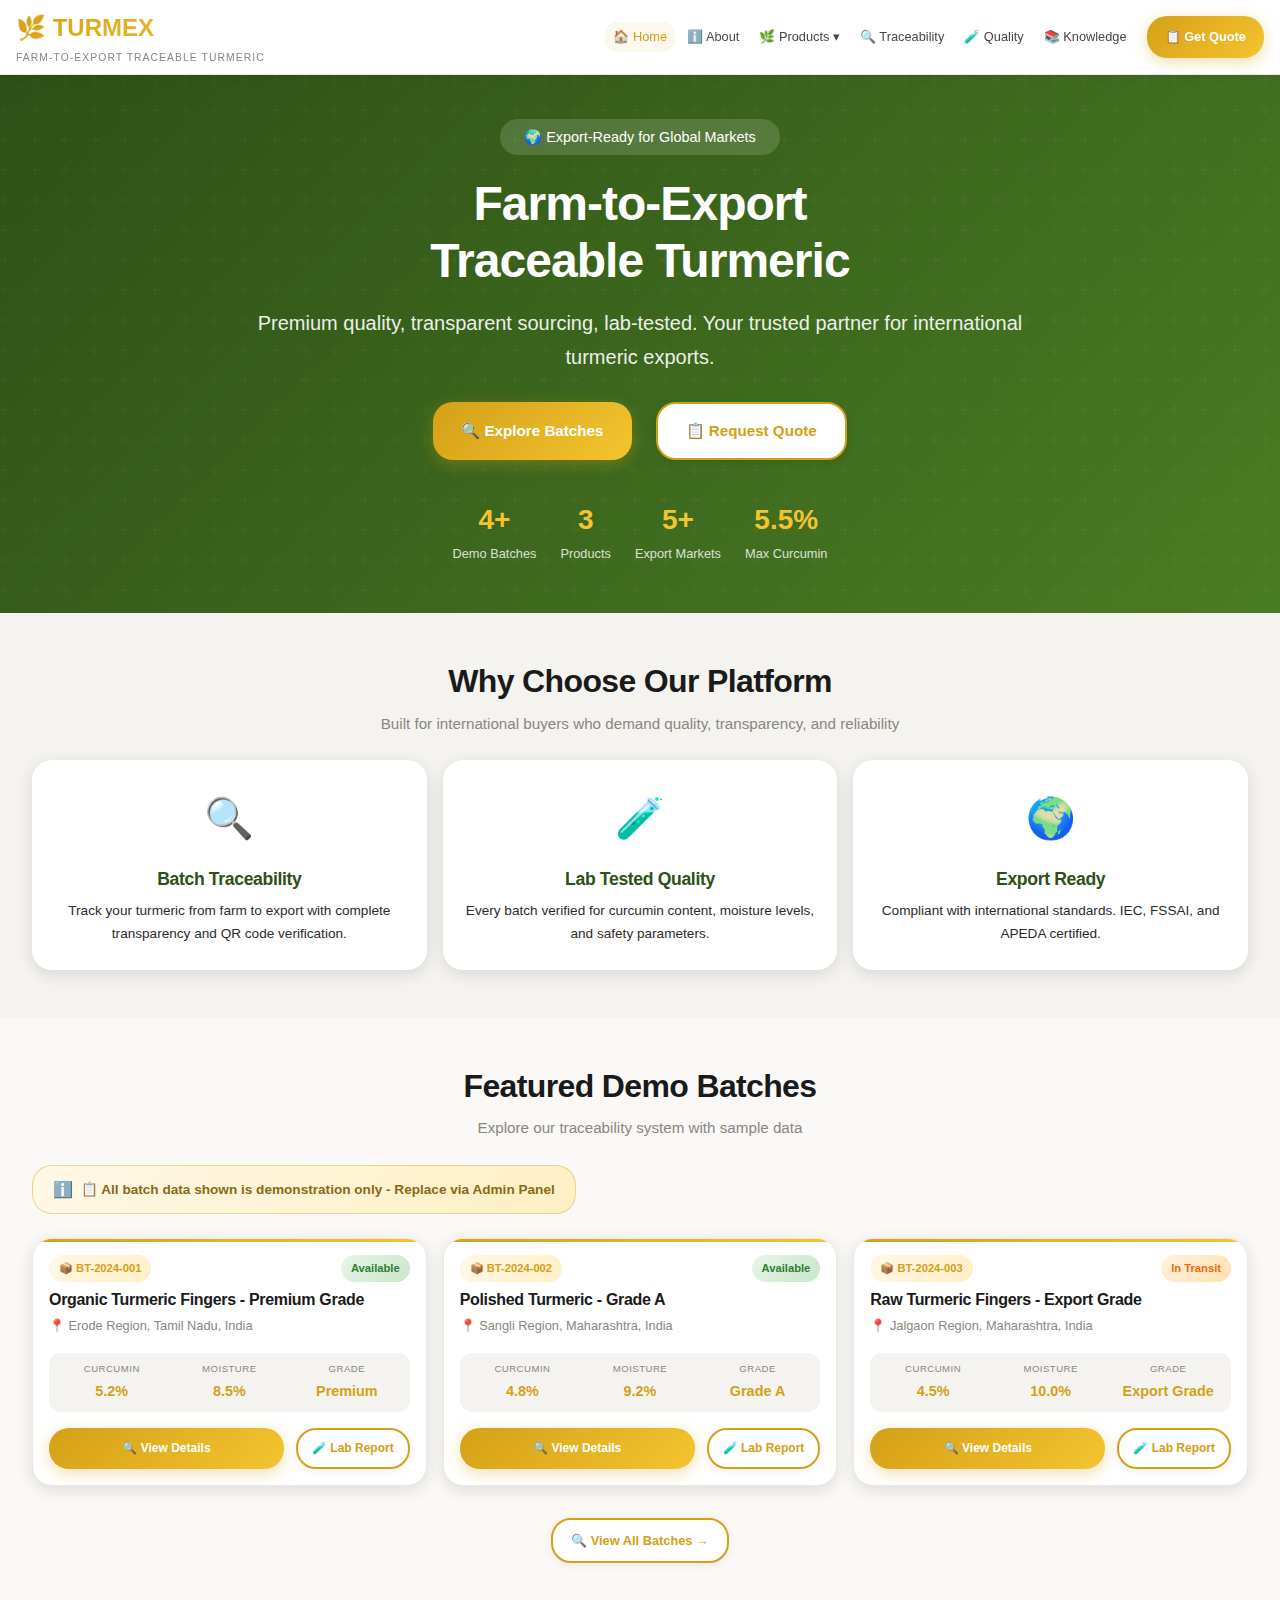
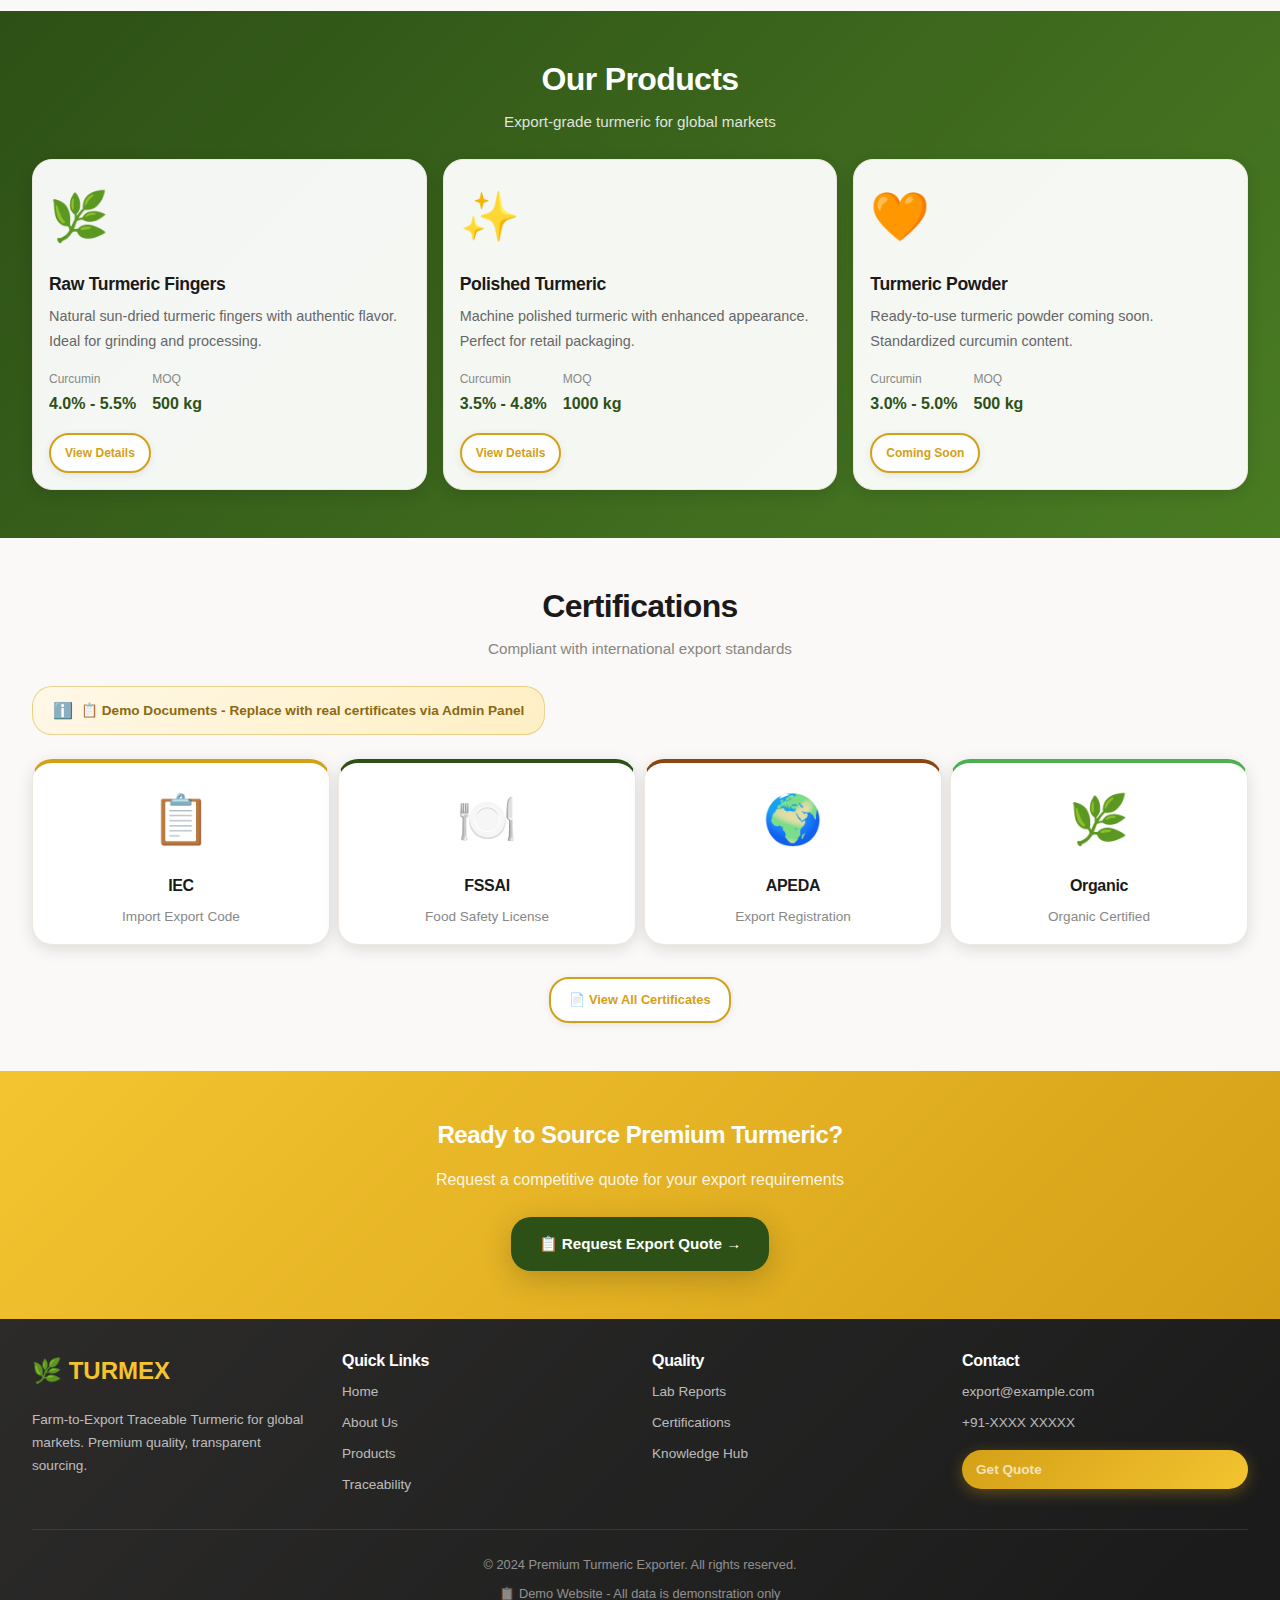
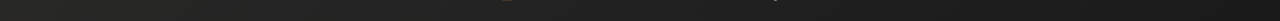
<file: index.html>
<!DOCTYPE html>
<html lang="en">
<head>
    <meta charset="UTF-8">
    <meta name="viewport" content="width=device-width, initial-scale=1.0">
    <title>Farm-to-Export Traceable Turmeric | Premium Exporter</title>
    <meta name="description" content="Premium B2B turmeric export platform offering farm-to-export traceability, lab-tested quality, and export-ready products for international buyers.">
    <link rel="stylesheet" href="css/styles.css">
</head>
<body>
    <!-- Header -->
    <header class="header">
        <div class="header-inner">
            <a href="index.html" class="logo">
                <span class="logo-text" id="company-logo-text">🌿 TURMEX</span>
                <span class="tagline" id="company-tagline">Farm-to-Export Traceable Turmeric</span>
            </a>
            
            <!-- Desktop Navigation -->
            <nav>
                <ul class="nav-menu">
                    <li class="nav-item"><a href="index.html" class="nav-link active">🏠 Home</a></li>
                    <li class="nav-item"><a href="about.html" class="nav-link">ℹ️ About</a></li>
                    <li class="nav-item">
                        <a href="products.html" class="nav-link">🌿 Products ▾</a>
                        <ul class="dropdown-menu">
                            <li><a href="products.html" class="dropdown-link">Raw Turmeric Fingers</a></li>
                            <li><a href="products.html" class="dropdown-link">Polished Turmeric</a></li>
                            <li><a href="products.html" class="dropdown-link">Turmeric Powder</a></li>
                        </ul>
                    </li>
                    <li class="nav-item"><a href="batch-traceability.html" class="nav-link">🔍 Traceability</a></li>
                    <li class="nav-item"><a href="quality-reports.html" class="nav-link">🧪 Quality</a></li>
                    <li class="nav-item"><a href="knowledge-hub.html" class="nav-link">📚 Knowledge</a></li>
                    <li class="nav-item nav-cta">
                        <a href="request-quote.html" class="btn btn-primary">📋 Get Quote</a>
                    </li>
                </ul>
            </nav>
            
            <!-- Hamburger Menu -->
            <button class="hamburger" onclick="toggleMobileNav()" aria-label="Toggle navigation">
                <span></span>
                <span></span>
                <span></span>
            </button>
        </div>
    </header>

    <!-- Mobile Navigation -->
    <div class="mobile-nav" id="mobileNav">
        <ul class="mobile-nav-list">
            <li class="mobile-nav-item">
                <a href="index.html" class="mobile-nav-link active">🏠 Home</a>
            </li>
            <li class="mobile-nav-item">
                <a href="about.html" class="mobile-nav-link">ℹ️ About Us</a>
            </li>
            <li class="mobile-nav-item">
                <a href="products.html" class="mobile-nav-link">🌿 Products</a>
            </li>
            <li class="mobile-nav-item">
                <a href="batch-traceability.html" class="mobile-nav-link">🔍 Batch Traceability</a>
            </li>
            <li class="mobile-nav-item">
                <a href="quality-reports.html" class="mobile-nav-link">🧪 Quality & Lab Reports</a>
            </li>
            <li class="mobile-nav-item">
                <a href="knowledge-hub.html" class="mobile-nav-link">📚 Knowledge Hub</a>
            </li>
            <li class="mobile-nav-item">
                <a href="request-quote.html" class="btn btn-primary mobile-nav-cta" style="width: 100%; justify-content: center;">📋 Request Quote</a>
            </li>
        </ul>
    </div>

    <!-- Hero Section -->
    <section class="hero">
        <div class="container">
            <div class="hero-content text-center">
                <div style="margin-bottom: 24px;">
                    <span style="background: rgba(255,255,255,0.15); padding: 10px 24px; border-radius: 50px; font-size: 0.9rem; font-weight: 500;">
                        🌍 Export-Ready for Global Markets
                    </span>
                </div>
                <h1>Farm-to-Export<br>Traceable Turmeric</h1>
                <p>Premium quality, transparent sourcing, lab-tested. Your trusted partner for international turmeric exports.</p>
                <div style="display: flex; gap: 16px; justify-content: center; flex-wrap: wrap;">
                    <a href="batch-traceability.html" class="btn btn-primary btn-large">🔍 Explore Batches</a>
                    <a href="request-quote.html" class="btn btn-secondary btn-large">📋 Request Quote</a>
                </div>
                
                <!-- Stats -->
                <div style="display: flex; justify-content: center; gap: 24px; margin-top: 32px; flex-wrap: wrap;">
                    <div>
                        <div style="font-size: 1.75rem; font-weight: 800; color: #F4C430;">4+</div>
                        <div style="font-size: 0.8rem; opacity: 0.8;">Demo Batches</div>
                    </div>
                    <div>
                        <div style="font-size: 1.75rem; font-weight: 800; color: #F4C430;">3</div>
                        <div style="font-size: 0.8rem; opacity: 0.8;">Products</div>
                    </div>
                    <div>
                        <div style="font-size: 1.75rem; font-weight: 800; color: #F4C430;">5+</div>
                        <div style="font-size: 0.8rem; opacity: 0.8;">Export Markets</div>
                    </div>
                    <div>
                        <div style="font-size: 1.75rem; font-weight: 800; color: #F4C430;">5.5%</div>
                        <div style="font-size: 0.8rem; opacity: 0.8;">Max Curcumin</div>
                    </div>
                </div>
            </div>
        </div>
    </section>

    <!-- Features Section -->
    <section class="section bg-light">
        <div class="container">
            <div class="section-title">
                <h2>Why Choose Our Platform</h2>
                <p>Built for international buyers who demand quality, transparency, and reliability</p>
            </div>
            <div class="grid-3" id="features-container">
                <!-- Features rendered by JavaScript -->
            </div>
        </div>
    </section>

    <!-- Featured Batches Section -->
    <section class="section">
        <div class="container">
            <div class="section-title">
                <h2>Featured Demo Batches</h2>
                <p>Explore our traceability system with sample data</p>
            </div>
            <div class="demo-badge">
                📋 All batch data shown is demonstration only - Replace via Admin Panel
            </div>
            <div class="grid-3" id="featured-batches">
                <!-- Batches rendered by JavaScript -->
            </div>
            <div class="text-center mt-xl">
                <a href="batch-traceability.html" class="btn btn-secondary">🔍 View All Batches →</a>
            </div>
        </div>
    </section>

    <!-- Products Preview -->
    <section class="section bg-secondary-color" style="background: linear-gradient(135deg, #2D5016 0%, #4A7C23 100%);">
        <div class="container">
            <div class="section-title">
                <h2 style="color: white;">Our Products</h2>
                <p style="color: rgba(255,255,255,0.85);">Export-grade turmeric for global markets</p>
            </div>
            <div class="grid-3">
                <div class="card" style="background: rgba(255,255,255,0.95);">
                    <div style="font-size: 3rem; margin-bottom: 16px;">🌿</div>
                    <h3>Raw Turmeric Fingers</h3>
                    <p style="color: #666; margin-bottom: 16px;">Natural sun-dried turmeric fingers with authentic flavor. Ideal for grinding and processing.</p>
                    <div style="display: flex; gap: 16px; flex-wrap: wrap; margin-bottom: 16px;">
                        <div>
                            <div style="font-size: 0.75rem; color: #888;">Curcumin</div>
                            <div style="font-weight: 700; color: #2D5016;">4.0% - 5.5%</div>
                        </div>
                        <div>
                            <div style="font-size: 0.75rem; color: #888;">MOQ</div>
                            <div style="font-weight: 700; color: #2D5016;">500 kg</div>
                        </div>
                    </div>
                    <a href="products.html" class="btn btn-secondary btn-small">View Details</a>
                </div>
                <div class="card" style="background: rgba(255,255,255,0.95);">
                    <div style="font-size: 3rem; margin-bottom: 16px;">✨</div>
                    <h3>Polished Turmeric</h3>
                    <p style="color: #666; margin-bottom: 16px;">Machine polished turmeric with enhanced appearance. Perfect for retail packaging.</p>
                    <div style="display: flex; gap: 16px; flex-wrap: wrap; margin-bottom: 16px;">
                        <div>
                            <div style="font-size: 0.75rem; color: #888;">Curcumin</div>
                            <div style="font-weight: 700; color: #2D5016;">3.5% - 4.8%</div>
                        </div>
                        <div>
                            <div style="font-size: 0.75rem; color: #888;">MOQ</div>
                            <div style="font-weight: 700; color: #2D5016;">1000 kg</div>
                        </div>
                    </div>
                    <a href="products.html" class="btn btn-secondary btn-small">View Details</a>
                </div>
                <div class="card" style="background: rgba(255,255,255,0.95);">
                    <div style="font-size: 3rem; margin-bottom: 16px;">🧡</div>
                    <h3>Turmeric Powder</h3>
                    <p style="color: #666; margin-bottom: 16px;">Ready-to-use turmeric powder coming soon. Standardized curcumin content.</p>
                    <div style="display: flex; gap: 16px; flex-wrap: wrap; margin-bottom: 16px;">
                        <div>
                            <div style="font-size: 0.75rem; color: #888;">Curcumin</div>
                            <div style="font-weight: 700; color: #2D5016;">3.0% - 5.0%</div>
                        </div>
                        <div>
                            <div style="font-size: 0.75rem; color: #888;">MOQ</div>
                            <div style="font-weight: 700; color: #2D5016;">500 kg</div>
                        </div>
                    </div>
                    <a href="products.html" class="btn btn-secondary btn-small">Coming Soon</a>
                </div>
            </div>
        </div>
    </section>

    <!-- Certifications Preview -->
    <section class="section">
        <div class="container">
            <div class="section-title">
                <h2>Certifications</h2>
                <p>Compliant with international export standards</p>
            </div>
            <div class="demo-badge">
                📋 Demo Documents - Replace with real certificates via Admin Panel
            </div>
            <div class="grid-4">
                <div class="card text-center" style="border-top: 4px solid #D4A017;">
                    <div style="font-size: 3rem; margin-bottom: 16px;">📋</div>
                    <h4 style="margin-bottom: 8px;">IEC</h4>
                    <p style="font-size: 0.85rem; color: #888;">Import Export Code</p>
                </div>
                <div class="card text-center" style="border-top: 4px solid #2D5016;">
                    <div style="font-size: 3rem; margin-bottom: 16px;">🍽️</div>
                    <h4 style="margin-bottom: 8px;">FSSAI</h4>
                    <p style="font-size: 0.85rem; color: #888;">Food Safety License</p>
                </div>
                <div class="card text-center" style="border-top: 4px solid #8B4513;">
                    <div style="font-size: 3rem; margin-bottom: 16px;">🌍</div>
                    <h4 style="margin-bottom: 8px;">APEDA</h4>
                    <p style="font-size: 0.85rem; color: #888;">Export Registration</p>
                </div>
                <div class="card text-center" style="border-top: 4px solid #4CAF50;">
                    <div style="font-size: 3rem; margin-bottom: 16px;">🌿</div>
                    <h4 style="margin-bottom: 8px;">Organic</h4>
                    <p style="font-size: 0.85rem; color: #888;">Organic Certified</p>
                </div>
            </div>
            <div class="text-center mt-xl">
                <a href="documents.html" class="btn btn-secondary">📄 View All Certificates</a>
            </div>
        </div>
    </section>

    <!-- CTA Section -->
    <section class="section" style="background: linear-gradient(135deg, #F4C430 0%, #D4A017 100%);">
        <div class="container text-center">
            <h2 style="color: white; font-size: 1.5rem; margin-bottom: 16px;">Ready to Source Premium Turmeric?</h2>
            <p style="color: rgba(255,255,255,0.9); font-size: 1rem; margin-bottom: 24px;">Request a competitive quote for your export requirements</p>
            <a href="request-quote.html" class="btn btn-large" style="background: #2D5016; color: white; box-shadow: 0 8px 30px rgba(0,0,0,0.2);">📋 Request Export Quote →</a>
        </div>
    </section>

    <!-- Footer -->
    <footer class="footer">
        <div class="container">
            <div class="footer-grid">
                <div class="footer-col">
                    <div style="font-size: 1.5rem; font-weight: 800; color: #F4C430; margin-bottom: 16px;">🌿 TURMEX</div>
                    <p style="color: rgba(255,255,255,0.7);">Farm-to-Export Traceable Turmeric for global markets. Premium quality, transparent sourcing.</p>
                </div>
                <div class="footer-col">
                    <h4>Quick Links</h4>
                    <a href="index.html">Home</a>
                    <a href="about.html">About Us</a>
                    <a href="products.html">Products</a>
                    <a href="batch-traceability.html">Traceability</a>
                </div>
                <div class="footer-col">
                    <h4>Quality</h4>
                    <a href="quality-reports.html">Lab Reports</a>
                    <a href="documents.html">Certifications</a>
                    <a href="knowledge-hub.html">Knowledge Hub</a>
                </div>
                <div class="footer-col">
                    <h4>Contact</h4>
                    <p style="color: rgba(255,255,255,0.7);" id="footer-email">export@example.com</p>
                    <p style="color: rgba(255,255,255,0.7);" id="footer-phone">+91-XXXX XXXXX</p>
                    <a href="request-quote.html" class="btn btn-primary btn-small" style="margin-top: 16px;">Get Quote</a>
                </div>
            </div>
            <div class="footer-bottom" style="border-top: 1px solid rgba(255,255,255,0.1); padding-top: 24px;">
                <p>&copy; 2024 <span id="footer-copyright-name">Premium Turmeric Exporter</span>. All rights reserved.</p>
                <p style="margin-top: 8px; font-size: 0.8rem; color: rgba(255,255,255,0.5);">📋 Demo Website - All data is demonstration only</p>
            </div>
        </div>
    </footer>

    <script src="js/data.js"></script>
    <script src="js/app.js"></script>
    <script>
        // Mobile Navigation Toggle
        function toggleMobileNav() {
            const hamburger = document.querySelector('.hamburger');
            const mobileNav = document.getElementById('mobileNav');
            const body = document.body;
            
            hamburger.classList.toggle('active');
            mobileNav.classList.toggle('active');
            
            // Prevent body scroll when mobile nav is open
            if (mobileNav.classList.contains('active')) {
                body.style.overflow = 'hidden';
            } else {
                body.style.overflow = '';
            }
        }

        // Close mobile nav when clicking on a link
        document.querySelectorAll('.mobile-nav-link').forEach(link => {
            link.addEventListener('click', function() {
                const hamburger = document.querySelector('.hamburger');
                const mobileNav = document.getElementById('mobileNav');
                const body = document.body;
                
                hamburger.classList.remove('active');
                mobileNav.classList.remove('active');
                body.style.overflow = '';
            });
        });

        // Close mobile nav when clicking outside
        document.addEventListener('click', function(event) {
            const mobileNav = document.getElementById('mobileNav');
            const hamburger = document.querySelector('.hamburger');
            const header = document.querySelector('.header');
            
            if (mobileNav.classList.contains('active') && 
                !mobileNav.contains(event.target) && 
                !hamburger.contains(event.target)) {
                const body = document.body;
                hamburger.classList.remove('active');
                mobileNav.classList.remove('active');
                body.style.overflow = '';
            }
        });

        // Close mobile nav on escape key
        document.addEventListener('keydown', function(event) {
            if (event.key === 'Escape') {
                const hamburger = document.querySelector('.hamburger');
                const mobileNav = document.getElementById('mobileNav');
                const body = document.body;
                
                hamburger.classList.remove('active');
                mobileNav.classList.remove('active');
                body.style.overflow = '';
            }
        });
    </script>
</body>
</html>
</file>
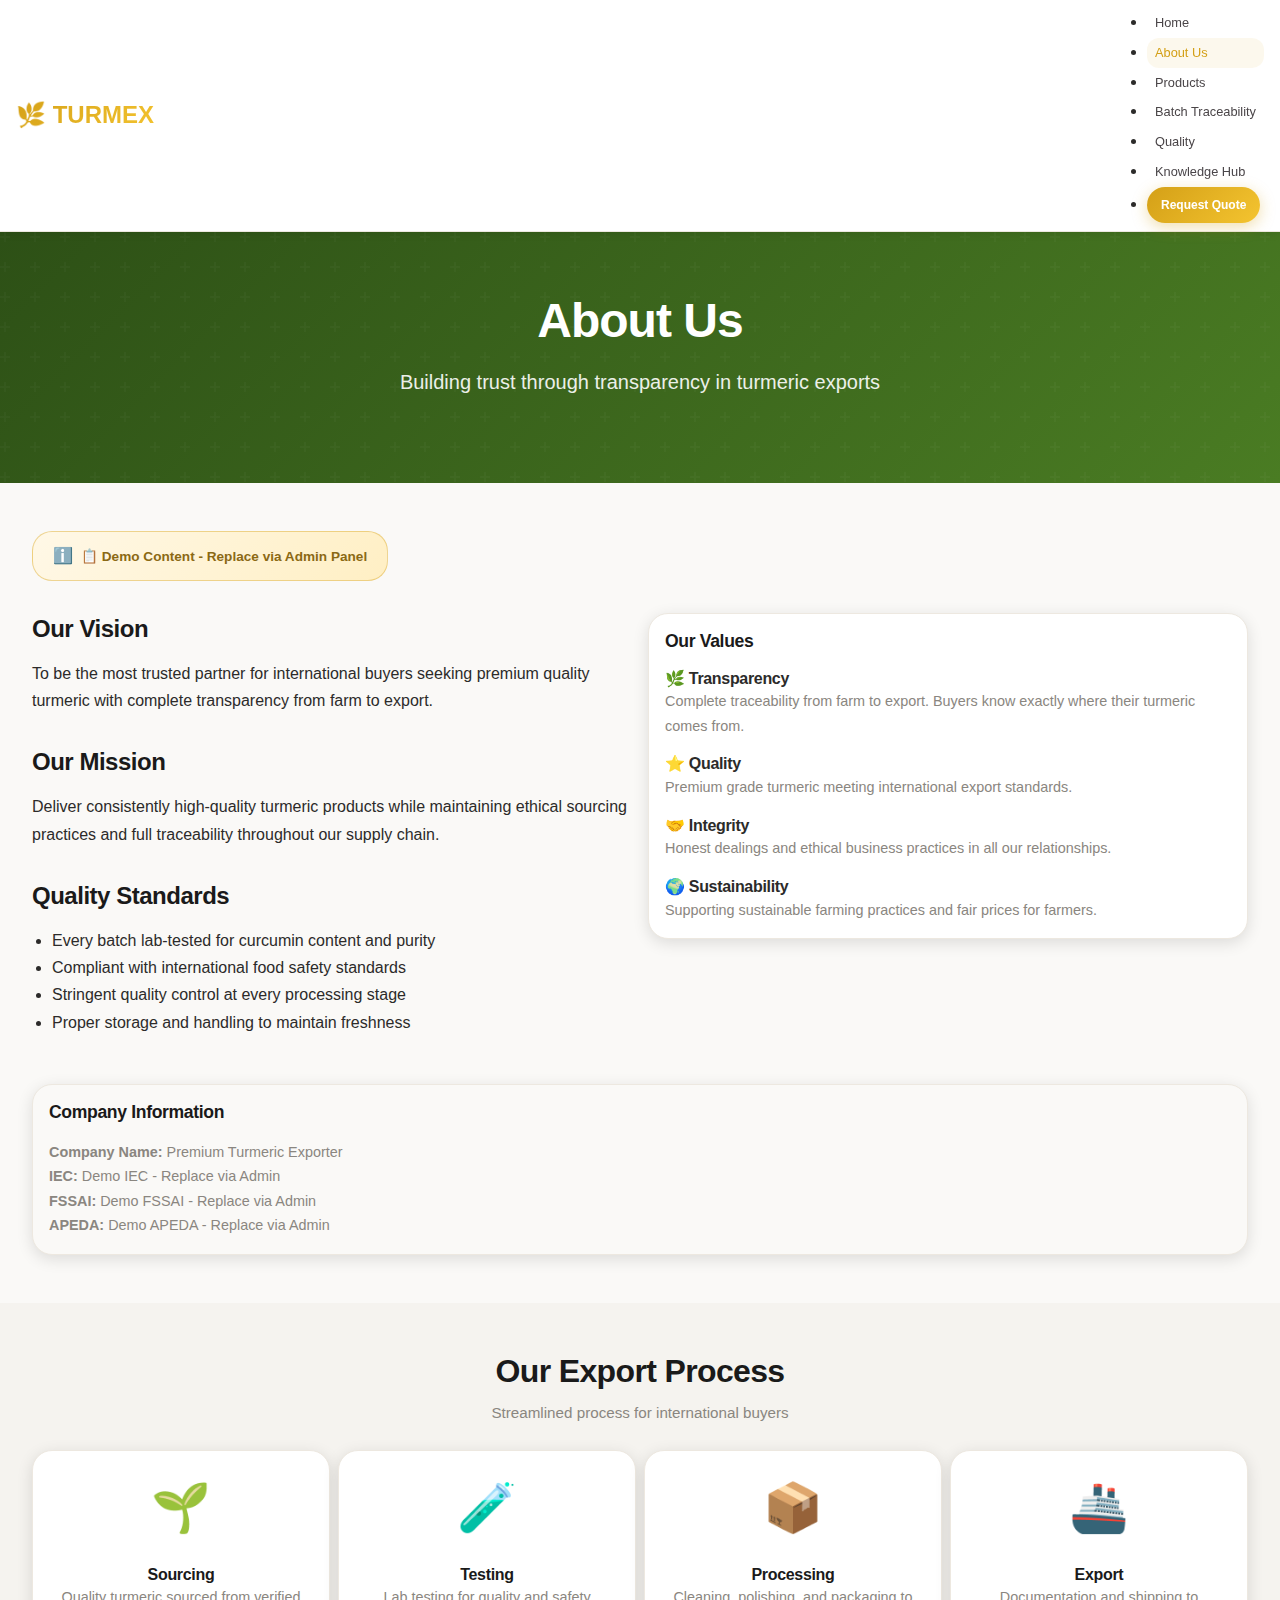
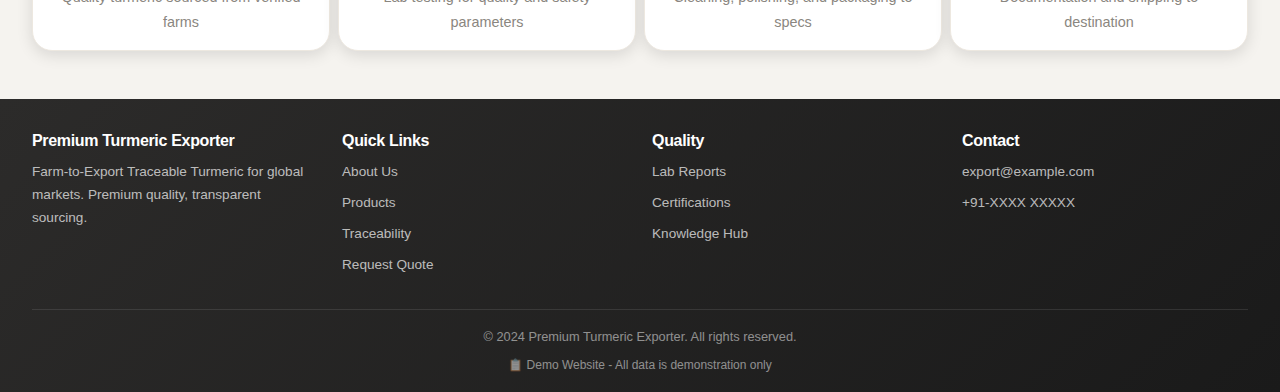
<file: about.html>
<!DOCTYPE html>
<html lang="en">
<head>
    <meta charset="UTF-8">
    <meta name="viewport" content="width=device-width, initial-scale=1.0">
    <title>About Us | Premium Turmeric Export Platform</title>
    <meta name="description" content="Learn about our commitment to premium quality, ethical sourcing, and transparent turmeric exports.">
    <link rel="stylesheet" href="css/styles.css">
</head>
<body>
    <!-- Header -->
    <header class="header">
        <div class="header-inner">
            <a href="index.html" class="logo">
                <span class="logo-text" id="company-logo-text">TURMEX</span>
            </a>
            <nav>
                <ul class="nav">
                    <li class="nav-item"><a href="index.html" class="nav-link">Home</a></li>
                    <li class="nav-item"><a href="about.html" class="nav-link active">About Us</a></li>
                    <li class="nav-item"><a href="products.html" class="nav-link">Products</a></li>
                    <li class="nav-item"><a href="batch-traceability.html" class="nav-link">Batch Traceability</a></li>
                    <li class="nav-item"><a href="quality-reports.html" class="nav-link">Quality</a></li>
                    <li class="nav-item"><a href="knowledge-hub.html" class="nav-link">Knowledge Hub</a></li>
                    <li class="nav-item"><a href="request-quote.html" class="btn btn-primary btn-small">Request Quote</a></li>
                </ul>
            </nav>
        </div>
    </header>

    <!-- Page Header -->
    <section class="hero" style="padding: 60px 0;">
        <div class="container">
            <div class="text-center">
                <h1>About Us</h1>
                <p>Building trust through transparency in turmeric exports</p>
            </div>
        </div>
    </section>

    <!-- Main Content -->
    <section class="section">
        <div class="container">
            <div class="demo-badge" style="margin-bottom: 32px;">
                📋 Demo Content - Replace via Admin Panel
            </div>
            
            <div class="grid-2">
                <div>
                    <h2 style="margin-bottom: 16px;">Our Vision</h2>
                    <p style="margin-bottom: 16px;">To be the most trusted partner for international buyers seeking premium quality turmeric with complete transparency from farm to export.</p>
                    
                    <h2 style="margin-bottom: 16px; margin-top: 32px;">Our Mission</h2>
                    <p style="margin-bottom: 16px;">Deliver consistently high-quality turmeric products while maintaining ethical sourcing practices and full traceability throughout our supply chain.</p>
                    
                    <h2 style="margin-bottom: 16px; margin-top: 32px;">Quality Standards</h2>
                    <ul style="margin-left: 20px; margin-bottom: 16px;">
                        <li>Every batch lab-tested for curcumin content and purity</li>
                        <li>Compliant with international food safety standards</li>
                        <li>Stringent quality control at every processing stage</li>
                        <li>Proper storage and handling to maintain freshness</li>
                    </ul>
                </div>
                <div>
                    <div class="card">
                        <h3 style="margin-bottom: 16px;">Our Values</h3>
                        <div style="margin-bottom: 16px;">
                            <h4 style="color: var(--primary-color);">🌿 Transparency</h4>
                            <p>Complete traceability from farm to export. Buyers know exactly where their turmeric comes from.</p>
                        </div>
                        <div style="margin-bottom: 16px;">
                            <h4 style="color: var(--primary-color);">⭐ Quality</h4>
                            <p>Premium grade turmeric meeting international export standards.</p>
                        </div>
                        <div style="margin-bottom: 16px;">
                            <h4 style="color: var(--primary-color);">🤝 Integrity</h4>
                            <p>Honest dealings and ethical business practices in all our relationships.</p>
                        </div>
                        <div>
                            <h4 style="color: var(--primary-color);">🌍 Sustainability</h4>
                            <p>Supporting sustainable farming practices and fair prices for farmers.</p>
                        </div>
                    </div>
                </div>
            </div>

            <!-- Company Info -->
            <div class="card mt-xl" style="background: var(--off-white);">
                <h3 style="margin-bottom: 16px;">Company Information</h3>
                <p><strong>Company Name:</strong> <span id="about-company-name">Premium Turmeric Exporter</span></p>
                <p><strong>IEC:</strong> Demo IEC - Replace via Admin</p>
                <p><strong>FSSAI:</strong> Demo FSSAI - Replace via Admin</p>
                <p><strong>APEDA:</strong> Demo APEDA - Replace via Admin</p>
            </div>
        </div>
    </section>

    <!-- Process Section -->
    <section class="section bg-light">
        <div class="container">
            <div class="section-title">
                <h2>Our Export Process</h2>
                <p>Streamlined process for international buyers</p>
            </div>
            <div class="grid-4">
                <div class="card text-center">
                    <div style="font-size: 48px; margin-bottom: 16px;">🌱</div>
                    <h4>Sourcing</h4>
                    <p>Quality turmeric sourced from verified farms</p>
                </div>
                <div class="card text-center">
                    <div style="font-size: 48px; margin-bottom: 16px;">🧪</div>
                    <h4>Testing</h4>
                    <p>Lab testing for quality and safety parameters</p>
                </div>
                <div class="card text-center">
                    <div style="font-size: 48px; margin-bottom: 16px;">📦</div>
                    <h4>Processing</h4>
                    <p>Cleaning, polishing, and packaging to specs</p>
                </div>
                <div class="card text-center">
                    <div style="font-size: 48px; margin-bottom: 16px;">🚢</div>
                    <h4>Export</h4>
                    <p>Documentation and shipping to destination</p>
                </div>
            </div>
        </div>
    </section>

    <!-- Footer -->
    <footer class="footer">
        <div class="container">
            <div class="footer-grid">
                <div class="footer-col">
                    <h4 id="footer-company">Premium Turmeric Exporter</h4>
                    <p>Farm-to-Export Traceable Turmeric for global markets. Premium quality, transparent sourcing.</p>
                </div>
                <div class="footer-col">
                    <h4>Quick Links</h4>
                    <a href="about.html">About Us</a>
                    <a href="products.html">Products</a>
                    <a href="batch-traceability.html">Traceability</a>
                    <a href="request-quote.html">Request Quote</a>
                </div>
                <div class="footer-col">
                    <h4>Quality</h4>
                    <a href="quality-reports.html">Lab Reports</a>
                    <a href="documents.html">Certifications</a>
                    <a href="knowledge-hub.html">Knowledge Hub</a>
                </div>
                <div class="footer-col">
                    <h4>Contact</h4>
                    <p id="footer-email">export@example.com</p>
                    <p id="footer-phone">+91-XXXX XXXXX</p>
                </div>
            </div>
            <div class="footer-bottom">
                <p>&copy; 2024 <span id="footer-copyright-name">Premium Turmeric Exporter</span>. All rights reserved.</p>
                <p style="margin-top: 8px; font-size: 12px;">📋 Demo Website - All data is demonstration only</p>
            </div>
        </div>
    </footer>

    <script src="js/data.js"></script>
    <script src="js/app.js"></script>
</body>
</html>
</file>
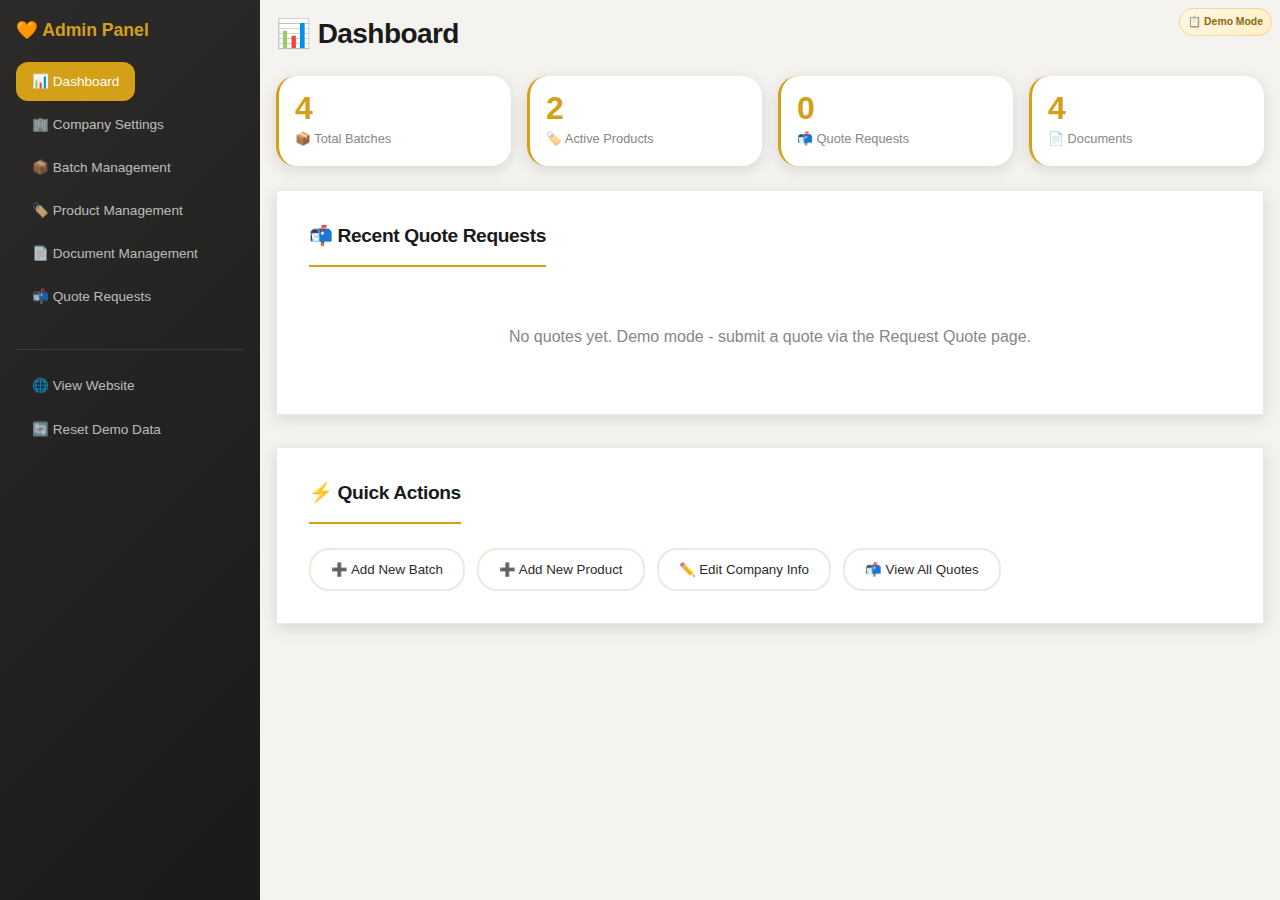
<file: admin.html>
<!DOCTYPE html>
<html lang="en">
<head>
    <meta charset="UTF-8">
    <meta name="viewport" content="width=device-width, initial-scale=1.0">
    <title>Admin Panel | Turmeric Export Platform</title>
    <meta name="description" content="Admin panel for managing turmeric export platform content, batches, products, and quotes.">
    <link rel="stylesheet" href="css/styles.css">
    <style>
        /* Admin-specific styles */
        .admin-container {
            max-width: 1400px;
            margin: 0 auto;
        }
        
        .admin-header-actions {
            display: flex;
            gap: 12px;
            align-items: center;
        }
        
        .batch-manage-item,
        .product-manage-item,
        .document-manage-item,
        .quote-manage-item {
            display: flex;
            justify-content: space-between;
            align-items: center;
            padding: 16px;
            border: 1px solid var(--light-beige);
            border-radius: var(--radius-lg);
            margin-bottom: 12px;
            background: var(--white);
            box-shadow: var(--shadow-soft);
            transition: all var(--transition-fast);
        }
        
        .batch-manage-item:hover,
        .product-manage-item:hover,
        .document-manage-item:hover,
        .quote-manage-item:hover {
            box-shadow: var(--shadow-md);
            transform: translateX(4px);
        }
        
        .batch-manage-info h4,
        .product-manage-info h4,
        .document-manage-info h4,
        .quote-manage-info h4 {
            margin-bottom: 4px;
            color: var(--primary);
            font-size: 1rem;
        }
        
        .batch-manage-info p,
        .product-manage-info p,
        .document-manage-info p,
        .quote-manage-info p {
            font-size: 0.85rem;
            color: var(--medium-gray);
            margin-bottom: 4px;
        }
        
        .batch-manage-actions,
        .product-manage-actions,
        .document-manage-actions,
        .quote-manage-actions {
            display: flex;
            gap: 8px;
        }
        
        .quote-manage-item {
            flex-wrap: wrap;
        }
        
        .quote-manage-status {
            display: flex;
            align-items: center;
            gap: 16px;
        }
        
        .valid-until {
            font-size: 0.8rem;
            color: var(--medium-gray);
        }
        
        .quote-date {
            font-size: 0.8rem;
            color: var(--medium-gray);
        }
        
        .empty-message {
            text-align: center;
            padding: 32px;
            color: var(--medium-gray);
        }
        
        .form-modal {
            display: none;
            position: fixed;
            top: 0;
            left: 0;
            width: 100%;
            height: 100%;
            background: rgba(0, 0, 0, 0.6);
            backdrop-filter: blur(8px);
            z-index: 2000;
            align-items: center;
            justify-content: center;
            padding: var(--space-xl);
        }
        
        .form-modal.active {
            display: flex;
        }
        
        .form-modal-content {
            background: var(--white);
            border-radius: var(--radius-xl);
            padding: var(--space-xxl);
            max-width: 650px;
            width: 100%;
            max-height: 85vh;
            overflow-y: auto;
            box-shadow: var(--shadow-xl);
        }
        
        .form-modal-header {
            display: flex;
            justify-content: space-between;
            align-items: center;
            margin-bottom: var(--space-xl);
        }
        
        .form-modal-close {
            font-size: 2rem;
            cursor: pointer;
            color: var(--medium-gray);
            transition: color var(--transition-fast);
        }
        
        .form-modal-close:hover {
            color: var(--charcoal);
        }
        
        .dashboard-section {
            background: var(--white);
            border-radius: var(--radius-xl);
            padding: var(--space-xl);
            box-shadow: var(--shadow-md);
            margin-bottom: var(--space-xl);
            border: 1px solid var(--light-beige);
        }
        
        .dashboard-section h3 {
            margin-bottom: var(--space-lg);
            padding-bottom: var(--space-md);
            border-bottom: 2px solid var(--primary);
            display: inline-block;
            font-size: 1.2rem;
        }
        
        .recent-activity {
            max-height: 350px;
            overflow-y: auto;
        }
        
        .quick-action-btn {
            display: inline-flex;
            align-items: center;
            gap: 8px;
            padding: 12px 20px;
            background: var(--white);
            border: 2px solid var(--light-beige);
            border-radius: var(--radius-lg);
            color: var(--charcoal);
            font-weight: 500;
            cursor: pointer;
            transition: all var(--transition-fast);
        }
        
        .quick-action-btn:hover {
            border-color: var(--primary);
            color: var(--primary);
            transform: translateY(-2px);
        }
        
        .stats-card {
            background: linear-gradient(135deg, var(--white) 0%, var(--cream) 100%);
        }
    </style>
</head>
<body>
    <div class="admin-layout">
        <!-- Admin Sidebar -->
        <aside class="admin-sidebar">
            <div class="admin-logo">🧡 Admin Panel</div>
            <nav>
                <ul class="admin-nav">
                    <li class="admin-nav-item">
                        <a href="#" class="admin-nav-link active" data-section="dashboard">
                            📊 Dashboard
                        </a>
                    </li>
                    <li class="admin-nav-item">
                        <a href="#" class="admin-nav-link" data-section="company">
                            🏢 Company Settings
                        </a>
                    </li>
                    <li class="admin-nav-item">
                        <a href="#" class="admin-nav-link" data-section="batches">
                            📦 Batch Management
                        </a>
                    </li>
                    <li class="admin-nav-item">
                        <a href="#" class="admin-nav-link" data-section="products">
                            🏷️ Product Management
                        </a>
                    </li>
                    <li class="admin-nav-item">
                        <a href="#" class="admin-nav-link" data-section="documents">
                            📄 Document Management
                        </a>
                    </li>
                    <li class="admin-nav-item">
                        <a href="#" class="admin-nav-link" data-section="quotes">
                            📬 Quote Requests
                        </a>
                    </li>
                </ul>
            </nav>
            <div style="margin-top: 32px; padding-top: 16px; border-top: 1px solid rgba(255,255,255,0.1);">
                <a href="index.html" class="admin-nav-link" style="margin-bottom: 8px;">
                    🌐 View Website
                </a>
                <button class="admin-nav-link" style="width: 100%; cursor: pointer; background: none; border: none;" onclick="resetDemoData()">
                    🔄 Reset Demo Data
                </button>
            </div>
        </aside>

        <!-- Admin Content -->
        <main class="admin-content">
            <div class="admin-container">
                <!-- Dashboard Section -->
                <section id="section-dashboard" class="admin-section active">
                    <div class="admin-header">
                        <h1>📊 Dashboard</h1>
                        <div class="admin-header-actions">
                            <span class="demo-badge-small">📋 Demo Mode</span>
                        </div>
                    </div>
                    
                    <div class="stats-grid">
                        <div class="stat-card">
                            <div class="stat-value" id="stat-batches">0</div>
                            <div class="stat-label">📦 Total Batches</div>
                        </div>
                        <div class="stat-card">
                            <div class="stat-value" id="stat-products">0</div>
                            <div class="stat-label">🏷️ Active Products</div>
                        </div>
                        <div class="stat-card">
                            <div class="stat-value" id="stat-quotes">0</div>
                            <div class="stat-label">📬 Quote Requests</div>
                        </div>
                        <div class="stat-card">
                            <div class="stat-value" id="stat-documents">0</div>
                            <div class="stat-label">📄 Documents</div>
                        </div>
                    </div>
                    
                    <div class="dashboard-section">
                        <h3>📬 Recent Quote Requests</h3>
                        <div id="recent-quotes" class="recent-activity">
                            <p class="empty-message">
                                <span style="font-size: 2rem; display: block; margin-bottom: 8px;">📭</span>
                                No quotes yet.<br>
                                <small>Demo mode - submit a quote via the Request Quote page.</small>
                            </p>
                        </div>
                    </div>
                    
                    <div class="dashboard-section">
                        <h3>⚡ Quick Actions</h3>
                        <div style="display: flex; gap: 12px; flex-wrap: wrap;">
                            <button class="quick-action-btn" onclick="showSection('batches')">
                                ➕ Add New Batch
                            </button>
                            <button class="quick-action-btn" onclick="showSection('products')">
                                ➕ Add New Product
                            </button>
                            <button class="quick-action-btn" onclick="showSection('company')">
                                ✏️ Edit Company Info
                            </button>
                            <button class="quick-action-btn" onclick="showSection('quotes')">
                                📬 View All Quotes
                            </button>
                        </div>
                    </div>
                </section>

                <!-- Company Settings Section -->
                <section id="section-company" class="admin-section">
                    <div class="admin-header">
                        <h1>🏢 Company Settings</h1>
                        <span class="demo-badge-small">📋 Demo Mode</span>
                    </div>
                    
                    <div class="dashboard-section">
                        <h3>🏷️ Brand Information</h3>
                        <p style="margin-bottom: 24px; color: var(--medium-gray);">Update your company details - these will appear across the website.</p>
                        <form id="company-settings-form">
                            <!-- Form rendered by JavaScript -->
                        </form>
                    </div>
                </section>

                <!-- Batch Management Section -->
                <section id="section-batches" class="admin-section">
                    <div class="admin-header">
                        <h1>📦 Batch Management</h1>
                        <div class="admin-header-actions">
                            <button class="btn btn-primary" onclick="showAddBatchForm()">➕ Add New Batch</button>
                        </div>
                    </div>
                    
                    <div class="dashboard-section">
                        <h3>📋 All Batches</h3>
                        <p style="margin-bottom: 16px; color: var(--medium-gray);">Manage your traceability batches here.</p>
                        <div id="batches-list-admin">
                            <!-- Batches list rendered by JavaScript -->
                        </div>
                    </div>
                </section>

                <!-- Product Management Section -->
                <section id="section-products" class="admin-section">
                    <div class="admin-header">
                        <h1>🏷️ Product Management</h1>
                        <div class="admin-header-actions">
                            <button class="btn btn-primary" onclick="showAddProductForm()">➕ Add New Product</button>
                        </div>
                    </div>
                    
                    <div class="dashboard-section">
                        <h3>📦 All Products</h3>
                        <p style="margin-bottom: 16px; color: var(--medium-gray);">Manage your product catalog here.</p>
                        <div id="products-list-admin">
                            <!-- Products list rendered by JavaScript -->
                        </div>
                    </div>
                </section>

                <!-- Document Management Section -->
                <section id="section-documents" class="admin-section">
                    <div class="admin-header">
                        <h1>📄 Document Management</h1>
                        <span class="demo-badge-small">📋 Demo Mode</span>
                    </div>
                    
                    <div class="dashboard-section">
                        <h3>🏆 Certificates & Documents</h3>
                        <p style="margin-bottom: 16px; color: var(--medium-gray);">Upload and manage export certificates and documents.</p>
                        <div id="documents-list-admin">
                            <!-- Documents list rendered by JavaScript -->
                        </div>
                    </div>
                </section>

                <!-- Quotes Management Section -->
                <section id="section-quotes" class="admin-section">
                    <div class="admin-header">
                        <h1>📬 Quote Requests</h1>
                        <span class="demo-badge-small">📋 Demo Mode</span>
                    </div>
                    
                    <div class="dashboard-section">
                        <h3>📧 All Quote Inquiries</h3>
                        <p style="margin-bottom: 16px; color: var(--medium-gray);">View and manage buyer quote requests.</p>
                        <div id="quotes-list-admin">
                            <!-- Quotes list rendered by JavaScript -->
                        </div>
                    </div>
                </section>
            </div>
        </main>
    </div>

    <!-- Batch Form Modal -->
    <div id="batch-form-modal" class="form-modal">
        <div class="form-modal-content">
            <div class="form-modal-header">
                <h3>📦 Batch Form</h3>
                <span class="form-modal-close" onclick="closeBatchForm()">&times;</span>
            </div>
            <div id="batch-form">
                <!-- Form rendered by JavaScript -->
            </div>
        </div>
    </div>

    <!-- Product Form Modal -->
    <div id="product-form-modal" class="form-modal">
        <div class="form-modal-content">
            <div class="form-modal-header">
                <h3>🏷️ Product Form</h3>
                <span class="form-modal-close" onclick="closeProductForm()">&times;</span>
            </div>
            <div id="product-form">
                <!-- Form rendered by JavaScript -->
            </div>
        </div>
    </div>

    <!-- Document Form Modal -->
    <div id="document-form-modal" class="form-modal">
        <div class="form-modal-content">
            <div class="form-modal-header">
                <h3>📄 Document Form</h3>
                <span class="form-modal-close" onclick="closeDocumentForm()">&times;</span>
            </div>
            <div id="document-form">
                <!-- Form rendered by JavaScript -->
            </div>
        </div>
    </div>

    <script src="js/data.js"></script>
    <script src="js/admin.js"></script>
    <script>
        // Initialize admin panel on load
        document.addEventListener('DOMContentLoaded', function() {
            // Add click handlers to nav items
            document.querySelectorAll('.admin-nav-link[data-section]').forEach(link => {
                link.addEventListener('click', function(e) {
                    e.preventDefault();
                    const section = this.getAttribute('data-section');
                    showSection(section);
                });
            });
        });
    </script>
</body>
</html>
</file>
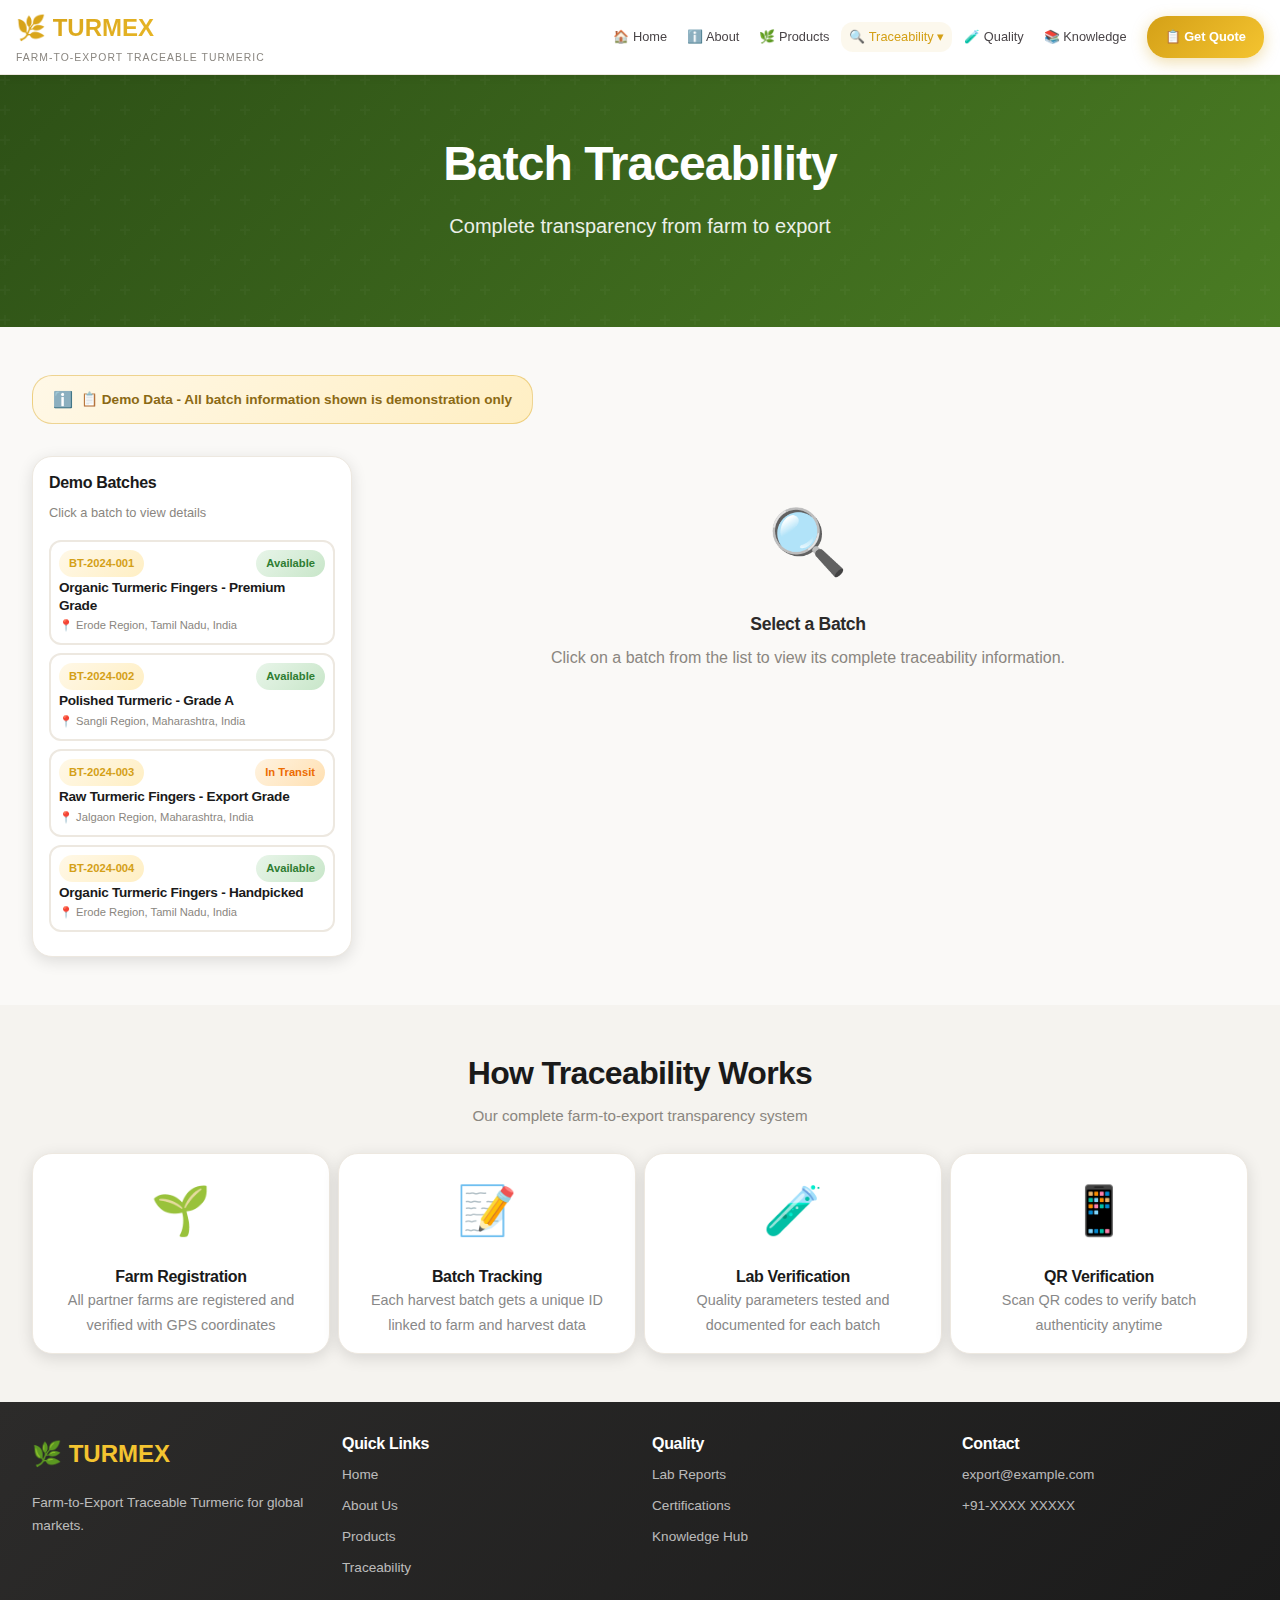
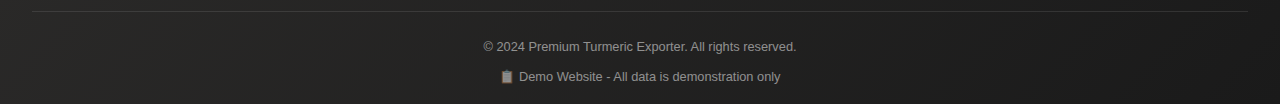
<file: batch-traceability.html>
<!DOCTYPE html>
<html lang="en">
<head>
    <meta charset="UTF-8">
    <meta name="viewport" content="width=device-width, initial-scale=1.0">
    <title>Batch Traceability | Premium Turmeric Export Platform</title>
    <meta name="description" content="Track turmeric batches from farm to export with complete transparency and traceability.">
    <link rel="stylesheet" href="css/styles.css">
</head>
<body>
    <!-- Header -->
    <header class="header">
        <div class="header-inner">
            <a href="index.html" class="logo">
                <span class="logo-text" id="company-logo-text">🌿 TURMEX</span>
                <span class="tagline" id="company-tagline">Farm-to-Export Traceable Turmeric</span>
            </a>
            
            <!-- Desktop Navigation -->
            <nav>
                <ul class="nav-menu">
                    <li class="nav-item"><a href="index.html" class="nav-link">🏠 Home</a></li>
                    <li class="nav-item"><a href="about.html" class="nav-link">ℹ️ About</a></li>
                    <li class="nav-item"><a href="products.html" class="nav-link">🌿 Products</a></li>
                    <li class="nav-item"><a href="batch-traceability.html" class="nav-link active">🔍 Traceability ▾</a>
                        <ul class="dropdown-menu">
                            <li><a href="batch-traceability.html" class="dropdown-link">View All Batches</a></li>
                            <li><a href="quality-reports.html" class="dropdown-link">Lab Reports</a></li>
                        </ul>
                    </li>
                    <li class="nav-item"><a href="quality-reports.html" class="nav-link">🧪 Quality</a></li>
                    <li class="nav-item"><a href="knowledge-hub.html" class="nav-link">📚 Knowledge</a></li>
                    <li class="nav-item nav-cta">
                        <a href="request-quote.html" class="btn btn-primary">📋 Get Quote</a>
                    </li>
                </ul>
            </nav>
            
            <!-- Hamburger Menu -->
            <button class="hamburger" onclick="toggleMobileNav()" aria-label="Toggle navigation">
                <span></span>
                <span></span>
                <span></span>
            </button>
        </div>
    </header>

    <!-- Mobile Navigation -->
    <div class="mobile-nav" id="mobileNav">
        <ul class="mobile-nav-list">
            <li class="mobile-nav-item">
                <a href="index.html" class="mobile-nav-link">🏠 Home</a>
            </li>
            <li class="mobile-nav-item">
                <a href="about.html" class="mobile-nav-link">ℹ️ About Us</a>
            </li>
            <li class="mobile-nav-item">
                <a href="products.html" class="mobile-nav-link">🌿 Products</a>
            </li>
            <li class="mobile-nav-item">
                <a href="batch-traceability.html" class="mobile-nav-link active">🔍 Batch Traceability</a>
            </li>
            <li class="mobile-nav-item">
                <a href="quality-reports.html" class="mobile-nav-link">🧪 Quality & Lab Reports</a>
            </li>
            <li class="mobile-nav-item">
                <a href="knowledge-hub.html" class="mobile-nav-link">📚 Knowledge Hub</a>
            </li>
            <li class="mobile-nav-item">
                <a href="request-quote.html" class="btn btn-primary mobile-nav-cta" style="width: 100%; justify-content: center;">📋 Request Quote</a>
            </li>
        </ul>
    </div>

    <!-- Page Header -->
    <section class="hero" style="padding: 60px 0;">
        <div class="container">
            <div class="text-center">
                <h1>Batch Traceability</h1>
                <p>Complete transparency from farm to export</p>
            </div>
        </div>
    </section>

    <!-- Main Content -->
    <section class="section">
        <div class="container">
            <div class="demo-badge" style="margin-bottom: 32px;">
                📋 Demo Data - All batch information shown is demonstration only
            </div>
            
            <div class="batch-traceability-grid">
                <!-- Batches List Sidebar -->
                <div class="batch-list-sidebar">
                    <h3>Demo Batches</h3>
                    <p>Click a batch to view details</p>
                    <div id="batches-list">
                        <!-- Batches rendered by JavaScript -->
                    </div>
                </div>
                
                <!-- Batch Detail View -->
                <div id="batch-detail">
                    <div class="empty-state">
                        <div style="font-size: 4rem; margin-bottom: 16px;">🔍</div>
                        <h3>Select a Batch</h3>
                        <p>Click on a batch from the list to view its complete traceability information.</p>
                    </div>
                </div>
            </div>
        </div>
    </section>

    <!-- Traceability Info -->
    <section class="section bg-light">
        <div class="container">
            <div class="section-title">
                <h2>How Traceability Works</h2>
                <p>Our complete farm-to-export transparency system</p>
            </div>
            <div class="grid-4">
                <div class="card text-center">
                    <div style="font-size: 3rem; margin-bottom: 16px;">🌱</div>
                    <h4>Farm Registration</h4>
                    <p style="color: #888; font-size: 0.9rem;">All partner farms are registered and verified with GPS coordinates</p>
                </div>
                <div class="card text-center">
                    <div style="font-size: 3rem; margin-bottom: 16px;">📝</div>
                    <h4>Batch Tracking</h4>
                    <p style="color: #888; font-size: 0.9rem;">Each harvest batch gets a unique ID linked to farm and harvest data</p>
                </div>
                <div class="card text-center">
                    <div style="font-size: 3rem; margin-bottom: 16px;">🧪</div>
                    <h4>Lab Verification</h4>
                    <p style="color: #888; font-size: 0.9rem;">Quality parameters tested and documented for each batch</p>
                </div>
                <div class="card text-center">
                    <div style="font-size: 3rem; margin-bottom: 16px;">📱</div>
                    <h4>QR Verification</h4>
                    <p style="color: #888; font-size: 0.9rem;">Scan QR codes to verify batch authenticity anytime</p>
                </div>
            </div>
        </div>
    </section>

    <!-- Footer -->
    <footer class="footer">
        <div class="container">
            <div class="footer-grid">
                <div class="footer-col">
                    <div style="font-size: 1.5rem; font-weight: 800; color: #F4C430; margin-bottom: 16px;">🌿 TURMEX</div>
                    <p style="color: rgba(255,255,255,0.7);">Farm-to-Export Traceable Turmeric for global markets.</p>
                </div>
                <div class="footer-col">
                    <h4>Quick Links</h4>
                    <a href="index.html">Home</a>
                    <a href="about.html">About Us</a>
                    <a href="products.html">Products</a>
                    <a href="batch-traceability.html">Traceability</a>
                </div>
                <div class="footer-col">
                    <h4>Quality</h4>
                    <a href="quality-reports.html">Lab Reports</a>
                    <a href="documents.html">Certifications</a>
                    <a href="knowledge-hub.html">Knowledge Hub</a>
                </div>
                <div class="footer-col">
                    <h4>Contact</h4>
                    <p style="color: rgba(255,255,255,0.7);" id="footer-email">export@example.com</p>
                    <p style="color: rgba(255,255,255,0.7);" id="footer-phone">+91-XXXX XXXXX</p>
                </div>
            </div>
            <div class="footer-bottom" style="border-top: 1px solid rgba(255,255,255,0.1); padding-top: 24px;">
                <p>&copy; 2024 <span id="footer-copyright-name">Premium Turmeric Exporter</span>. All rights reserved.</p>
                <p style="margin-top: 8px; font-size: 0.8rem; color: rgba(255,255,255,0.5);">📋 Demo Website - All data is demonstration only</p>
            </div>
        </div>
    </footer>

    <script src="js/data.js"></script>
    <script src="js/app.js"></script>
    <script>
        // Mobile Navigation Toggle
        function toggleMobileNav() {
            const hamburger = document.querySelector('.hamburger');
            const mobileNav = document.getElementById('mobileNav');
            const body = document.body;
            
            hamburger.classList.toggle('active');
            mobileNav.classList.toggle('active');
            
            if (mobileNav.classList.contains('active')) {
                body.style.overflow = 'hidden';
            } else {
                body.style.overflow = '';
            }
        }

        document.querySelectorAll('.mobile-nav-link').forEach(link => {
            link.addEventListener('click', function() {
                const hamburger = document.querySelector('.hamburger');
                const mobileNav = document.getElementById('mobileNav');
                const body = document.body;
                
                hamburger.classList.remove('active');
                mobileNav.classList.remove('active');
                body.style.overflow = '';
            });
        });

        document.addEventListener('keydown', function(event) {
            if (event.key === 'Escape') {
                const hamburger = document.querySelector('.hamburger');
                const mobileNav = document.getElementById('mobileNav');
                const body = document.body;
                
                hamburger.classList.remove('active');
                mobileNav.classList.remove('active');
                body.style.overflow = '';
            }
        });
    </script>
</body>
</html>
</file>
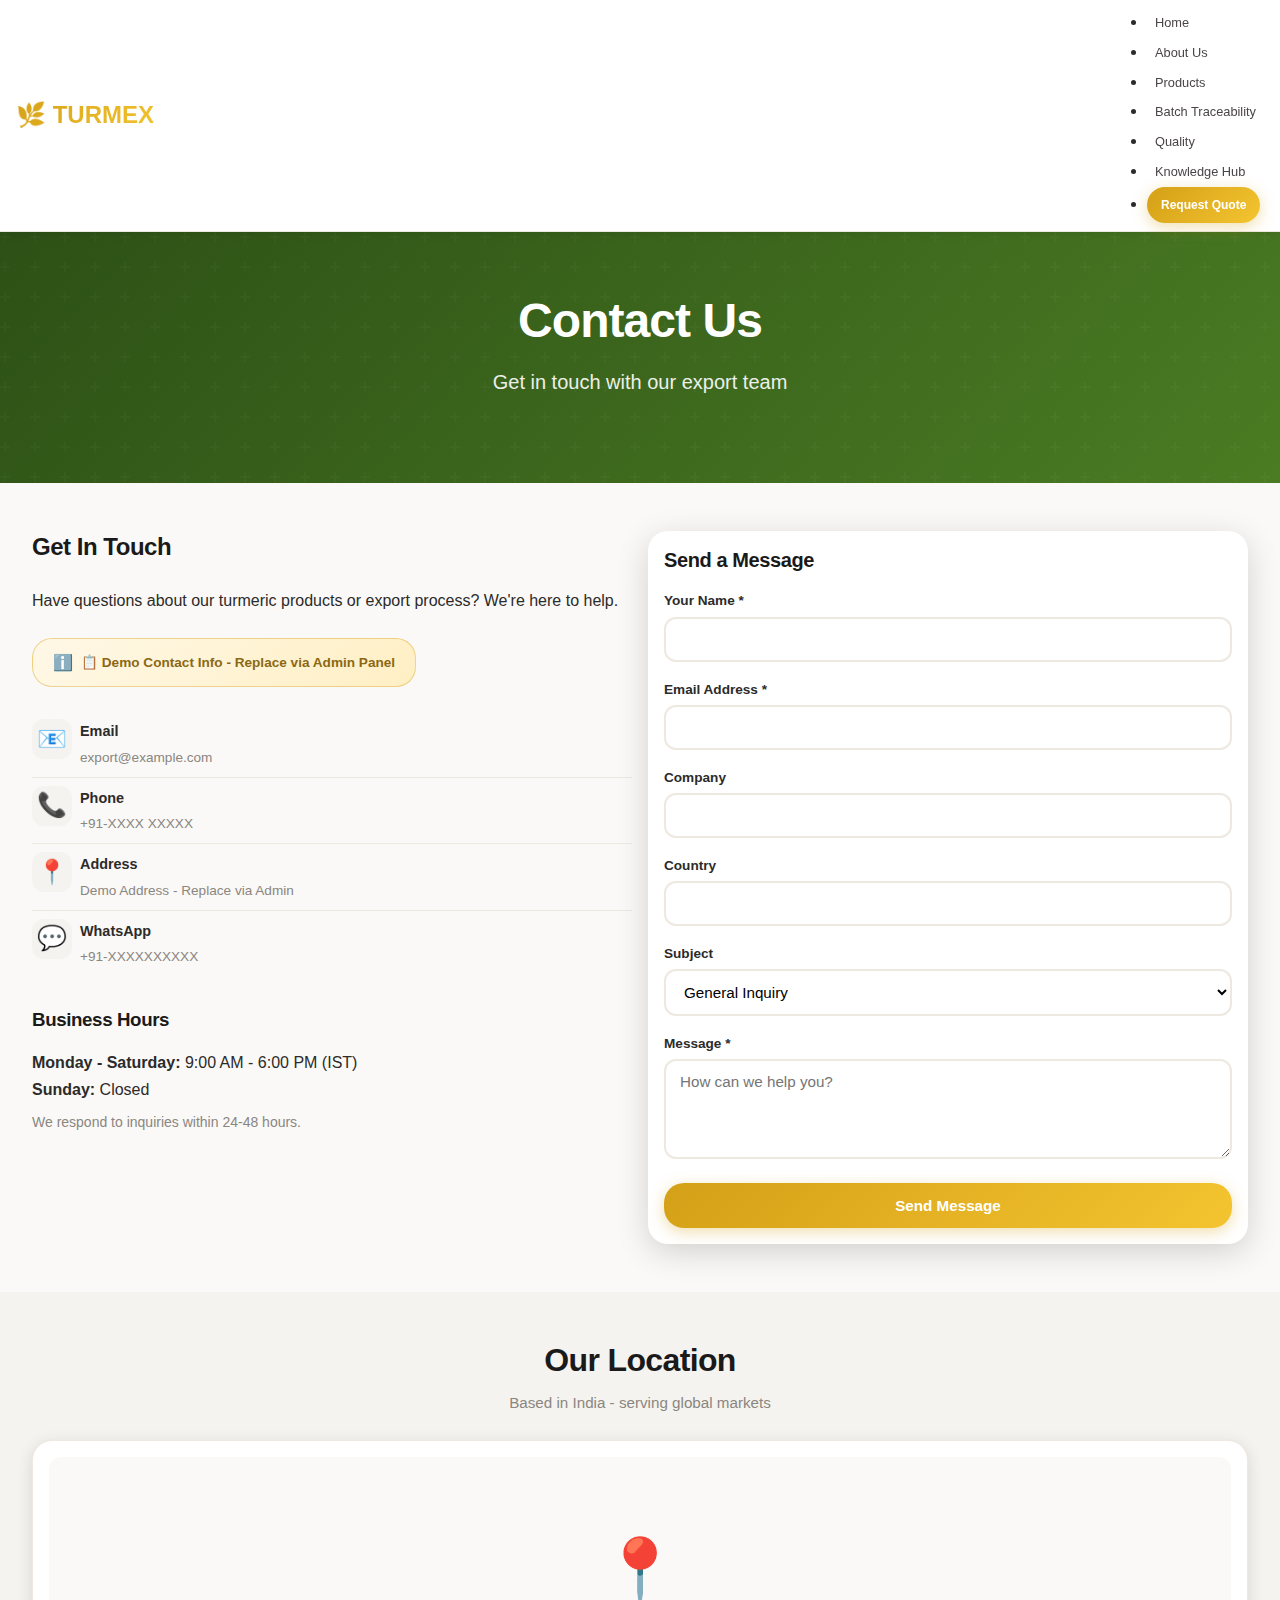
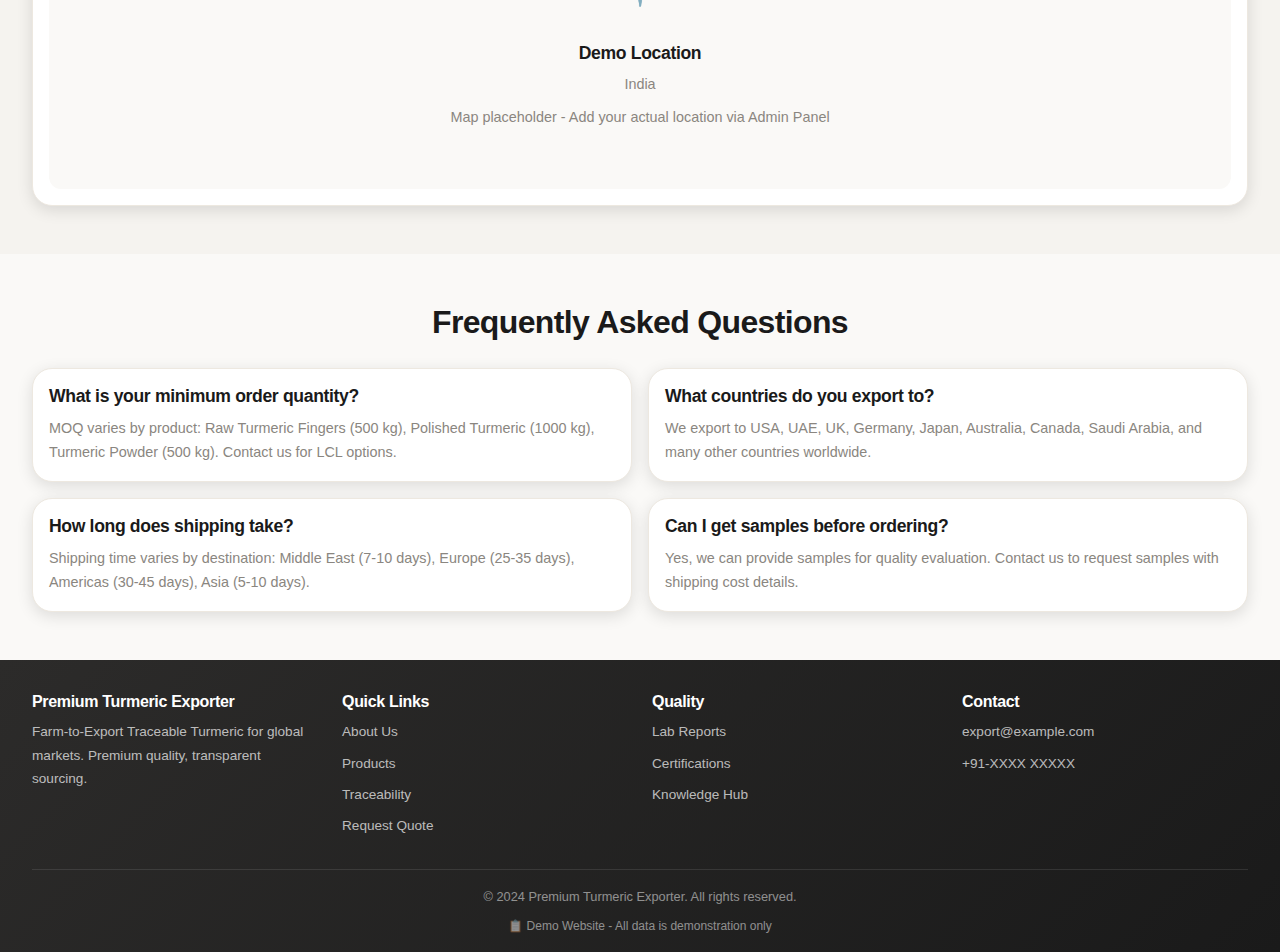
<file: contact.html>
<!DOCTYPE html>
<html lang="en">
<head>
    <meta charset="UTF-8">
    <meta name="viewport" content="width=device-width, initial-scale=1.0">
    <title>Contact Us | Premium Turmeric Export Platform</title>
    <meta name="description" content="Contact us for turmeric export inquiries. We're ready to serve buyers worldwide.">
    <link rel="stylesheet" href="css/styles.css">
</head>
<body>
    <!-- Header -->
    <header class="header">
        <div class="header-inner">
            <a href="index.html" class="logo">
                <span class="logo-text" id="company-logo-text">TURMEX</span>
            </a>
            <nav>
                <ul class="nav">
                    <li class="nav-item"><a href="index.html" class="nav-link">Home</a></li>
                    <li class="nav-item"><a href="about.html" class="nav-link">About Us</a></li>
                    <li class="nav-item"><a href="products.html" class="nav-link">Products</a></li>
                    <li class="nav-item"><a href="batch-traceability.html" class="nav-link">Batch Traceability</a></li>
                    <li class="nav-item"><a href="quality-reports.html" class="nav-link">Quality</a></li>
                    <li class="nav-item"><a href="knowledge-hub.html" class="nav-link">Knowledge Hub</a></li>
                    <li class="nav-item"><a href="request-quote.html" class="btn btn-primary btn-small">Request Quote</a></li>
                </ul>
            </nav>
        </div>
    </header>

    <!-- Page Header -->
    <section class="hero" style="padding: 60px 0;">
        <div class="container">
            <div class="text-center">
                <h1>Contact Us</h1>
                <p>Get in touch with our export team</p>
            </div>
        </div>
    </section>

    <!-- Main Content -->
    <section class="section">
        <div class="container">
            <div class="grid-2">
                <div>
                    <h2 style="margin-bottom: 24px;">Get In Touch</h2>
                    <p style="margin-bottom: 24px;">Have questions about our turmeric products or export process? We're here to help.</p>
                    
                    <div class="demo-badge" style="margin-bottom: 24px;">
                        📋 Demo Contact Info - Replace via Admin Panel
                    </div>
                    
                    <div id="contact-info">
                        <!-- Contact info rendered by JavaScript -->
                    </div>
                    
                    <div style="margin-top: 32px;">
                        <h3 style="margin-bottom: 16px;">Business Hours</h3>
                        <p><strong>Monday - Saturday:</strong> 9:00 AM - 6:00 PM (IST)</p>
                        <p><strong>Sunday:</strong> Closed</p>
                        <p style="margin-top: 8px; font-size: 14px; color: var(--medium-gray);">We respond to inquiries within 24-48 hours.</p>
                    </div>
                </div>
                
                <div>
                    <div class="quote-form">
                        <h2>Send a Message</h2>
                        <form id="contact-form" onsubmit="submitContactForm(event)">
                            <div class="form-row">
                                <div class="form-group">
                                    <label for="contact-name">Your Name *</label>
                                    <input type="text" id="contact-name" name="name" required>
                                </div>
                                <div class="form-group">
                                    <label for="contact-email">Email Address *</label>
                                    <input type="email" id="contact-email" name="email" required>
                                </div>
                            </div>
                            
                            <div class="form-row">
                                <div class="form-group">
                                    <label for="contact-company">Company</label>
                                    <input type="text" id="contact-company" name="company">
                                </div>
                                <div class="form-group">
                                    <label for="contact-country">Country</label>
                                    <input type="text" id="contact-country" name="country">
                                </div>
                            </div>
                            
                            <div class="form-group">
                                <label for="contact-subject">Subject</label>
                                <select id="contact-subject" name="subject">
                                    <option value="general">General Inquiry</option>
                                    <option value="quote">Request Quote</option>
                                    <option value="product">Product Question</option>
                                    <option value="quality">Quality Question</option>
                                    <option value="shipping">Shipping Question</option>
                                    <option value="partnership">Partnership Opportunity</option>
                                </select>
                            </div>
                            
                            <div class="form-group">
                                <label for="contact-message">Message *</label>
                                <textarea id="contact-message" name="message" required placeholder="How can we help you?"></textarea>
                            </div>
                            
                            <div class="form-actions">
                                <button type="submit" class="btn btn-primary btn-large">Send Message</button>
                            </div>
                        </form>
                    </div>
                </div>
            </div>
        </div>
    </section>

    <!-- Map Section (Placeholder) -->
    <section class="section bg-light">
        <div class="container">
            <div class="section-title">
                <h2>Our Location</h2>
                <p>Based in India - serving global markets</p>
            </div>
            <div class="card">
                <div style="background: var(--off-white); padding: 60px; text-align: center; border-radius: var(--radius-md);">
                    <div style="font-size: 64px; margin-bottom: 16px;">📍</div>
                    <h3>Demo Location</h3>
                    <p>India</p>
                    <p style="color: var(--medium-gray); margin-top: 8px;">Map placeholder - Add your actual location via Admin Panel</p>
                </div>
            </div>
        </div>
    </section>

    <!-- FAQ Section -->
    <section class="section">
        <div class="container">
            <div class="section-title">
                <h2>Frequently Asked Questions</h2>
            </div>
            <div class="grid-2">
                <div class="card">
                    <h3>What is your minimum order quantity?</h3>
                    <p>MOQ varies by product: Raw Turmeric Fingers (500 kg), Polished Turmeric (1000 kg), Turmeric Powder (500 kg). Contact us for LCL options.</p>
                </div>
                <div class="card">
                    <h3>What countries do you export to?</h3>
                    <p>We export to USA, UAE, UK, Germany, Japan, Australia, Canada, Saudi Arabia, and many other countries worldwide.</p>
                </div>
                <div class="card">
                    <h3>How long does shipping take?</h3>
                    <p>Shipping time varies by destination: Middle East (7-10 days), Europe (25-35 days), Americas (30-45 days), Asia (5-10 days).</p>
                </div>
                <div class="card">
                    <h3>Can I get samples before ordering?</h3>
                    <p>Yes, we can provide samples for quality evaluation. Contact us to request samples with shipping cost details.</p>
                </div>
            </div>
        </div>
    </section>

    <!-- Footer -->
    <footer class="footer">
        <div class="container">
            <div class="footer-grid">
                <div class="footer-col">
                    <h4 id="footer-company">Premium Turmeric Exporter</h4>
                    <p>Farm-to-Export Traceable Turmeric for global markets. Premium quality, transparent sourcing.</p>
                </div>
                <div class="footer-col">
                    <h4>Quick Links</h4>
                    <a href="about.html">About Us</a>
                    <a href="products.html">Products</a>
                    <a href="batch-traceability.html">Traceability</a>
                    <a href="request-quote.html">Request Quote</a>
                </div>
                <div class="footer-col">
                    <h4>Quality</h4>
                    <a href="quality-reports.html">Lab Reports</a>
                    <a href="documents.html">Certifications</a>
                    <a href="knowledge-hub.html">Knowledge Hub</a>
                </div>
                <div class="footer-col">
                    <h4>Contact</h4>
                    <p id="footer-email">export@example.com</p>
                    <p id="footer-phone">+91-XXXX XXXXX</p>
                </div>
            </div>
            <div class="footer-bottom">
                <p>&copy; 2024 <span id="footer-copyright-name">Premium Turmeric Exporter</span>. All rights reserved.</p>
                <p style="margin-top: 8px; font-size: 12px;">📋 Demo Website - All data is demonstration only</p>
            </div>
        </div>
    </footer>

    <script src="js/data.js"></script>
    <script src="js/app.js"></script>
    <script>
        function submitContactForm(event) {
            event.preventDefault();
            alert('Thank you for your message! We will respond within 24-48 business hours.\n\nThis is a demo - in production, this would be sent to your email and stored in the admin panel.');
            event.target.reset();
        }
    </script>
</body>
</html>
</file>
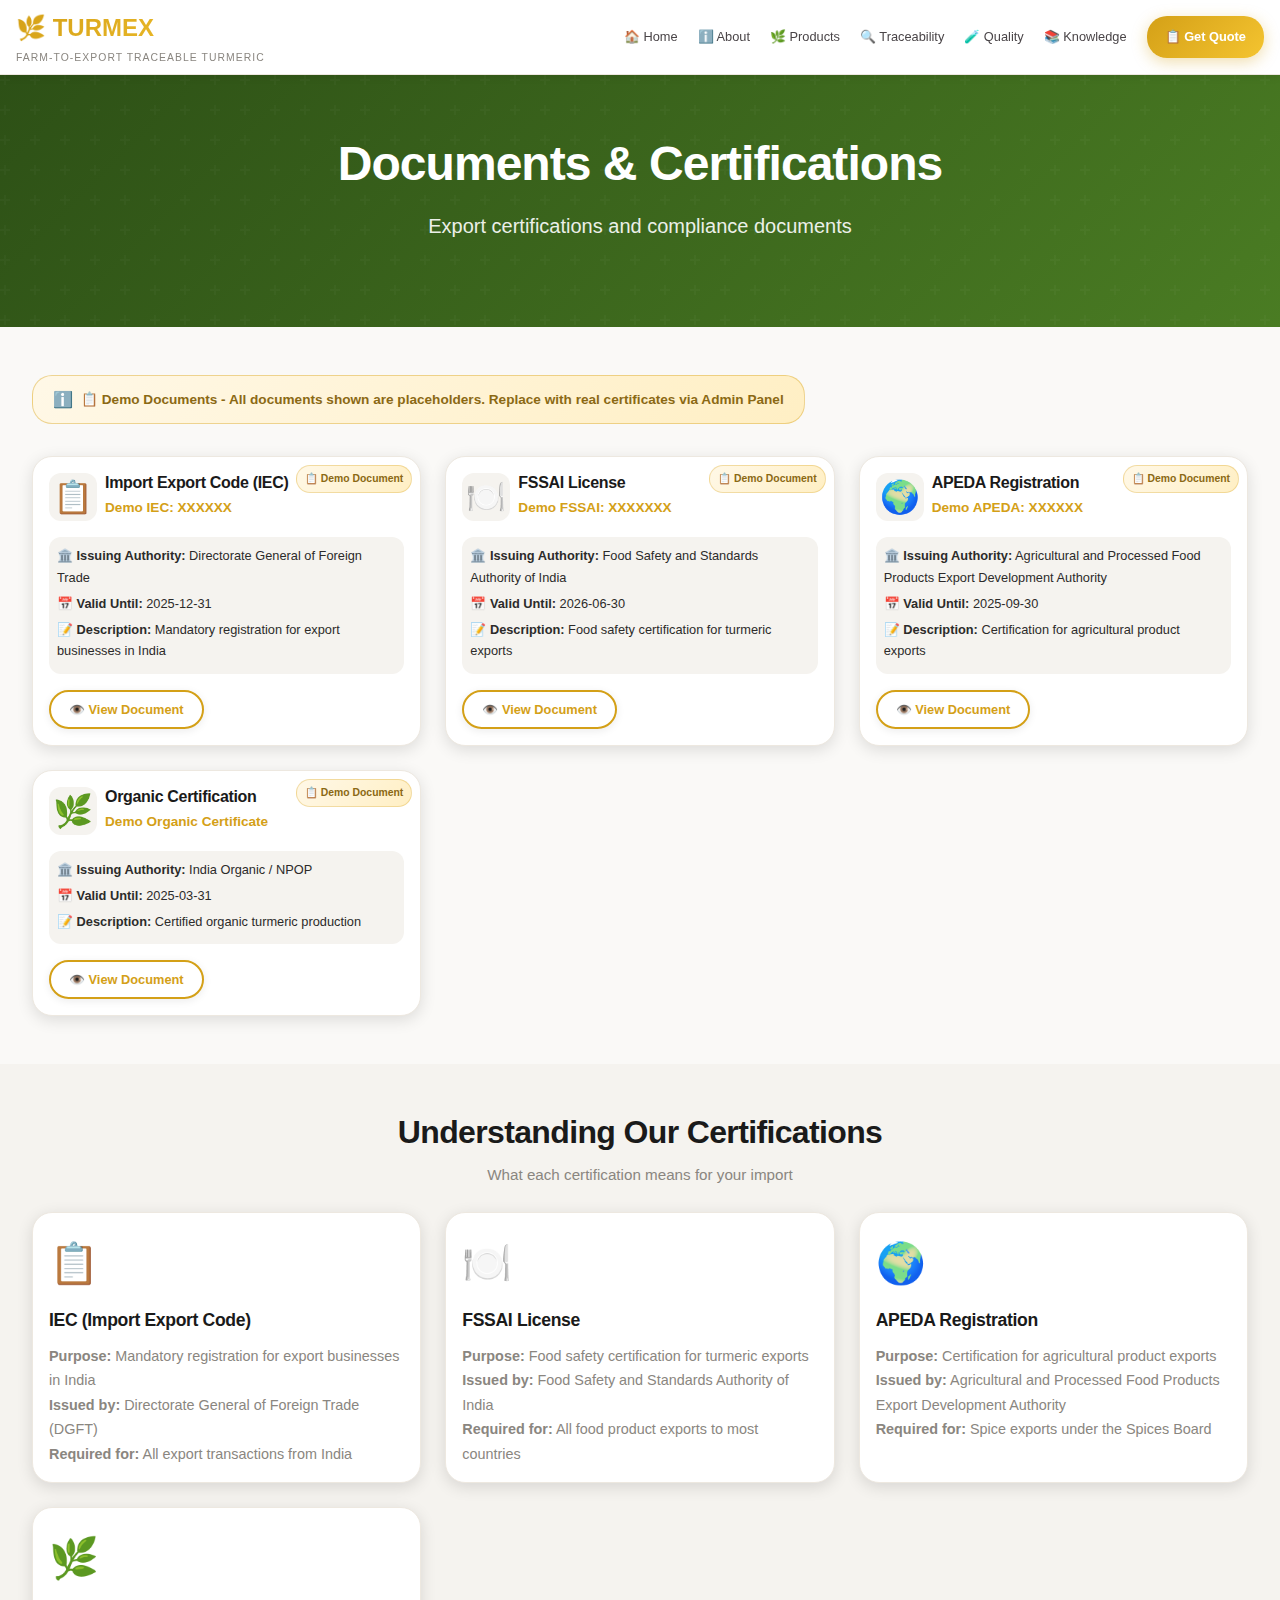
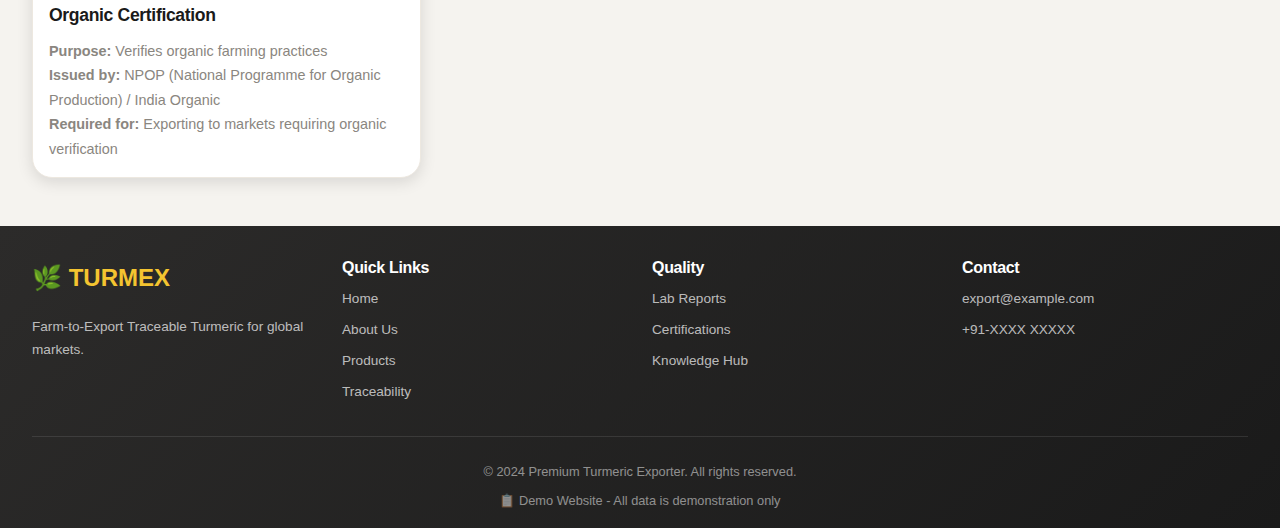
<file: documents.html>
<!DOCTYPE html>
<html lang="en">
<head>
    <meta charset="UTF-8">
    <meta name="viewport" content="width=device-width, initial-scale=1.0">
    <title>Documents & Certifications | Premium Turmeric Export Platform</title>
    <meta name="description" content="View our export certifications including IEC, FSSAI, APEDA, and organic certificates for turmeric exports.">
    <link rel="stylesheet" href="css/styles.css">
</head>
<body>
    <!-- Header -->
    <header class="header">
        <div class="header-inner">
            <a href="index.html" class="logo">
                <span class="logo-text" id="company-logo-text">🌿 TURMEX</span>
                <span class="tagline" id="company-tagline">Farm-to-Export Traceable Turmeric</span>
            </a>
            
            <!-- Desktop Navigation -->
            <nav>
                <ul class="nav-menu">
                    <li class="nav-item"><a href="index.html" class="nav-link">🏠 Home</a></li>
                    <li class="nav-item"><a href="about.html" class="nav-link">ℹ️ About</a></li>
                    <li class="nav-item"><a href="products.html" class="nav-link">🌿 Products</a></li>
                    <li class="nav-item"><a href="batch-traceability.html" class="nav-link">🔍 Traceability</a></li>
                    <li class="nav-item"><a href="quality-reports.html" class="nav-link">🧪 Quality</a></li>
                    <li class="nav-item"><a href="knowledge-hub.html" class="nav-link">📚 Knowledge</a></li>
                    <li class="nav-item nav-cta">
                        <a href="request-quote.html" class="btn btn-primary">📋 Get Quote</a>
                    </li>
                </ul>
            </nav>
            
            <!-- Hamburger Menu -->
            <button class="hamburger" onclick="toggleMobileNav()" aria-label="Toggle navigation">
                <span></span>
                <span></span>
                <span></span>
            </button>
        </div>
    </header>

    <!-- Mobile Navigation -->
    <div class="mobile-nav" id="mobileNav">
        <ul class="mobile-nav-list">
            <li class="mobile-nav-item">
                <a href="index.html" class="mobile-nav-link">🏠 Home</a>
            </li>
            <li class="mobile-nav-item">
                <a href="about.html" class="mobile-nav-link">ℹ️ About Us</a>
            </li>
            <li class="mobile-nav-item">
                <a href="products.html" class="mobile-nav-link">🌿 Products</a>
            </li>
            <li class="mobile-nav-item">
                <a href="batch-traceability.html" class="mobile-nav-link">🔍 Batch Traceability</a>
            </li>
            <li class="mobile-nav-item">
                <a href="quality-reports.html" class="mobile-nav-link">🧪 Quality & Lab Reports</a>
            </li>
            <li class="mobile-nav-item">
                <a href="knowledge-hub.html" class="mobile-nav-link">📚 Knowledge Hub</a>
            </li>
            <li class="mobile-nav-item">
                <a href="request-quote.html" class="btn btn-primary mobile-nav-cta" style="width: 100%; justify-content: center;">📋 Request Quote</a>
            </li>
        </ul>
    </div>

    <!-- Page Header -->
    <section class="hero" style="padding: 60px 0;">
        <div class="container">
            <div class="text-center">
                <h1>Documents & Certifications</h1>
                <p>Export certifications and compliance documents</p>
            </div>
        </div>
    </section>

    <!-- Certifications Section -->
    <section class="section">
        <div class="container">
            <div class="demo-badge" style="margin-bottom: 32px;">
                📋 Demo Documents - All documents shown are placeholders. Replace with real certificates via Admin Panel
            </div>
            
            <div style="display: grid; grid-template-columns: repeat(auto-fit, minmax(350px, 1fr)); gap: 24px;" id="documents-container">
                <!-- Documents rendered by JavaScript -->
            </div>
        </div>
    </section>

    <!-- Certification Info -->
    <section class="section bg-light">
        <div class="container">
            <div class="section-title">
                <h2>Understanding Our Certifications</h2>
                <p>What each certification means for your import</p>
            </div>
            
            <div style="display: grid; grid-template-columns: repeat(auto-fit, minmax(300px, 1fr)); gap: 24px;">
                <div class="card">
                    <div style="font-size: 2.5rem; margin-bottom: 12px;">📋</div>
                    <h3 style="margin-bottom: 12px;">IEC (Import Export Code)</h3>
                    <p><strong>Purpose:</strong> Mandatory registration for export businesses in India</p>
                    <p><strong>Issued by:</strong> Directorate General of Foreign Trade (DGFT)</p>
                    <p><strong>Required for:</strong> All export transactions from India</p>
                </div>
                
                <div class="card">
                    <div style="font-size: 2.5rem; margin-bottom: 12px;">🍽️</div>
                    <h3 style="margin-bottom: 12px;">FSSAI License</h3>
                    <p><strong>Purpose:</strong> Food safety certification for turmeric exports</p>
                    <p><strong>Issued by:</strong> Food Safety and Standards Authority of India</p>
                    <p><strong>Required for:</strong> All food product exports to most countries</p>
                </div>
                
                <div class="card">
                    <div style="font-size: 2.5rem; margin-bottom: 12px;">🌍</div>
                    <h3 style="margin-bottom: 12px;">APEDA Registration</h3>
                    <p><strong>Purpose:</strong> Certification for agricultural product exports</p>
                    <p><strong>Issued by:</strong> Agricultural and Processed Food Products Export Development Authority</p>
                    <p><strong>Required for:</strong> Spice exports under the Spices Board</p>
                </div>
                
                <div class="card">
                    <div style="font-size: 2.5rem; margin-bottom: 12px;">🌿</div>
                    <h3 style="margin-bottom: 12px;">Organic Certification</h3>
                    <p><strong>Purpose:</strong> Verifies organic farming practices</p>
                    <p><strong>Issued by:</strong> NPOP (National Programme for Organic Production) / India Organic</p>
                    <p><strong>Required for:</strong> Exporting to markets requiring organic verification</p>
                </div>
            </div>
        </div>
    </section>

    <!-- Footer -->
    <footer class="footer">
        <div class="container">
            <div class="footer-grid">
                <div class="footer-col">
                    <div style="font-size: 1.5rem; font-weight: 800; color: #F4C430; margin-bottom: 16px;">🌿 TURMEX</div>
                    <p style="color: rgba(255,255,255,0.7);">Farm-to-Export Traceable Turmeric for global markets.</p>
                </div>
                <div class="footer-col">
                    <h4>Quick Links</h4>
                    <a href="index.html">Home</a>
                    <a href="about.html">About Us</a>
                    <a href="products.html">Products</a>
                    <a href="batch-traceability.html">Traceability</a>
                </div>
                <div class="footer-col">
                    <h4>Quality</h4>
                    <a href="quality-reports.html">Lab Reports</a>
                    <a href="documents.html">Certifications</a>
                    <a href="knowledge-hub.html">Knowledge Hub</a>
                </div>
                <div class="footer-col">
                    <h4>Contact</h4>
                    <p style="color: rgba(255,255,255,0.7);" id="footer-email">export@example.com</p>
                    <p style="color: rgba(255,255,255,0.7);" id="footer-phone">+91-XXXX XXXXX</p>
                </div>
            </div>
            <div class="footer-bottom" style="border-top: 1px solid rgba(255,255,255,0.1); padding-top: 24px;">
                <p>&copy; 2024 <span id="footer-copyright-name">Premium Turmeric Exporter</span>. All rights reserved.</p>
                <p style="margin-top: 8px; font-size: 0.8rem; color: rgba(255,255,255,0.5);">📋 Demo Website - All data is demonstration only</p>
            </div>
        </div>
    </footer>

    <script src="js/data.js"></script>
    <script src="js/app.js"></script>
    <script>
        function toggleMobileNav() {
            const hamburger = document.querySelector('.hamburger');
            const mobileNav = document.getElementById('mobileNav');
            const body = document.body;
            
            hamburger.classList.toggle('active');
            mobileNav.classList.toggle('active');
            
            if (mobileNav.classList.contains('active')) {
                body.style.overflow = 'hidden';
            } else {
                body.style.overflow = '';
            }
        }

        document.querySelectorAll('.mobile-nav-link').forEach(link => {
            link.addEventListener('click', function() {
                const hamburger = document.querySelector('.hamburger');
                const mobileNav = document.getElementById('mobileNav');
                const body = document.body;
                
                hamburger.classList.remove('active');
                mobileNav.classList.remove('active');
                body.style.overflow = '';
            });
        });

        document.addEventListener('keydown', function(event) {
            if (event.key === 'Escape') {
                const hamburger = document.querySelector('.hamburger');
                const mobileNav = document.getElementById('mobileNav');
                const body = document.body;
                
                hamburger.classList.remove('active');
                mobileNav.classList.remove('active');
                body.style.overflow = '';
            }
        });
    </script>
</body>
</html>
</file>
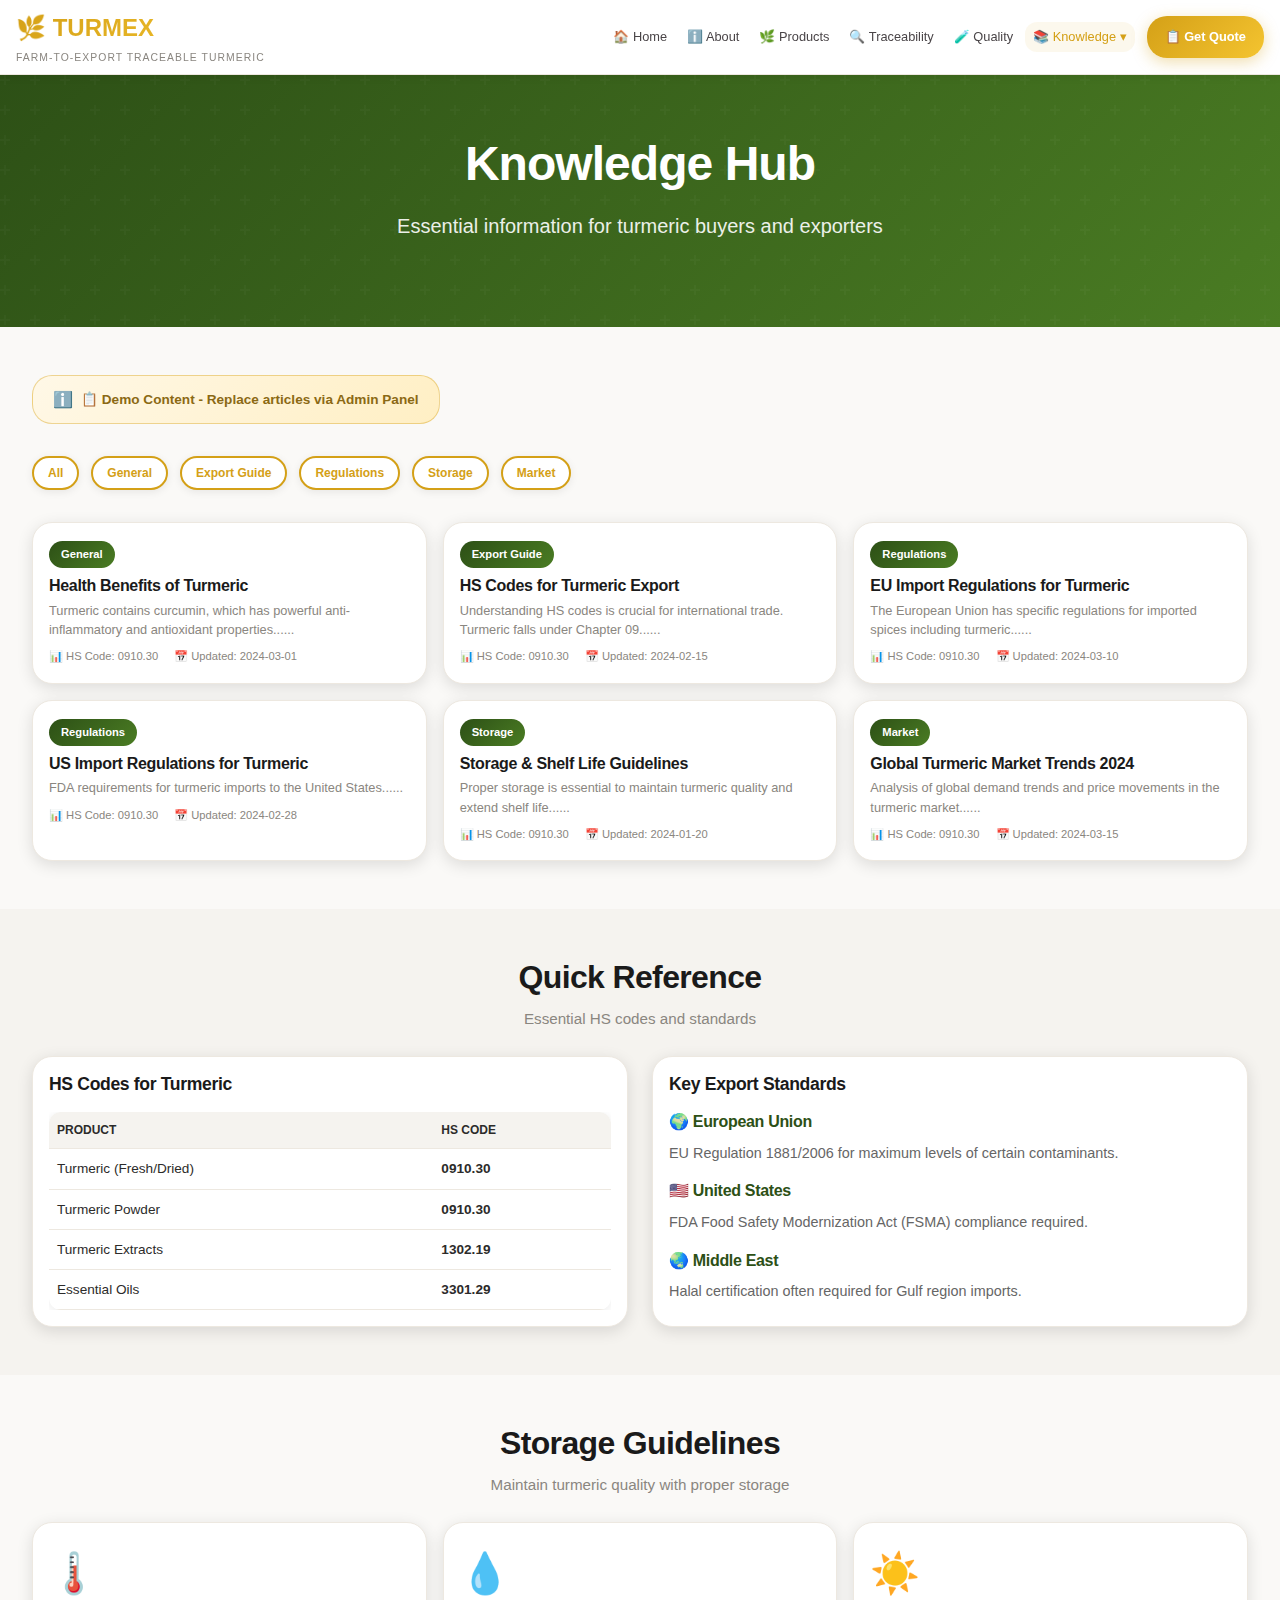
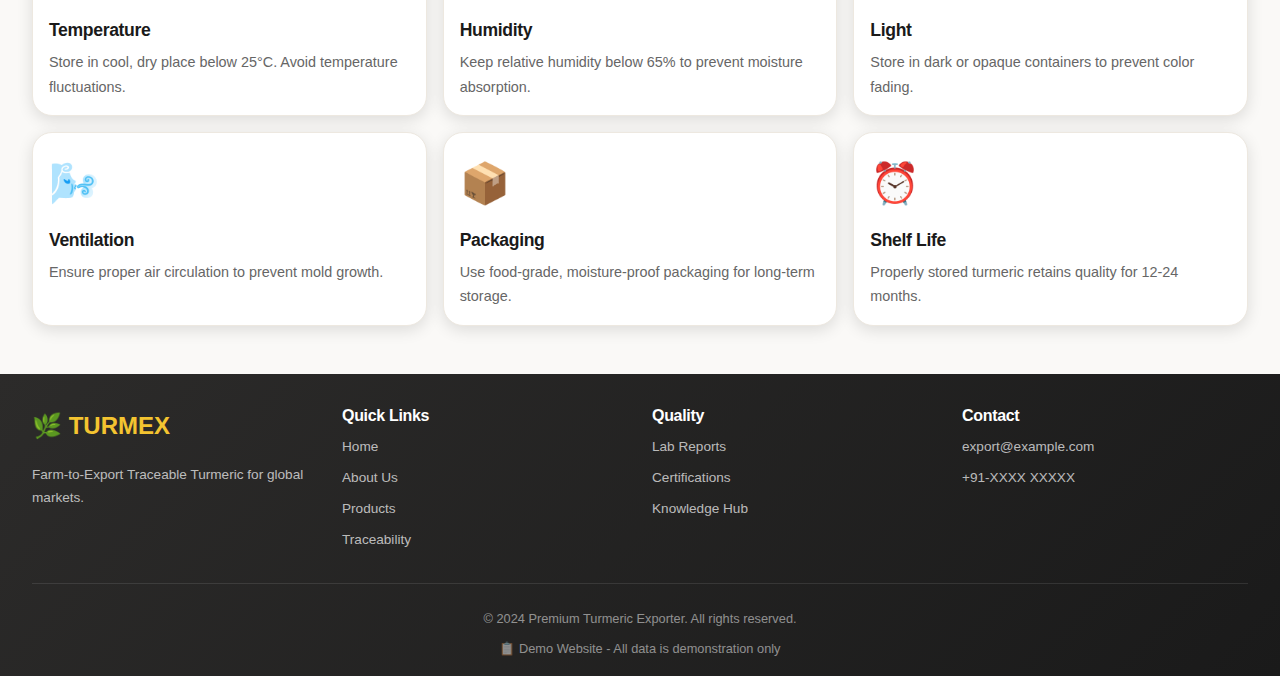
<file: knowledge-hub.html>
<!DOCTYPE html>
<html lang="en">
<head>
    <meta charset="UTF-8">
    <meta name="viewport" content="width=device-width, initial-scale=1.0">
    <title>Knowledge Hub | Premium Turmeric Export Platform</title>
    <meta name="description" content="Learn about turmeric benefits, HS codes, import regulations, storage guidelines, and global market trends.">
    <link rel="stylesheet" href="css/styles.css">
</head>
<body>
    <!-- Header -->
    <header class="header">
        <div class="header-inner">
            <a href="index.html" class="logo">
                <span class="logo-text" id="company-logo-text">🌿 TURMEX</span>
                <span class="tagline" id="company-tagline">Farm-to-Export Traceable Turmeric</span>
            </a>
            
            <!-- Desktop Navigation -->
            <nav>
                <ul class="nav-menu">
                    <li class="nav-item"><a href="index.html" class="nav-link">🏠 Home</a></li>
                    <li class="nav-item"><a href="about.html" class="nav-link">ℹ️ About</a></li>
                    <li class="nav-item"><a href="products.html" class="nav-link">🌿 Products</a></li>
                    <li class="nav-item"><a href="batch-traceability.html" class="nav-link">🔍 Traceability</a></li>
                    <li class="nav-item"><a href="quality-reports.html" class="nav-link">🧪 Quality</a></li>
                    <li class="nav-item"><a href="knowledge-hub.html" class="nav-link active">📚 Knowledge ▾</a>
                        <ul class="dropdown-menu">
                            <li><a href="knowledge-hub.html" class="dropdown-link">All Articles</a></li>
                            <li><a href="documents.html" class="dropdown-link">Certificates</a></li>
                        </ul>
                    </li>
                    <li class="nav-item nav-cta">
                        <a href="request-quote.html" class="btn btn-primary">📋 Get Quote</a>
                    </li>
                </ul>
            </nav>
            
            <!-- Hamburger Menu -->
            <button class="hamburger" onclick="toggleMobileNav()" aria-label="Toggle navigation">
                <span></span>
                <span></span>
                <span></span>
            </button>
        </div>
    </header>

    <!-- Mobile Navigation -->
    <div class="mobile-nav" id="mobileNav">
        <ul class="mobile-nav-list">
            <li class="mobile-nav-item">
                <a href="index.html" class="mobile-nav-link">🏠 Home</a>
            </li>
            <li class="mobile-nav-item">
                <a href="about.html" class="mobile-nav-link">ℹ️ About Us</a>
            </li>
            <li class="mobile-nav-item">
                <a href="products.html" class="mobile-nav-link">🌿 Products</a>
            </li>
            <li class="mobile-nav-item">
                <a href="batch-traceability.html" class="mobile-nav-link">🔍 Batch Traceability</a>
            </li>
            <li class="mobile-nav-item">
                <a href="quality-reports.html" class="mobile-nav-link">🧪 Quality & Lab Reports</a>
            </li>
            <li class="mobile-nav-item">
                <a href="knowledge-hub.html" class="mobile-nav-link active">📚 Knowledge Hub</a>
            </li>
            <li class="mobile-nav-item">
                <a href="request-quote.html" class="btn btn-primary mobile-nav-cta" style="width: 100%; justify-content: center;">📋 Request Quote</a>
            </li>
        </ul>
    </div>

    <!-- Page Header -->
    <section class="hero" style="padding: 60px 0;">
        <div class="container">
            <div class="text-center">
                <h1>Knowledge Hub</h1>
                <p>Essential information for turmeric buyers and exporters</p>
            </div>
        </div>
    </section>

    <!-- Main Content -->
    <section class="section">
        <div class="container">
            <div class="demo-badge" style="margin-bottom: 32px;">
                📋 Demo Content - Replace articles via Admin Panel
            </div>
            
            <!-- Categories -->
            <div style="display: flex; gap: 12px; flex-wrap: wrap; margin-bottom: 32px;">
                <button class="btn btn-secondary btn-small">All</button>
                <button class="btn btn-secondary btn-small">General</button>
                <button class="btn btn-secondary btn-small">Export Guide</button>
                <button class="btn btn-secondary btn-small">Regulations</button>
                <button class="btn btn-secondary btn-small">Storage</button>
                <button class="btn btn-secondary btn-small">Market</button>
            </div>
            
            <!-- Articles Grid -->
            <div class="grid-3" id="knowledge-articles">
                <!-- Articles rendered by JavaScript -->
            </div>
        </div>
    </section>

    <!-- Quick Reference -->
    <section class="section bg-light">
        <div class="container">
            <div class="section-title">
                <h2>Quick Reference</h2>
                <p>Essential HS codes and standards</p>
            </div>
            
            <div style="display: grid; grid-template-columns: repeat(auto-fit, minmax(350px, 1fr)); gap: 24px;">
                <div class="card">
                    <h3 style="margin-bottom: 16px;">HS Codes for Turmeric</h3>
                    <div style="overflow-x: auto;">
                        <table class="admin-table" style="min-width: 280px;">
                            <thead>
                                <tr>
                                    <th>Product</th>
                                    <th>HS Code</th>
                                </tr>
                            </thead>
                            <tbody>
                                <tr>
                                    <td>Turmeric (Fresh/Dried)</td>
                                    <td><strong>0910.30</strong></td>
                                </tr>
                                <tr>
                                    <td>Turmeric Powder</td>
                                    <td><strong>0910.30</strong></td>
                                </tr>
                                <tr>
                                    <td>Turmeric Extracts</td>
                                    <td><strong>1302.19</strong></td>
                                </tr>
                                <tr>
                                    <td>Essential Oils</td>
                                    <td><strong>3301.29</strong></td>
                                </tr>
                            </tbody>
                        </table>
                    </div>
                </div>
                
                <div class="card">
                    <h3 style="margin-bottom: 16px;">Key Export Standards</h3>
                    <div style="margin-bottom: 16px;">
                        <h4 style="color: #2D5016; margin-bottom: 8px;">🌍 European Union</h4>
                        <p style="color: #666; font-size: 0.9rem;">EU Regulation 1881/2006 for maximum levels of certain contaminants.</p>
                    </div>
                    <div style="margin-bottom: 16px;">
                        <h4 style="color: #2D5016; margin-bottom: 8px;">🇺🇸 United States</h4>
                        <p style="color: #666; font-size: 0.9rem;">FDA Food Safety Modernization Act (FSMA) compliance required.</p>
                    </div>
                    <div>
                        <h4 style="color: #2D5016; margin-bottom: 8px;">🌏 Middle East</h4>
                        <p style="color: #666; font-size: 0.9rem;">Halal certification often required for Gulf region imports.</p>
                    </div>
                </div>
            </div>
        </div>
    </section>

    <!-- Storage Guidelines -->
    <section class="section">
        <div class="container">
            <div class="section-title">
                <h2>Storage Guidelines</h2>
                <p>Maintain turmeric quality with proper storage</p>
            </div>
            <div class="grid-3">
                <div class="card">
                    <div style="font-size: 2.5rem; margin-bottom: 12px;">🌡️</div>
                    <h3>Temperature</h3>
                    <p style="color: #666; font-size: 0.9rem;">Store in cool, dry place below 25°C. Avoid temperature fluctuations.</p>
                </div>
                <div class="card">
                    <div style="font-size: 2.5rem; margin-bottom: 12px;">💧</div>
                    <h3>Humidity</h3>
                    <p style="color: #666; font-size: 0.9rem;">Keep relative humidity below 65% to prevent moisture absorption.</p>
                </div>
                <div class="card">
                    <div style="font-size: 2.5rem; margin-bottom: 12px;">☀️</div>
                    <h3>Light</h3>
                    <p style="color: #666; font-size: 0.9rem;">Store in dark or opaque containers to prevent color fading.</p>
                </div>
                <div class="card">
                    <div style="font-size: 2.5rem; margin-bottom: 12px;">🌬️</div>
                    <h3>Ventilation</h3>
                    <p style="color: #666; font-size: 0.9rem;">Ensure proper air circulation to prevent mold growth.</p>
                </div>
                <div class="card">
                    <div style="font-size: 2.5rem; margin-bottom: 12px;">📦</div>
                    <h3>Packaging</h3>
                    <p style="color: #666; font-size: 0.9rem;">Use food-grade, moisture-proof packaging for long-term storage.</p>
                </div>
                <div class="card">
                    <div style="font-size: 2.5rem; margin-bottom: 12px;">⏰</div>
                    <h3>Shelf Life</h3>
                    <p style="color: #666; font-size: 0.9rem;">Properly stored turmeric retains quality for 12-24 months.</p>
                </div>
            </div>
        </div>
    </section>

    <!-- Footer -->
    <footer class="footer">
        <div class="container">
            <div class="footer-grid">
                <div class="footer-col">
                    <div style="font-size: 1.5rem; font-weight: 800; color: #F4C430; margin-bottom: 16px;">🌿 TURMEX</div>
                    <p style="color: rgba(255,255,255,0.7);">Farm-to-Export Traceable Turmeric for global markets.</p>
                </div>
                <div class="footer-col">
                    <h4>Quick Links</h4>
                    <a href="index.html">Home</a>
                    <a href="about.html">About Us</a>
                    <a href="products.html">Products</a>
                    <a href="batch-traceability.html">Traceability</a>
                </div>
                <div class="footer-col">
                    <h4>Quality</h4>
                    <a href="quality-reports.html">Lab Reports</a>
                    <a href="documents.html">Certifications</a>
                    <a href="knowledge-hub.html">Knowledge Hub</a>
                </div>
                <div class="footer-col">
                    <h4>Contact</h4>
                    <p style="color: rgba(255,255,255,0.7);" id="footer-email">export@example.com</p>
                    <p style="color: rgba(255,255,255,0.7);" id="footer-phone">+91-XXXX XXXXX</p>
                </div>
            </div>
            <div class="footer-bottom" style="border-top: 1px solid rgba(255,255,255,0.1); padding-top: 24px;">
                <p>&copy; 2024 <span id="footer-copyright-name">Premium Turmeric Exporter</span>. All rights reserved.</p>
                <p style="margin-top: 8px; font-size: 0.8rem; color: rgba(255,255,255,0.5);">📋 Demo Website - All data is demonstration only</p>
            </div>
        </div>
    </footer>

    <!-- Article Modal -->
    <div id="article-modal" class="modal">
        <div class="modal-content article-modal-content">
            <div id="article-modal-content">
                <!-- Article content rendered by JavaScript -->
            </div>
        </div>
    </div>

    <script src="js/data.js"></script>
    <script src="js/app.js"></script>
    <script>
        // Mobile Navigation Toggle
        function toggleMobileNav() {
            const hamburger = document.querySelector('.hamburger');
            const mobileNav = document.getElementById('mobileNav');
            const body = document.body;
            
            hamburger.classList.toggle('active');
            mobileNav.classList.toggle('active');
            
            if (mobileNav.classList.contains('active')) {
                body.style.overflow = 'hidden';
            } else {
                body.style.overflow = '';
            }
        }

        document.querySelectorAll('.mobile-nav-link').forEach(link => {
            link.addEventListener('click', function() {
                const hamburger = document.querySelector('.hamburger');
                const mobileNav = document.getElementById('mobileNav');
                const body = document.body;
                
                hamburger.classList.remove('active');
                mobileNav.classList.remove('active');
                body.style.overflow = '';
            });
        });

        document.addEventListener('keydown', function(event) {
            if (event.key === 'Escape') {
                const hamburger = document.querySelector('.hamburger');
                const mobileNav = document.getElementById('mobileNav');
                const body = document.body;
                
                hamburger.classList.remove('active');
                mobileNav.classList.remove('active');
                body.style.overflow = '';
            }
        });
    </script>
</body>
</html>
</file>
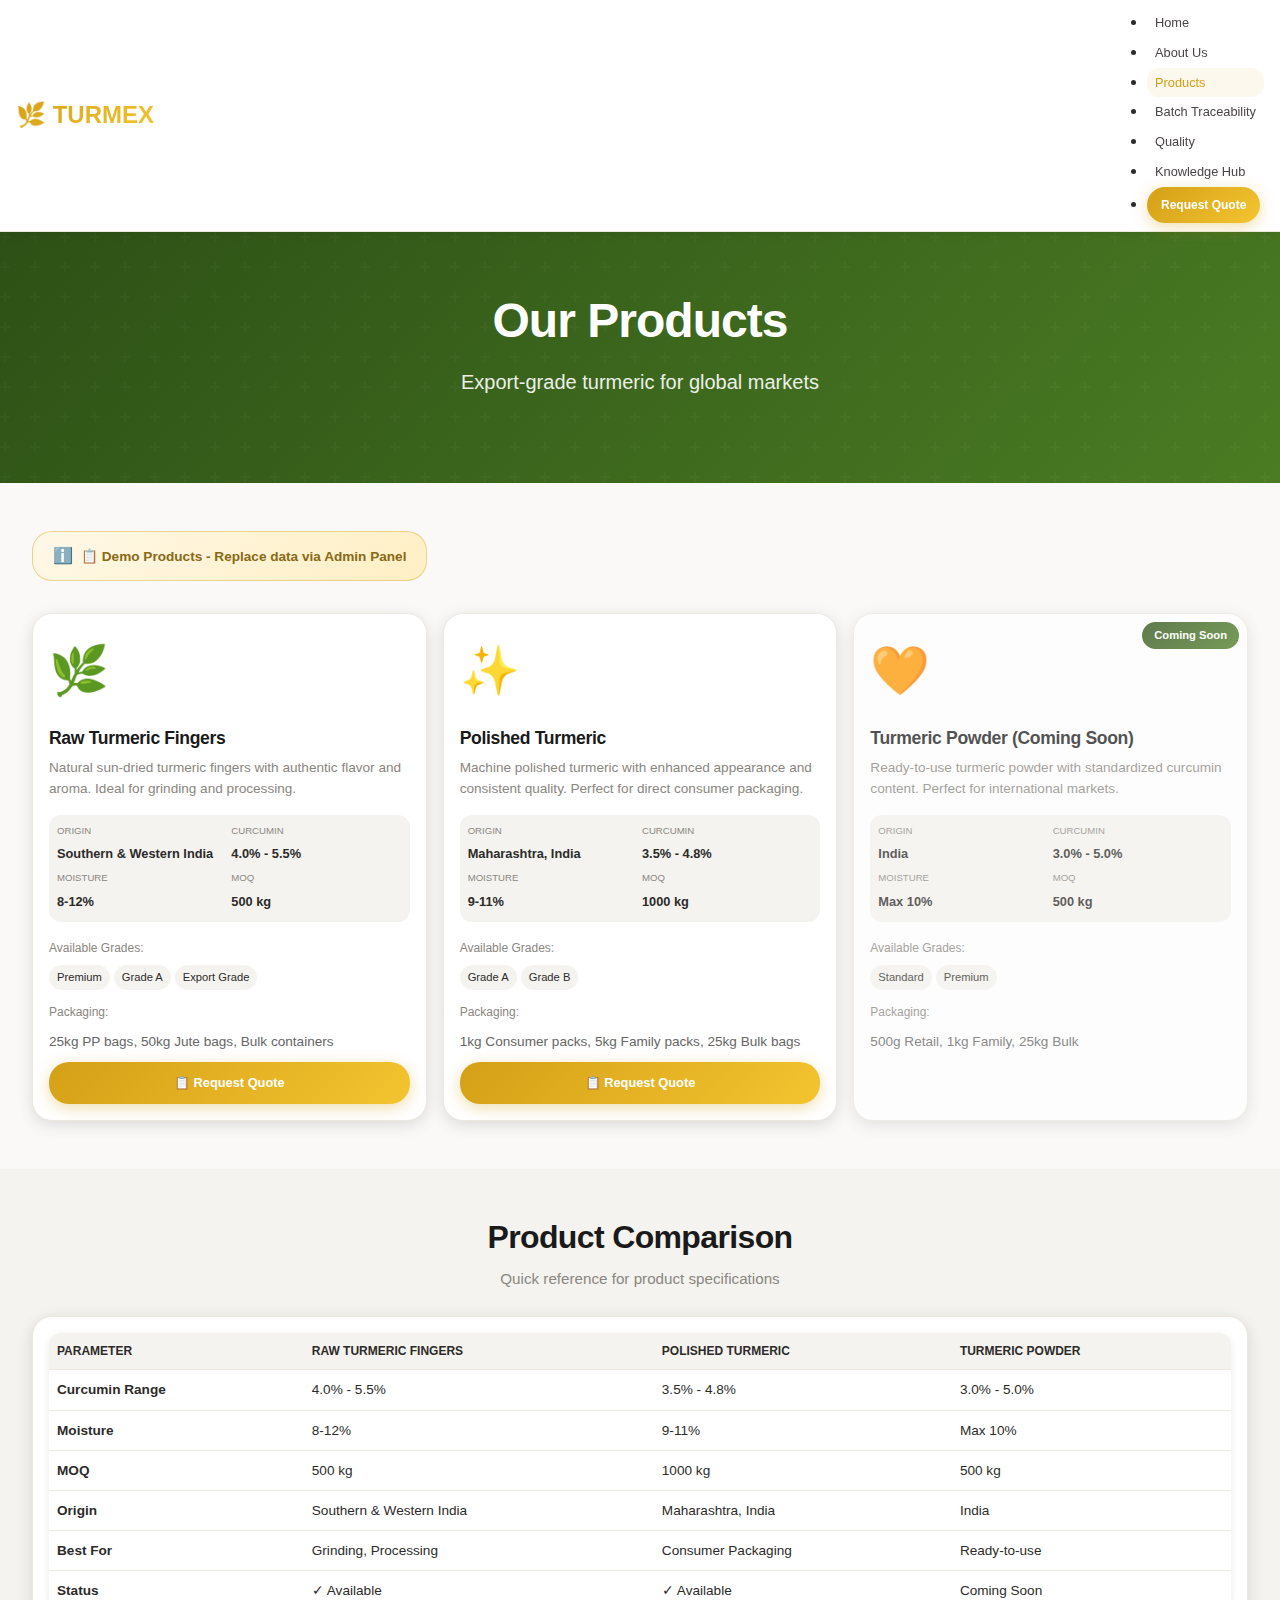
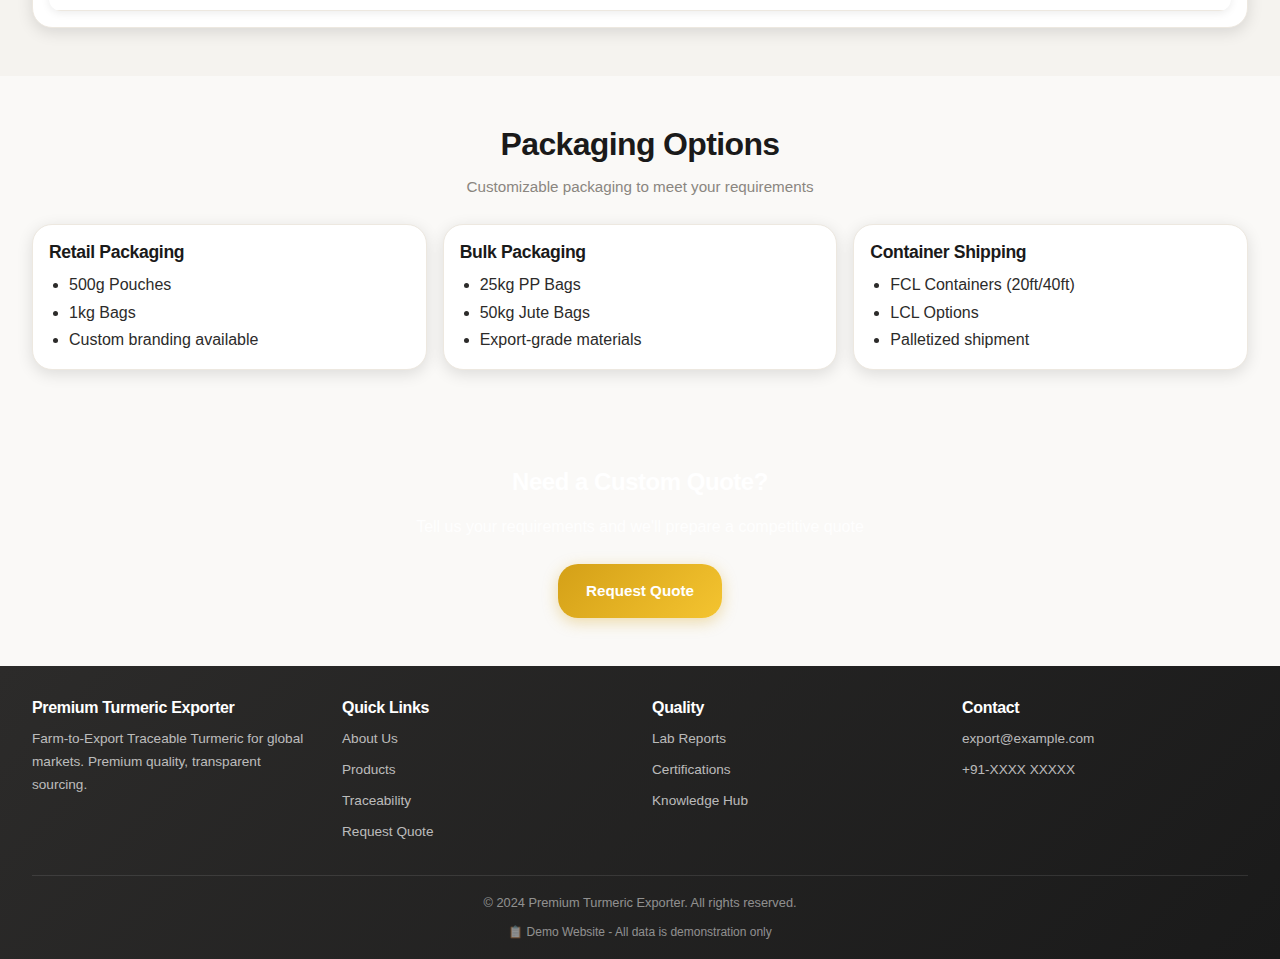
<file: products.html>
<!DOCTYPE html>
<html lang="en">
<head>
    <meta charset="UTF-8">
    <meta name="viewport" content="width=device-width, initial-scale=1.0">
    <title>Products | Premium Turmeric Export Platform</title>
    <meta name="description" content="Explore our export-grade turmeric products: Raw Turmeric Fingers, Polished Turmeric, and Turmeric Powder.">
    <link rel="stylesheet" href="css/styles.css">
</head>
<body>
    <!-- Header -->
    <header class="header">
        <div class="header-inner">
            <a href="index.html" class="logo">
                <span class="logo-text" id="company-logo-text">TURMEX</span>
            </a>
            <nav>
                <ul class="nav">
                    <li class="nav-item"><a href="index.html" class="nav-link">Home</a></li>
                    <li class="nav-item"><a href="about.html" class="nav-link">About Us</a></li>
                    <li class="nav-item"><a href="products.html" class="nav-link active">Products</a></li>
                    <li class="nav-item"><a href="batch-traceability.html" class="nav-link">Batch Traceability</a></li>
                    <li class="nav-item"><a href="quality-reports.html" class="nav-link">Quality</a></li>
                    <li class="nav-item"><a href="knowledge-hub.html" class="nav-link">Knowledge Hub</a></li>
                    <li class="nav-item"><a href="request-quote.html" class="btn btn-primary btn-small">Request Quote</a></li>
                </ul>
            </nav>
        </div>
    </header>

    <!-- Page Header -->
    <section class="hero" style="padding: 60px 0;">
        <div class="container">
            <div class="text-center">
                <h1>Our Products</h1>
                <p>Export-grade turmeric for global markets</p>
            </div>
        </div>
    </section>

    <!-- Products Section -->
    <section class="section">
        <div class="container">
            <div class="demo-badge" style="margin-bottom: 32px;">
                📋 Demo Products - Replace data via Admin Panel
            </div>
            <div class="grid-3" id="products-container">
                <!-- Products rendered by JavaScript -->
            </div>
        </div>
    </section>

    <!-- Product Comparison -->
    <section class="section bg-light">
        <div class="container">
            <div class="section-title">
                <h2>Product Comparison</h2>
                <p>Quick reference for product specifications</p>
            </div>
            <div class="card">
                <table class="admin-table">
                    <thead>
                        <tr>
                            <th>Parameter</th>
                            <th>Raw Turmeric Fingers</th>
                            <th>Polished Turmeric</th>
                            <th>Turmeric Powder</th>
                        </tr>
                    </thead>
                    <tbody>
                        <tr>
                            <td><strong>Curcumin Range</strong></td>
                            <td>4.0% - 5.5%</td>
                            <td>3.5% - 4.8%</td>
                            <td>3.0% - 5.0%</td>
                        </tr>
                        <tr>
                            <td><strong>Moisture</strong></td>
                            <td>8-12%</td>
                            <td>9-11%</td>
                            <td>Max 10%</td>
                        </tr>
                        <tr>
                            <td><strong>MOQ</strong></td>
                            <td>500 kg</td>
                            <td>1000 kg</td>
                            <td>500 kg</td>
                        </tr>
                        <tr>
                            <td><strong>Origin</strong></td>
                            <td>Southern & Western India</td>
                            <td>Maharashtra, India</td>
                            <td>India</td>
                        </tr>
                        <tr>
                            <td><strong>Best For</strong></td>
                            <td>Grinding, Processing</td>
                            <td>Consumer Packaging</td>
                            <td>Ready-to-use</td>
                        </tr>
                        <tr>
                            <td><strong>Status</strong></td>
                            <td>✓ Available</td>
                            <td>✓ Available</td>
                            <td>Coming Soon</td>
                        </tr>
                    </tbody>
                </table>
            </div>
        </div>
    </section>

    <!-- Packaging Options -->
    <section class="section">
        <div class="container">
            <div class="section-title">
                <h2>Packaging Options</h2>
                <p>Customizable packaging to meet your requirements</p>
            </div>
            <div class="grid-3">
                <div class="card">
                    <h3>Retail Packaging</h3>
                    <ul style="margin-left: 20px;">
                        <li>500g Pouches</li>
                        <li>1kg Bags</li>
                        <li>Custom branding available</li>
                    </ul>
                </div>
                <div class="card">
                    <h3>Bulk Packaging</h3>
                    <ul style="margin-left: 20px;">
                        <li>25kg PP Bags</li>
                        <li>50kg Jute Bags</li>
                        <li>Export-grade materials</li>
                    </ul>
                </div>
                <div class="card">
                    <h3>Container Shipping</h3>
                    <ul style="margin-left: 20px;">
                        <li>FCL Containers (20ft/40ft)</li>
                        <li>LCL Options</li>
                        <li>Palletized shipment</li>
                    </ul>
                </div>
            </div>
        </div>
    </section>

    <!-- CTA Section -->
    <section class="section bg-secondary-color" style="background: var(--secondary-color);">
        <div class="container text-center">
            <h2 style="color: var(--white); margin-bottom: 16px;">Need a Custom Quote?</h2>
            <p style="color: rgba(255,255,255,0.9); margin-bottom: 24px;">Tell us your requirements and we'll prepare a competitive quote</p>
            <a href="request-quote.html" class="btn btn-primary btn-large">Request Quote</a>
        </div>
    </section>

    <!-- Footer -->
    <footer class="footer">
        <div class="container">
            <div class="footer-grid">
                <div class="footer-col">
                    <h4 id="footer-company">Premium Turmeric Exporter</h4>
                    <p>Farm-to-Export Traceable Turmeric for global markets. Premium quality, transparent sourcing.</p>
                </div>
                <div class="footer-col">
                    <h4>Quick Links</h4>
                    <a href="about.html">About Us</a>
                    <a href="products.html">Products</a>
                    <a href="batch-traceability.html">Traceability</a>
                    <a href="request-quote.html">Request Quote</a>
                </div>
                <div class="footer-col">
                    <h4>Quality</h4>
                    <a href="quality-reports.html">Lab Reports</a>
                    <a href="documents.html">Certifications</a>
                    <a href="knowledge-hub.html">Knowledge Hub</a>
                </div>
                <div class="footer-col">
                    <h4>Contact</h4>
                    <p id="footer-email">export@example.com</p>
                    <p id="footer-phone">+91-XXXX XXXXX</p>
                </div>
            </div>
            <div class="footer-bottom">
                <p>&copy; 2024 <span id="footer-copyright-name">Premium Turmeric Exporter</span>. All rights reserved.</p>
                <p style="margin-top: 8px; font-size: 12px;">📋 Demo Website - All data is demonstration only</p>
            </div>
        </div>
    </footer>

    <script src="js/data.js"></script>
    <script src="js/app.js"></script>
</body>
</html>
</file>
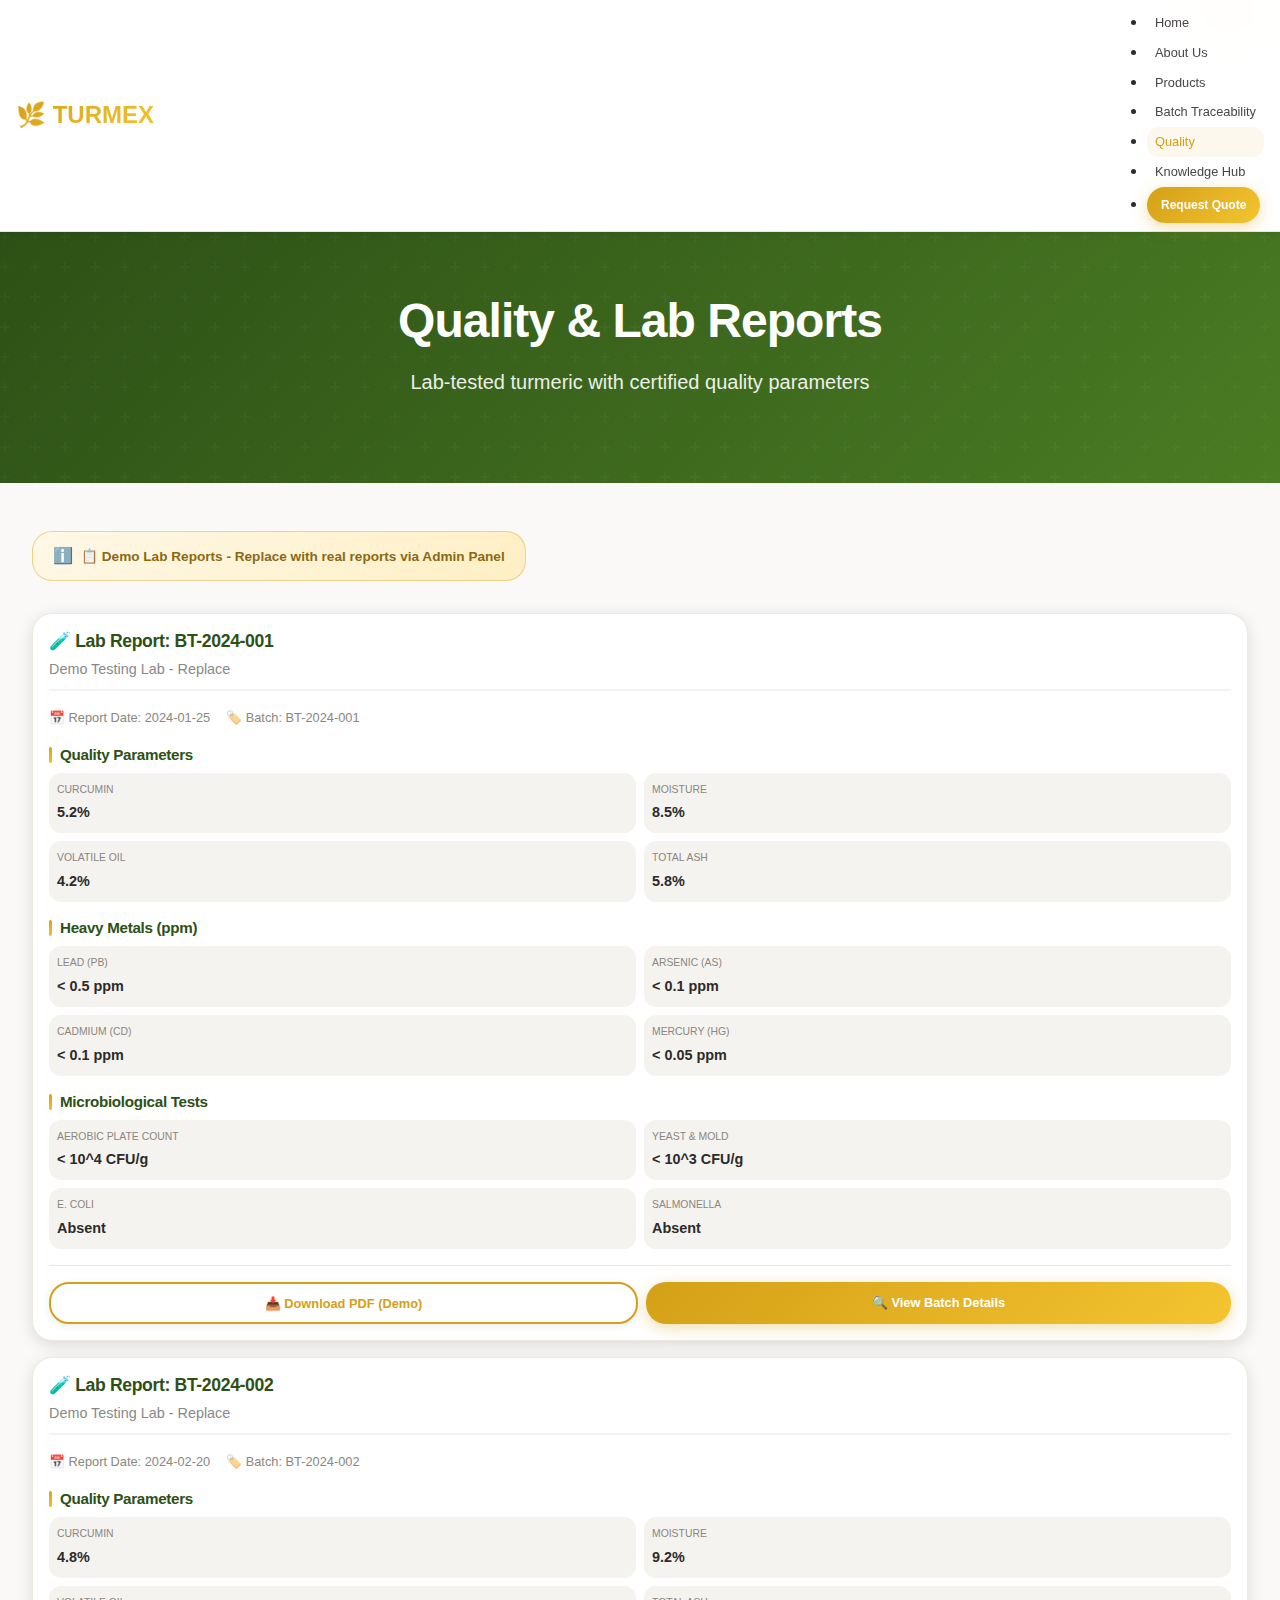
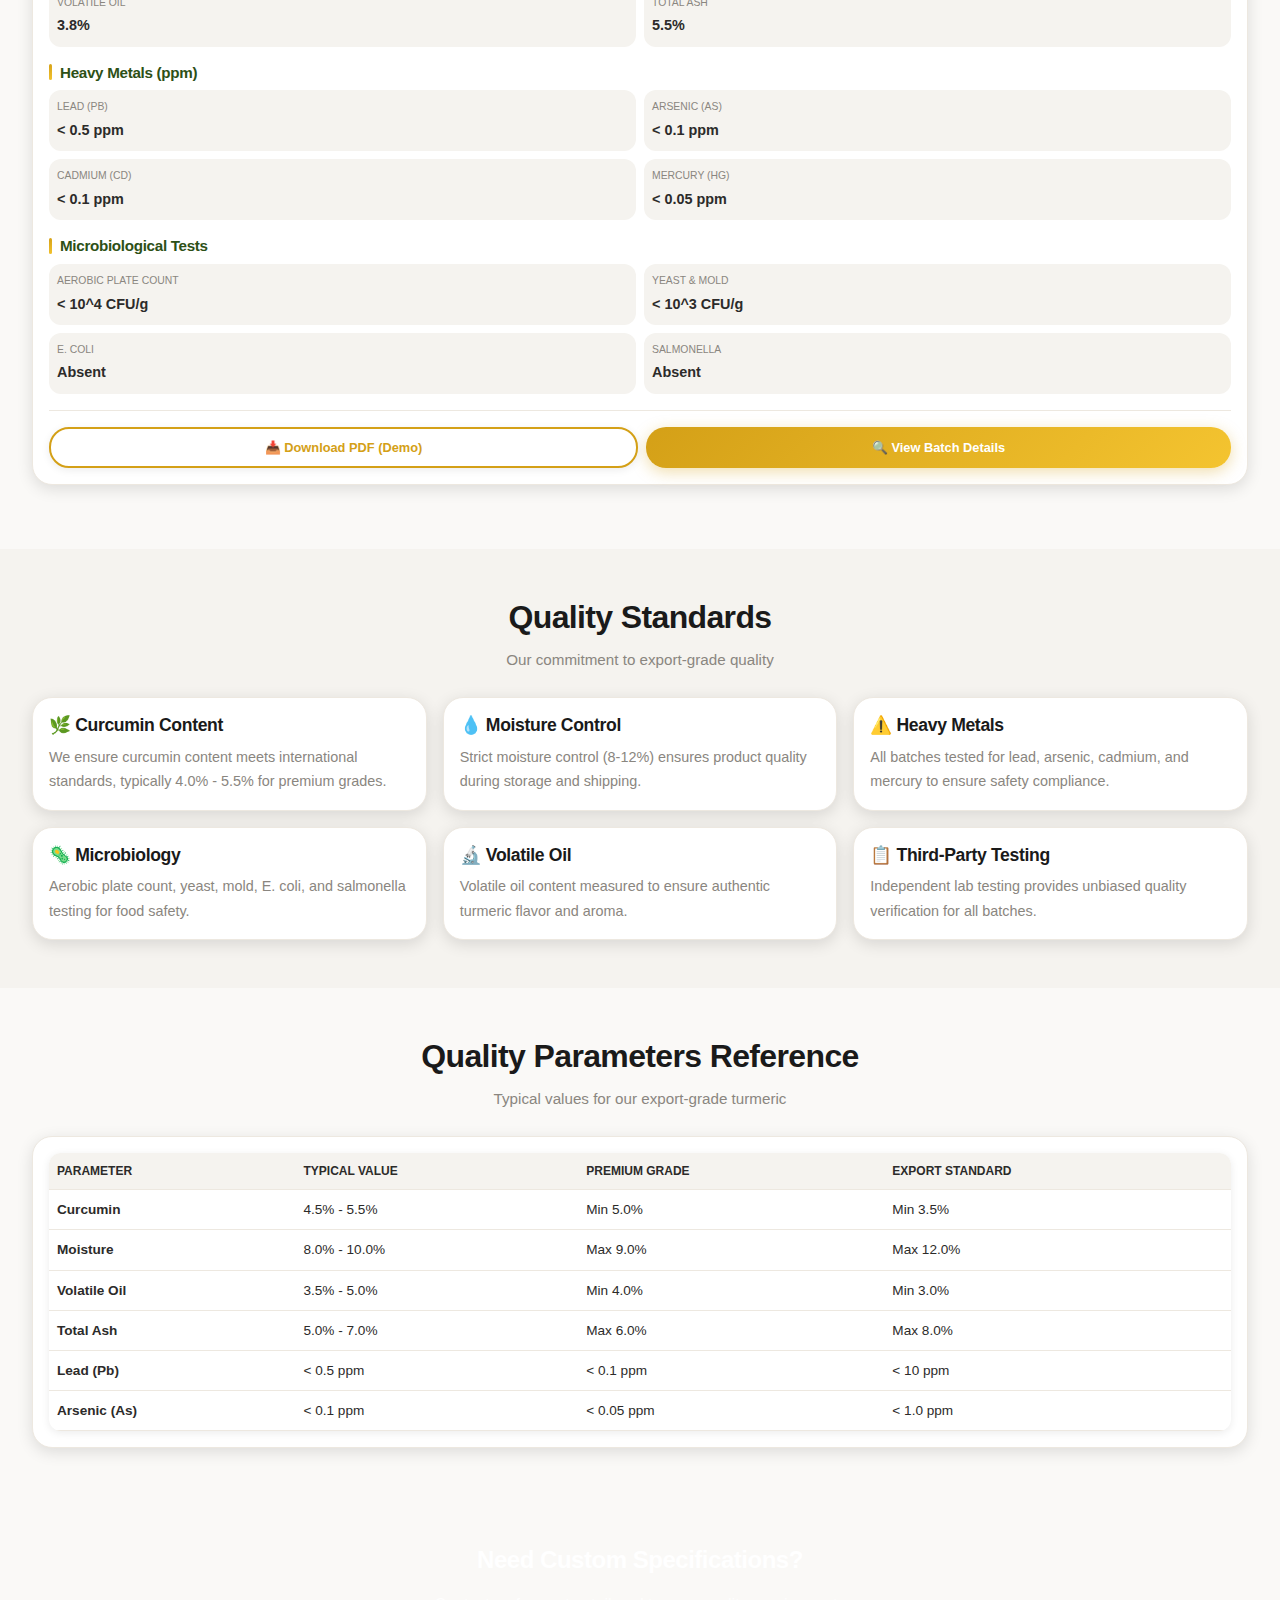
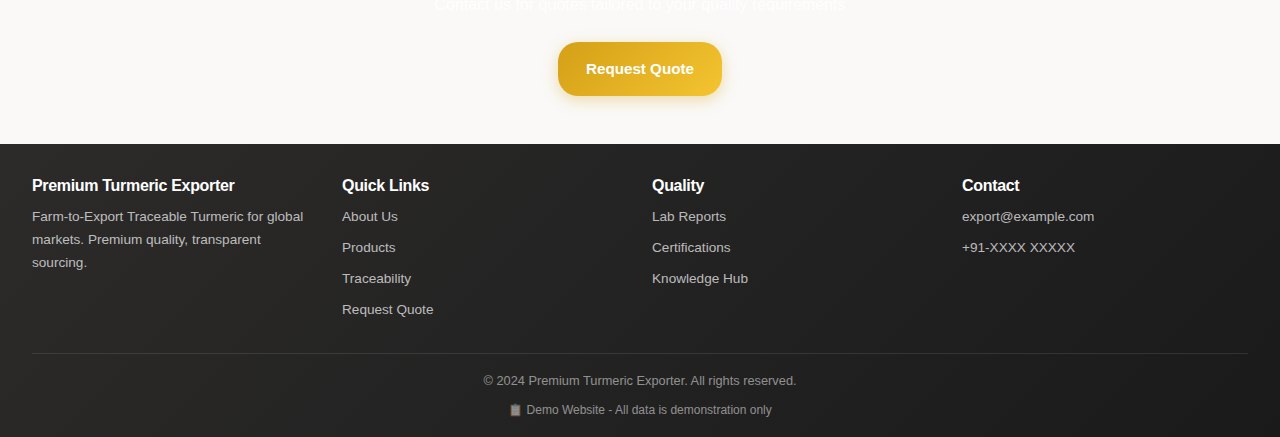
<file: quality-reports.html>
<!DOCTYPE html>
<html lang="en">
<head>
    <meta charset="UTF-8">
    <meta name="viewport" content="width=device-width, initial-scale=1.0">
    <title>Quality & Lab Reports | Premium Turmeric Export Platform</title>
    <meta name="description" content="View lab-tested quality reports for our turmeric batches. Certified curcumin content, moisture levels, and safety parameters.">
    <link rel="stylesheet" href="css/styles.css">
</head>
<body>
    <!-- Header -->
    <header class="header">
        <div class="header-inner">
            <a href="index.html" class="logo">
                <span class="logo-text" id="company-logo-text">TURMEX</span>
            </a>
            <nav>
                <ul class="nav">
                    <li class="nav-item"><a href="index.html" class="nav-link">Home</a></li>
                    <li class="nav-item"><a href="about.html" class="nav-link">About Us</a></li>
                    <li class="nav-item"><a href="products.html" class="nav-link">Products</a></li>
                    <li class="nav-item"><a href="batch-traceability.html" class="nav-link">Batch Traceability</a></li>
                    <li class="nav-item"><a href="quality-reports.html" class="nav-link active">Quality</a></li>
                    <li class="nav-item"><a href="knowledge-hub.html" class="nav-link">Knowledge Hub</a></li>
                    <li class="nav-item"><a href="request-quote.html" class="btn btn-primary btn-small">Request Quote</a></li>
                </ul>
            </nav>
        </div>
    </header>

    <!-- Page Header -->
    <section class="hero" style="padding: 60px 0;">
        <div class="container">
            <div class="text-center">
                <h1>Quality & Lab Reports</h1>
                <p>Lab-tested turmeric with certified quality parameters</p>
            </div>
        </div>
    </section>

    <!-- Quality Overview -->
    <section class="section">
        <div class="container">
            <div class="demo-badge" style="margin-bottom: 32px;">
                📋 Demo Lab Reports - Replace with real reports via Admin Panel
            </div>
            
            <div id="quality-reports-container">
                <!-- Lab reports rendered by JavaScript -->
            </div>
        </div>
    </section>

    <!-- Quality Standards -->
    <section class="section bg-light">
        <div class="container">
            <div class="section-title">
                <h2>Quality Standards</h2>
                <p>Our commitment to export-grade quality</p>
            </div>
            <div class="grid-3">
                <div class="card">
                    <h3>🌿 Curcumin Content</h3>
                    <p>We ensure curcumin content meets international standards, typically 4.0% - 5.5% for premium grades.</p>
                </div>
                <div class="card">
                    <h3>💧 Moisture Control</h3>
                    <p>Strict moisture control (8-12%) ensures product quality during storage and shipping.</p>
                </div>
                <div class="card">
                    <h3>⚠️ Heavy Metals</h3>
                    <p>All batches tested for lead, arsenic, cadmium, and mercury to ensure safety compliance.</p>
                </div>
                <div class="card">
                    <h3>🦠 Microbiology</h3>
                    <p>Aerobic plate count, yeast, mold, E. coli, and salmonella testing for food safety.</p>
                </div>
                <div class="card">
                    <h3>🔬 Volatile Oil</h3>
                    <p>Volatile oil content measured to ensure authentic turmeric flavor and aroma.</p>
                </div>
                <div class="card">
                    <h3>📋 Third-Party Testing</h3>
                    <p>Independent lab testing provides unbiased quality verification for all batches.</p>
                </div>
            </div>
        </div>
    </section>

    <!-- Parameters Table -->
    <section class="section">
        <div class="container">
            <div class="section-title">
                <h2>Quality Parameters Reference</h2>
                <p>Typical values for our export-grade turmeric</p>
            </div>
            <div class="card">
                <table class="admin-table">
                    <thead>
                        <tr>
                            <th>Parameter</th>
                            <th>Typical Value</th>
                            <th>Premium Grade</th>
                            <th>Export Standard</th>
                        </tr>
                    </thead>
                    <tbody>
                        <tr>
                            <td><strong>Curcumin</strong></td>
                            <td>4.5% - 5.5%</td>
                            <td>Min 5.0%</td>
                            <td>Min 3.5%</td>
                        </tr>
                        <tr>
                            <td><strong>Moisture</strong></td>
                            <td>8.0% - 10.0%</td>
                            <td>Max 9.0%</td>
                            <td>Max 12.0%</td>
                        </tr>
                        <tr>
                            <td><strong>Volatile Oil</strong></td>
                            <td>3.5% - 5.0%</td>
                            <td>Min 4.0%</td>
                            <td>Min 3.0%</td>
                        </tr>
                        <tr>
                            <td><strong>Total Ash</strong></td>
                            <td>5.0% - 7.0%</td>
                            <td>Max 6.0%</td>
                            <td>Max 8.0%</td>
                        </tr>
                        <tr>
                            <td><strong>Lead (Pb)</strong></td>
                            <td>< 0.5 ppm</td>
                            <td>< 0.1 ppm</td>
                            <td>< 10 ppm</td>
                        </tr>
                        <tr>
                            <td><strong>Arsenic (As)</strong></td>
                            <td>< 0.1 ppm</td>
                            <td>< 0.05 ppm</td>
                            <td>< 1.0 ppm</td>
                        </tr>
                    </tbody>
                </table>
            </div>
        </div>
    </section>

    <!-- CTA -->
    <section class="section bg-secondary-color" style="background: var(--secondary-color);">
        <div class="container text-center">
            <h2 style="color: var(--white); margin-bottom: 16px;">Need Custom Specifications?</h2>
            <p style="color: rgba(255,255,255,0.9); margin-bottom: 24px;">Contact us for quotes tailored to your quality requirements</p>
            <a href="request-quote.html" class="btn btn-primary btn-large">Request Quote</a>
        </div>
    </section>

    <!-- Footer -->
    <footer class="footer">
        <div class="container">
            <div class="footer-grid">
                <div class="footer-col">
                    <h4 id="footer-company">Premium Turmeric Exporter</h4>
                    <p>Farm-to-Export Traceable Turmeric for global markets. Premium quality, transparent sourcing.</p>
                </div>
                <div class="footer-col">
                    <h4>Quick Links</h4>
                    <a href="about.html">About Us</a>
                    <a href="products.html">Products</a>
                    <a href="batch-traceability.html">Traceability</a>
                    <a href="request-quote.html">Request Quote</a>
                </div>
                <div class="footer-col">
                    <h4>Quality</h4>
                    <a href="quality-reports.html">Lab Reports</a>
                    <a href="documents.html">Certifications</a>
                    <a href="knowledge-hub.html">Knowledge Hub</a>
                </div>
                <div class="footer-col">
                    <h4>Contact</h4>
                    <p id="footer-email">export@example.com</p>
                    <p id="footer-phone">+91-XXXX XXXXX</p>
                </div>
            </div>
            <div class="footer-bottom">
                <p>&copy; 2024 <span id="footer-copyright-name">Premium Turmeric Exporter</span>. All rights reserved.</p>
                <p style="margin-top: 8px; font-size: 12px;">📋 Demo Website - All data is demonstration only</p>
            </div>
        </div>
    </footer>

    <script src="js/data.js"></script>
    <script src="js/app.js"></script>
</body>
</html>
</file>
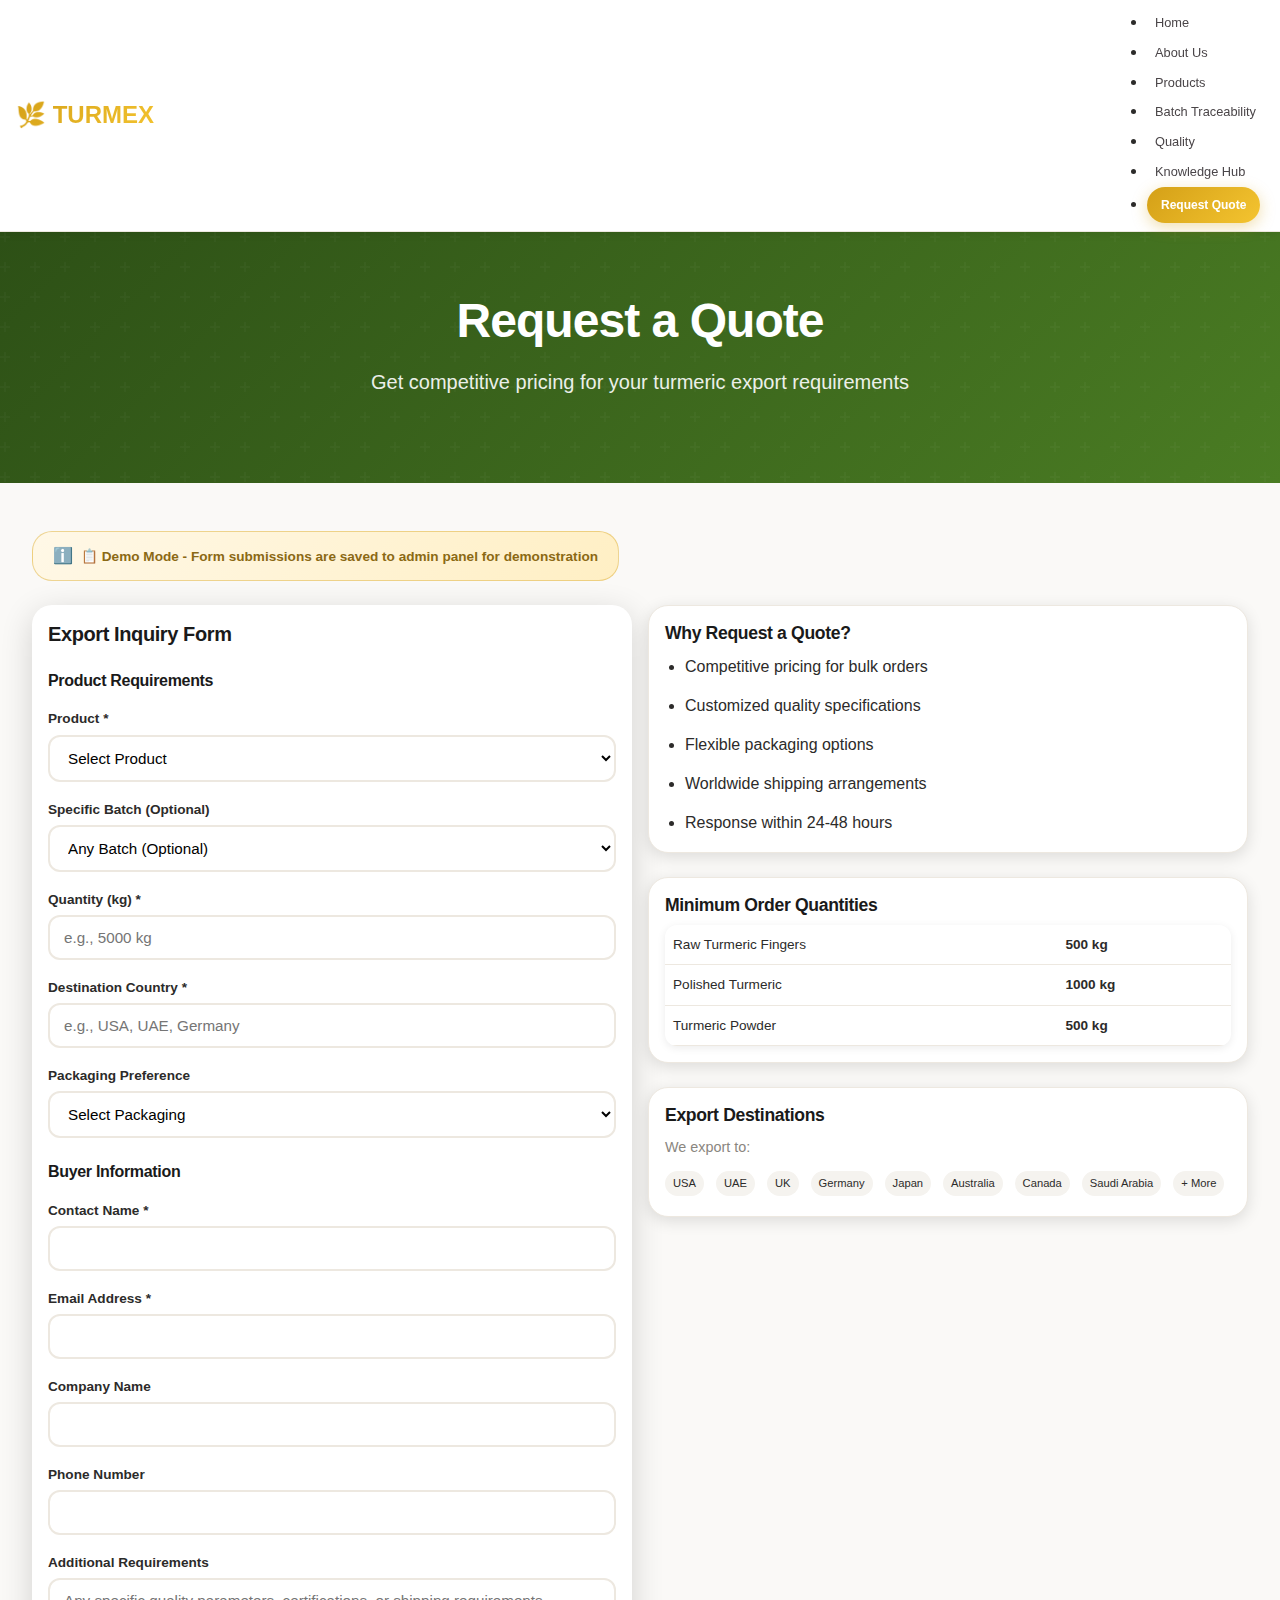
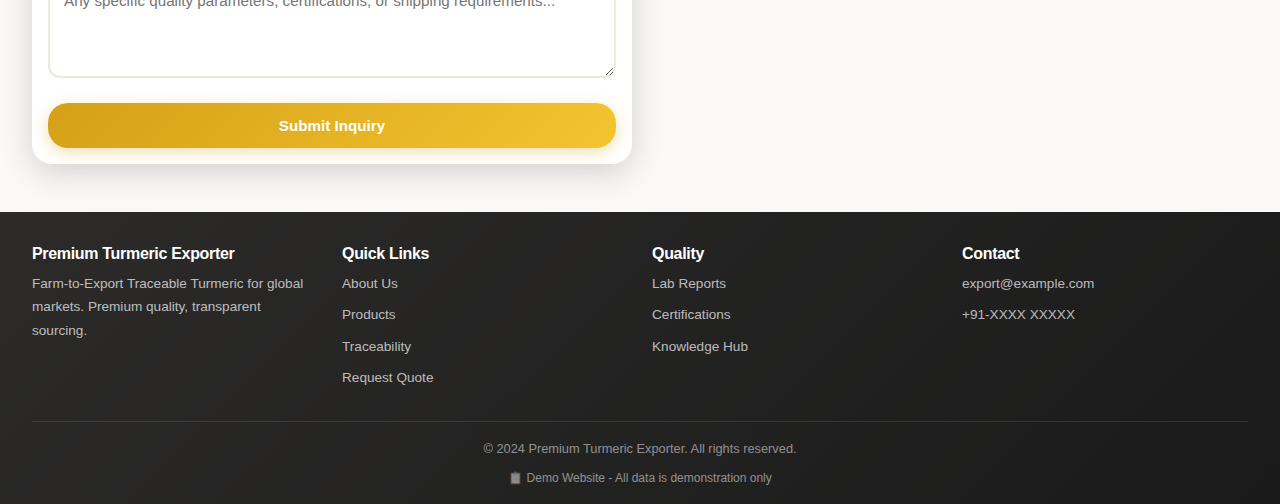
<file: request-quote.html>
<!DOCTYPE html>
<html lang="en">
<head>
    <meta charset="UTF-8">
    <meta name="viewport" content="width=device-width, initial-scale=1.0">
    <title>Request Quote | Premium Turmeric Export Platform</title>
    <meta name="description" content="Request a competitive quote for your turmeric export requirements. Bulk orders, custom packaging, worldwide shipping.">
    <link rel="stylesheet" href="css/styles.css">
</head>
<body>
    <!-- Header -->
    <header class="header">
        <div class="header-inner">
            <a href="index.html" class="logo">
                <span class="logo-text" id="company-logo-text">TURMEX</span>
            </a>
            <nav>
                <ul class="nav">
                    <li class="nav-item"><a href="index.html" class="nav-link">Home</a></li>
                    <li class="nav-item"><a href="about.html" class="nav-link">About Us</a></li>
                    <li class="nav-item"><a href="products.html" class="nav-link">Products</a></li>
                    <li class="nav-item"><a href="batch-traceability.html" class="nav-link">Batch Traceability</a></li>
                    <li class="nav-item"><a href="quality-reports.html" class="nav-link">Quality</a></li>
                    <li class="nav-item"><a href="knowledge-hub.html" class="nav-link">Knowledge Hub</a></li>
                    <li class="nav-item"><a href="request-quote.html" class="btn btn-primary btn-small active">Request Quote</a></li>
                </ul>
            </nav>
        </div>
    </header>

    <!-- Page Header -->
    <section class="hero" style="padding: 60px 0;">
        <div class="container">
            <div class="text-center">
                <h1>Request a Quote</h1>
                <p>Get competitive pricing for your turmeric export requirements</p>
            </div>
        </div>
    </section>

    <!-- Quote Form Section -->
    <section class="section">
        <div class="container">
            <div class="demo-badge" style="margin-bottom: 24px;">
                📋 Demo Mode - Form submissions are saved to admin panel for demonstration
            </div>
            
            <div class="grid-2">
                <div>
                    <div class="quote-form">
                        <h2>Export Inquiry Form</h2>
                        <form id="quote-form" onsubmit="submitQuoteForm(event)">
                            <h4 style="margin-bottom: 16px; margin-top: 24px;">Product Requirements</h4>
                            
                            <div class="form-row">
                                <div class="form-group">
                                    <label for="quote-product">Product *</label>
                                    <select id="quote-product" name="product" required>
                                        <option value="">Select Product</option>
                                        <option value="raw-fingers">Raw Turmeric Fingers</option>
                                        <option value="polished-turmeric">Polished Turmeric</option>
                                        <option value="turmeric-powder">Turmeric Powder (Coming Soon)</option>
                                    </select>
                                </div>
                                <div class="form-group">
                                    <label for="quote-batch">Specific Batch (Optional)</label>
                                    <select id="quote-batch" name="batch">
                                        <option value="">Any Batch (Optional)</option>
                                    </select>
                                </div>
                            </div>
                            
                            <div class="form-row">
                                <div class="form-group">
                                    <label for="quote-quantity">Quantity (kg) *</label>
                                    <input type="text" id="quote-quantity" name="quantity" placeholder="e.g., 5000 kg" required>
                                </div>
                                <div class="form-group">
                                    <label for="quote-destination">Destination Country *</label>
                                    <input type="text" id="quote-destination" name="destination" placeholder="e.g., USA, UAE, Germany" required>
                                </div>
                            </div>
                            
                            <div class="form-group">
                                <label for="quote-packaging">Packaging Preference</label>
                                <select id="quote-packaging" name="packaging">
                                    <option value="">Select Packaging</option>
                                    <option value="25kg-bags">25kg PP Bags</option>
                                    <option value="50kg-jute">50kg Jute Bags</option>
                                    <option value="retail">Retail Packs</option>
                                    <option value="custom">Custom Packaging</option>
                                </select>
                            </div>
                            
                            <h4 style="margin-bottom: 16px; margin-top: 24px;">Buyer Information</h4>
                            
                            <div class="form-row">
                                <div class="form-group">
                                    <label for="quote-buyer-name">Contact Name *</label>
                                    <input type="text" id="quote-buyer-name" name="buyer_name" required>
                                </div>
                                <div class="form-group">
                                    <label for="quote-buyer-email">Email Address *</label>
                                    <input type="email" id="quote-buyer-email" name="buyer_email" required>
                                </div>
                            </div>
                            
                            <div class="form-row">
                                <div class="form-group">
                                    <label for="quote-buyer-company">Company Name</label>
                                    <input type="text" id="quote-buyer-company" name="buyer_company">
                                </div>
                                <div class="form-group">
                                    <label for="quote-buyer-phone">Phone Number</label>
                                    <input type="text" id="quote-buyer-phone" name="buyer_phone">
                                </div>
                            </div>
                            
                            <div class="form-group">
                                <label for="quote-message">Additional Requirements</label>
                                <textarea id="quote-message" name="message" placeholder="Any specific quality parameters, certifications, or shipping requirements..."></textarea>
                            </div>
                            
                            <div class="form-actions">
                                <button type="submit" class="btn btn-primary btn-large">Submit Inquiry</button>
                            </div>
                        </form>
                    </div>
                </div>
                
                <div>
                    <div class="card" style="margin-bottom: 24px;">
                        <h3>Why Request a Quote?</h3>
                        <ul style="margin-left: 20px;">
                            <li style="margin-bottom: 12px;">Competitive pricing for bulk orders</li>
                            <li style="margin-bottom: 12px;">Customized quality specifications</li>
                            <li style="margin-bottom: 12px;">Flexible packaging options</li>
                            <li style="margin-bottom: 12px;">Worldwide shipping arrangements</li>
                            <li>Response within 24-48 hours</li>
                        </ul>
                    </div>
                    
                    <div class="card" style="margin-bottom: 24px;">
                        <h3>Minimum Order Quantities</h3>
                        <table class="admin-table">
                            <tbody>
                                <tr>
                                    <td>Raw Turmeric Fingers</td>
                                    <td><strong>500 kg</strong></td>
                                </tr>
                                <tr>
                                    <td>Polished Turmeric</td>
                                    <td><strong>1000 kg</strong></td>
                                </tr>
                                <tr>
                                    <td>Turmeric Powder</td>
                                    <td><strong>500 kg</strong></td>
                                </tr>
                            </tbody>
                        </table>
                    </div>
                    
                    <div class="card">
                        <h3>Export Destinations</h3>
                        <p style="margin-bottom: 12px;">We export to:</p>
                        <div style="display: flex; flex-wrap: wrap; gap: 8px;">
                            <span class="grade-badge">USA</span>
                            <span class="grade-badge">UAE</span>
                            <span class="grade-badge">UK</span>
                            <span class="grade-badge">Germany</span>
                            <span class="grade-badge">Japan</span>
                            <span class="grade-badge">Australia</span>
                            <span class="grade-badge">Canada</span>
                            <span class="grade-badge">Saudi Arabia</span>
                            <span class="grade-badge">+ More</span>
                        </div>
                    </div>
                </div>
            </div>
        </div>
    </section>

    <!-- Footer -->
    <footer class="footer">
        <div class="container">
            <div class="footer-grid">
                <div class="footer-col">
                    <h4 id="footer-company">Premium Turmeric Exporter</h4>
                    <p>Farm-to-Export Traceable Turmeric for global markets. Premium quality, transparent sourcing.</p>
                </div>
                <div class="footer-col">
                    <h4>Quick Links</h4>
                    <a href="about.html">About Us</a>
                    <a href="products.html">Products</a>
                    <a href="batch-traceability.html">Traceability</a>
                    <a href="request-quote.html">Request Quote</a>
                </div>
                <div class="footer-col">
                    <h4>Quality</h4>
                    <a href="quality-reports.html">Lab Reports</a>
                    <a href="documents.html">Certifications</a>
                    <a href="knowledge-hub.html">Knowledge Hub</a>
                </div>
                <div class="footer-col">
                    <h4>Contact</h4>
                    <p id="footer-email">export@example.com</p>
                    <p id="footer-phone">+91-XXXX XXXXX</p>
                </div>
            </div>
            <div class="footer-bottom">
                <p>&copy; 2024 <span id="footer-copyright-name">Premium Turmeric Exporter</span>. All rights reserved.</p>
                <p style="margin-top: 8px; font-size: 12px;">📋 Demo Website - All data is demonstration only</p>
            </div>
        </div>
    </footer>

    <script src="js/data.js"></script>
    <script src="js/app.js"></script>
</body>
</html>
</file>
<file: css/styles.css>
/**
 * TURMERIC EXPORT PLATFORM - Premium Export-Grade Styling
 * Modern, Premium, Organic, Professional Design
 */

/* CSS Variables - Premium Color System */
:root {
    --primary: #D4A017;
    --primary-dark: #B8860B;
    --primary-light: #F4C430;
    --primary-gradient: linear-gradient(135deg, #D4A017 0%, #F4C430 100%);
    --secondary: #2D5016;
    --secondary-gradient: linear-gradient(135deg, #2D5016 0%, #4A7C23 100%);
    --white: #FFFFFF;
    --off-white: #FAF9F7;
    --cream: #F5F3EF;
    --light-beige: #EDE8E0;
    --medium-gray: #8A8680;
    --dark-gray: #4A4548;
    --charcoal: #2C2B2A;
    --black: #1A1A1A;
    --font-primary: 'Segoe UI', 'Helvetica Neue', Arial, sans-serif;
    --font-heading: 'Segoe UI', 'Helvetica Neue', Arial, sans-serif;
    --space-xs: 4px;
    --space-sm: 8px;
    --space-md: 16px;
    --space-lg: 24px;
    --space-xl: 32px;
    --space-xxl: 48px;
    --radius-sm: 6px;
    --radius-md: 12px;
    --radius-lg: 20px;
    --shadow-soft: 0 2px 8px rgba(0, 0, 0, 0.08);
    --shadow-md: 0 4px 16px rgba(0, 0, 0, 0.12);
    --shadow-lg: 0 8px 32px rgba(0, 0, 0, 0.16);
    --transition-fast: 0.2s cubic-bezier(0.4, 0, 0.2, 1);
    --transition-normal: 0.3s cubic-bezier(0.4, 0, 0.2, 1);
}

*, *::before, *::after {
    margin: 0;
    padding: 0;
    box-sizing: border-box;
}

html {
    scroll-behavior: smooth;
    font-size: 16px;
}

body {
    font-family: var(--font-primary);
    font-size: 1rem;
    line-height: 1.7;
    color: var(--charcoal);
    background-color: var(--off-white);
    -webkit-font-smoothing: antialiased;
}

h1, h2, h3, h4, h5, h6 {
    font-family: var(--font-heading);
    font-weight: 700;
    line-height: 1.3;
    color: var(--black);
    letter-spacing: -0.02em;
}

a {
    color: var(--primary);
    text-decoration: none;
    transition: all var(--transition-fast);
}

a:hover {
    color: var(--primary-dark);
}

img {
    max-width: 100%;
    height: auto;
    display: block;
}

/* Demo Badge */
.demo-badge {
    display: inline-flex;
    align-items: center;
    gap: 8px;
    padding: 10px 20px;
    background: linear-gradient(135deg, #FFF8E7 0%, #FFEFC4 100%);
    border: 1px solid rgba(212, 160, 23, 0.4);
    border-radius: var(--radius-lg);
    font-size: 0.85rem;
    font-weight: 600;
    color: #8B6914;
    margin-bottom: var(--space-lg);
}

.demo-badge::before {
    content: 'ℹ️';
    font-size: 1rem;
}

.demo-badge-small {
    display: inline-block;
    padding: 6px 14px;
    background: linear-gradient(135deg, #FFF8E7 0%, #FFEFC4 100%);
    border: 1px solid rgba(212, 160, 23, 0.3);
    border-radius: 50px;
    font-size: 0.75rem;
    font-weight: 600;
    color: #8B6914;
}

/* Container */
.container {
    max-width: 1280px;
    margin: 0 auto;
    padding: 0 var(--space-md);
}

/* Mobile-specific fixes for all mobile screens (up to 480px) */
@media (max-width: 480px) {
    .container {
        padding: 0 12px;
    }
    
    html {
        font-size: 14px;
    }
    
    body {
        font-size: 0.9rem;
        line-height: 1.5;
    }
    
    .hero {
        padding: 40px 0;
    }
    
    .hero-content {
        padding: 0 8px;
    }
    
    .hero h1 {
        font-size: 1.5rem;
        line-height: 1.2;
    }
    
    .hero p {
        font-size: 0.9rem;
    }
    
    h1 {
        font-size: 1.35rem;
    }
    
    h2 {
        font-size: 1.15rem;
    }
    
    h3 {
        font-size: 1rem;
    }
    
    h4 {
        font-size: 0.9rem;
    }
    
    .card {
        padding: 12px;
    }
    
    .batch-card {
        padding: 12px;
    }
    
    .product-card {
        padding: 12px;
    }
    
    .feature-card {
        padding: 12px;
    }
    
    /* Compact buttons for mobile */
    .btn {
        padding: 8px 12px;
        font-size: 0.75rem;
        border-radius: 8px;
    }
    
    .btn-large {
        padding: 10px 16px;
        font-size: 0.85rem;
    }
    
    .btn-small {
        padding: 6px 10px;
        font-size: 0.7rem;
    }
    
    .demo-badge {
        padding: 8px 14px;
        font-size: 0.75rem;
    }
    
    .section {
        padding: 32px 0;
    }
    
    .footer {
        padding: 32px 0 16px;
    }
    
    .footer-col h4 {
        font-size: 0.9rem;
    }
    
    .footer p,
    .footer a {
        font-size: 0.8rem;
    }
    
    /* Reduce spacing in batch cards */
    .batch-metrics {
        padding: 8px;
        gap: 8px;
    }
    
    .metric .label {
        font-size: 0.65rem;
    }
    
    .metric .value {
        font-size: 0.85rem;
    }
    
    .batch-origin {
        font-size: 0.75rem;
    }
    
    .batch-card h3 {
        font-size: 0.95rem;
    }
    
    /* Reduce product specs */
    .product-specs {
        padding: 8px;
        gap: 8px;
    }
    
    .spec .label {
        font-size: 0.65rem;
    }
    
    .spec .value {
        font-size: 0.8rem;
    }
    
    .product-description {
        font-size: 0.85rem;
    }
    
    .section-title p {
        font-size: 0.85rem;
    }
}

/* ===== HEADER & NAVBAR ===== */
.header {
    background: rgba(255, 255, 255, 0.95);
    backdrop-filter: blur(20px);
    box-shadow: var(--shadow-soft);
    position: sticky;
    top: 0;
    z-index: 1000;
    border-bottom: 1px solid var(--light-beige);
}

.header-inner {
    display: flex;
    justify-content: space-between;
    align-items: center;
    padding: var(--space-sm) var(--space-md);
    max-width: 1280px;
    margin: 0 auto;
}

.logo {
    display: flex;
    flex-direction: column;
}

.logo-text {
    font-size: 1.25rem;
    font-weight: 800;
    color: var(--primary);
    background: var(--primary-gradient);
    -webkit-background-clip: text;
    -webkit-text-fill-color: transparent;
    background-clip: text;
}

.tagline {
    font-size: 0.65rem;
    color: var(--medium-gray);
    text-transform: uppercase;
    letter-spacing: 0.1em;
    font-weight: 500;
    display: none;
}

/* Desktop Navigation */
.nav-menu {
    display: none;
    align-items: center;
    gap: 4px;
    list-style: none;
}

.nav-item {
    position: relative;
}

.nav-link {
    display: flex;
    align-items: center;
    gap: 4px;
    padding: var(--space-xs) var(--space-sm);
    color: var(--dark-gray);
    font-weight: 500;
    font-size: 0.8rem;
    border-radius: var(--radius-md);
    transition: all var(--transition-fast);
}

.nav-link:hover,
.nav-link.active {
    color: var(--primary);
    background: rgba(212, 160, 23, 0.08);
}

.dropdown-menu {
    position: absolute;
    top: 100%;
    left: 0;
    min-width: 200px;
    background: var(--white);
    border-radius: var(--radius-lg);
    box-shadow: var(--shadow-lg);
    opacity: 0;
    visibility: hidden;
    transform: translateY(-10px);
    transition: all var(--transition-normal);
    list-style: none;
    z-index: 100;
    border: 1px solid var(--light-beige);
}

.nav-item:hover .dropdown-menu {
    opacity: 1;
    visibility: visible;
    transform: translateY(0);
}

.dropdown-link {
    display: flex;
    align-items: center;
    gap: 8px;
    padding: var(--space-sm) var(--space-md);
    color: var(--charcoal);
    font-size: 0.85rem;
    transition: all var(--transition-fast);
    border-left: 3px solid transparent;
}

.dropdown-link:hover {
    background: var(--cream);
    color: var(--primary);
    border-left-color: var(--primary);
}

.nav-cta {
    margin-left: var(--space-sm);
}

.btn {
    display: inline-flex;
    align-items: center;
    justify-content: center;
    gap: 6px;
    padding: 10px 18px;
    font-size: 0.8rem;
    font-weight: 600;
    border: none;
    border-radius: var(--radius-lg);
    cursor: pointer;
    transition: all var(--transition-normal);
    text-decoration: none;
    font-family: inherit;
    white-space: nowrap;
    max-width: 100%;
    overflow: hidden;
    text-overflow: ellipsis;
}

/* Mobile button fixes - Compact sizes */
@media (max-width: 480px) {
    .btn {
        white-space: normal;
        text-align: center;
        word-wrap: break-word;
        padding: 8px 12px;
        font-size: 0.75rem;
        border-radius: 8px;
        min-height: 36px;
    }
    
    .btn-large {
        padding: 10px 16px;
        font-size: 0.8rem;
        min-height: 40px;
    }
    
    .btn-small {
        padding: 6px 10px;
        font-size: 0.7rem;
        min-height: 32px;
    }
    
    /* Button containers should wrap */
    div[style*="display: flex"] {
        flex-wrap: wrap !important;
        gap: 8px !important;
    }
}

.btn-primary {
    background: var(--primary-gradient);
    color: var(--white);
    box-shadow: 0 4px 15px rgba(212, 160, 23, 0.35);
}

.btn-primary:hover {
    transform: translateY(-2px);
    box-shadow: 0 6px 20px rgba(212, 160, 23, 0.45);
    color: var(--white);
}

.btn-secondary {
    background: var(--white);
    color: var(--primary);
    border: 2px solid var(--primary);
    box-shadow: var(--shadow-soft);
}

.btn-secondary:hover {
    background: var(--primary);
    color: var(--white);
    transform: translateY(-2px);
    box-shadow: var(--shadow-md);
}

.btn-large {
    padding: 14px 28px;
    font-size: 0.95rem;
}

.btn-small {
    padding: 8px 14px;
    font-size: 0.75rem;
}

/* Hamburger Menu Button */
.hamburger {
    display: flex;
    flex-direction: column;
    gap: 5px;
    padding: 8px;
    background: transparent;
    border: none;
    cursor: pointer;
    z-index: 1001;
}

.hamburger span {
    width: 24px;
    height: 2.5px;
    background: var(--charcoal);
    border-radius: 3px;
    transition: all var(--transition-normal);
}

.hamburger.active span:nth-child(1) {
    transform: rotate(45deg) translate(5px, 5px);
}

.hamburger.active span:nth-child(2) {
    opacity: 0;
}

.hamburger.active span:nth-child(3) {
    transform: rotate(-45deg) translate(6px, -6px);
}

/* Mobile Navigation */
.mobile-nav {
    display: none;
    position: fixed;
    top: 0;
    left: 0;
    width: 100%;
    height: 100vh;
    background: rgba(255, 255, 255, 0.98);
    backdrop-filter: blur(20px);
    z-index: 999;
    padding: 70px var(--space-md) var(--space-md);
    overflow-y: auto;
}

.mobile-nav.active {
    display: block;
    animation: slideIn 0.3s ease forwards;
}

@keyframes slideIn {
    from {
        opacity: 0;
        transform: translateY(-20px);
    }
    to {
        opacity: 1;
        transform: translateY(0);
    }
}

.mobile-nav-list {
    list-style: none;
}

.mobile-nav-item {
    border-bottom: 1px solid var(--light-beige);
}

.mobile-nav-link {
    display: flex;
    align-items: center;
    justify-content: space-between;
    padding: var(--space-md) 0;
    color: var(--charcoal);
    font-size: 1.1rem;
    font-weight: 500;
    transition: color var(--transition-fast);
}

.mobile-nav-link:hover,
.mobile-nav-link.active {
    color: var(--primary);
}

.mobile-dropdown {
    padding-left: var(--space-md);
    max-height: 0;
    overflow: hidden;
    transition: max-height var(--transition-normal);
}

.mobile-dropdown.open {
    max-height: 300px;
}

.mobile-dropdown-link {
    display: flex;
    align-items: center;
    gap: 10px;
    padding: var(--space-sm) 0;
    color: var(--dark-gray);
    font-size: 1rem;
    transition: color var(--transition-fast);
}

.mobile-dropdown-link:hover {
    color: var(--primary);
}

.mobile-nav-cta {
    margin-top: var(--space-lg);
    width: 100%;
    justify-content: center;
}

/* ===== HERO SECTION ===== */
.hero {
    background: var(--secondary-gradient);
    color: var(--white);
    padding: var(--space-xxl) 0;
    text-align: center;
    position: relative;
    overflow: hidden;
}

.hero::before {
    content: '';
    position: absolute;
    top: 0;
    left: 0;
    right: 0;
    bottom: 0;
    background: url("data:image/svg+xml,%3Csvg width='60' height='60' viewBox='0 0 60 60' xmlns='http://www.w3.org/2000/svg'%3E%3Cg fill='none' fill-rule='evenodd'%3E%3Cg fill='%23FFFFFF' fill-opacity='0.05'%3E%3Cpath d='M36 34v-4h-2v4h-4v2h4v4h2v-4h4v-2h-4zm0-30V0h-2v4h-4v2h4v4h2V6h4V4h-4zM6 34v-4H4v4H0v2h4v4h2v-4h4v-2H6zM6 4V0H4v4H0v2h4v4h2V6h4V4H6z'/%3E%3C/g%3E%3C/g%3E%3C/svg%3E");
    opacity: 0.5;
}

.hero-content {
    max-width: 800px;
    margin: 0 auto;
    position: relative;
    z-index: 1;
    padding: 0 var(--space-md);
}

.hero h1 {
    font-size: 2rem;
    color: var(--white);
    margin-bottom: var(--space-md);
    line-height: 1.2;
    font-weight: 800;
}

.hero p {
    font-size: 1rem;
    opacity: 0.9;
    margin-bottom: var(--space-lg);
    font-weight: 400;
}

.hero .btn {
    margin: 4px;
}

/* Stats in Hero */
.hero > .container > .hero-content > div:nth-child(2) {
    display: flex;
    flex-wrap: wrap;
    justify-content: center;
    gap: var(--space-md);
    margin-top: var(--space-lg);
}

.hero > .container > .hero-content > div:nth-child(2) > div {
    text-align: center;
}

.hero > .container > .hero-content > div:nth-child(2) > div > div:first-child {
    font-size: 1.75rem;
    font-weight: 800;
    color: var(--primary-light);
}

.hero > .container > .hero-content > div:nth-child(2) > div > div:last-child {
    font-size: 0.8rem;
    opacity: 0.8;
}

/* ===== SECTIONS ===== */
.section {
    padding: var(--space-xl) 0;
}

.section-title {
    text-align: center;
    margin-bottom: var(--space-lg);
}

.section-title h2 {
    font-size: 1.75rem;
    margin-bottom: var(--space-sm);
}

.section-title p {
    font-size: 0.95rem;
    color: var(--medium-gray);
    max-width: 600px;
    margin: 0 auto;
    padding: 0 var(--space-sm);
}

/* ===== CARDS ===== */
.card {
    background: var(--white);
    border-radius: var(--radius-lg);
    padding: var(--space-md);
    box-shadow: var(--shadow-md);
    transition: all var(--transition-normal);
    border: 1px solid var(--light-beige);
    max-width: 100%;
    overflow: hidden;
}

.card:hover {
    box-shadow: var(--shadow-lg);
    transform: translateY(-4px);
}

.card h3 {
    font-size: 1.1rem;
    margin-bottom: var(--space-sm);
}

.card p {
    font-size: 0.9rem;
    color: var(--medium-gray);
}

/* ===== BATCH CARDS ===== */
.batch-card {
    background: var(--white);
    border-radius: var(--radius-lg);
    padding: var(--space-md);
    box-shadow: var(--shadow-md);
    transition: all var(--transition-normal);
    border: 1px solid var(--light-beige);
    position: relative;
    max-width: 100%;
    overflow: hidden;
}

.batch-card::before {
    content: '';
    position: absolute;
    top: 0;
    left: 0;
    right: 0;
    height: 3px;
    background: var(--primary-gradient);
}

.batch-card:hover {
    box-shadow: var(--shadow-lg);
    transform: translateY(-4px);
}

.batch-header {
    display: flex;
    justify-content: space-between;
    align-items: center;
    margin-bottom: var(--space-sm);
}

.batch-id {
    font-size: 0.7rem;
    font-weight: 700;
    color: var(--primary);
    background: linear-gradient(135deg, #FFF8E7 0%, #FFEFC4 100%);
    padding: 4px 10px;
    border-radius: 50px;
}

.batch-card h3 {
    font-size: 1rem;
    margin-bottom: var(--space-xs);
}

.batch-origin {
    color: var(--medium-gray);
    font-size: 0.8rem;
    margin-bottom: var(--space-md);
    display: flex;
    align-items: center;
    gap: 4px;
}

.batch-metrics {
    display: flex;
    gap: var(--space-sm);
    margin-bottom: var(--space-md);
    padding: var(--space-sm);
    background: var(--cream);
    border-radius: var(--radius-md);
}

.metric {
    flex: 1;
    text-align: center;
}

.metric .label {
    display: block;
    font-size: 0.6rem;
    color: var(--medium-gray);
    text-transform: uppercase;
    letter-spacing: 0.05em;
}

.metric .value {
    font-size: 0.9rem;
    font-weight: 700;
    color: var(--primary);
}

/* Status Badges */
.status-badge {
    display: inline-flex;
    align-items: center;
    gap: 4px;
    padding: 4px 10px;
    border-radius: 50px;
    font-size: 0.7rem;
    font-weight: 600;
}

.status-available {
    background: linear-gradient(135deg, #E8F5E9 0%, #C8E6C9 100%);
    color: #2E7D32;
}

.status-in-transit {
    background: linear-gradient(135deg, #FFF3E0 0%, #FFE0B2 100%);
    color: #ED6C02;
}

.status-sold {
    background: linear-gradient(135deg, #FFEBEE 0%, #FFCDD2 100%);
    color: #C62828;
}

/* ===== FEATURE CARDS ===== */
.feature-card {
    text-align: center;
    padding: var(--space-lg) var(--space-md);
    background: var(--white);
    border-radius: var(--radius-lg);
    box-shadow: var(--shadow-md);
    transition: all var(--transition-normal);
}

.feature-card:hover {
    box-shadow: var(--shadow-lg);
    transform: translateY(-4px);
}

.feature-icon {
    font-size: 2.5rem;
    margin-bottom: var(--space-md);
    display: block;
}

.feature-card h3 {
    font-size: 1.1rem;
    margin-bottom: var(--space-sm);
    color: var(--secondary);
}

.feature-card p {
    font-size: 0.85rem;
}

/* ===== PRODUCT CARDS ===== */
.product-card {
    background: var(--white);
    border-radius: var(--radius-lg);
    padding: var(--space-md);
    box-shadow: var(--shadow-md);
    position: relative;
    transition: all var(--transition-normal);
    border: 1px solid var(--light-beige);
}

.product-card:hover {
    box-shadow: var(--shadow-lg);
    transform: translateY(-4px);
}

.product-card.coming-soon {
    opacity: 0.75;
}

.coming-soon-badge {
    position: absolute;
    top: var(--space-sm);
    right: var(--space-sm);
    background: var(--secondary-gradient);
    color: var(--white);
    padding: 4px 12px;
    border-radius: 50px;
    font-size: 0.7rem;
    font-weight: 600;
}

.product-card h3 {
    font-size: 1.1rem;
    margin-bottom: var(--space-sm);
}

.product-description {
    color: var(--medium-gray);
    margin-bottom: var(--space-md);
    font-size: 0.85rem;
    line-height: 1.5;
}

.product-specs {
    display: grid;
    grid-template-columns: repeat(2, 1fr);
    gap: var(--space-xs);
    margin-bottom: var(--space-md);
    padding: var(--space-sm);
    background: var(--cream);
    border-radius: var(--radius-md);
}

.spec .label {
    display: block;
    font-size: 0.6rem;
    color: var(--medium-gray);
    text-transform: uppercase;
}

.spec .value {
    font-size: 0.8rem;
    font-weight: 700;
    color: var(--charcoal);
}

.product-grades,
.product-packaging {
    margin-bottom: var(--space-sm);
}

.grades-label,
.packaging-label {
    display: block;
    font-size: 0.75rem;
    color: var(--medium-gray);
    margin-bottom: 4px;
    font-weight: 500;
}

.grade-badge {
    display: inline-block;
    padding: 3px 8px;
    background: var(--cream);
    border-radius: 50px;
    font-size: 0.7rem;
    margin-right: 4px;
    margin-bottom: 4px;
    font-weight: 500;
}

/* ===== LAB REPORT CARDS ===== */
.lab-report-card {
    background: var(--white);
    border-radius: var(--radius-lg);
    padding: var(--space-md);
    box-shadow: var(--shadow-md);
    margin-bottom: var(--space-md);
    border: 1px solid var(--light-beige);
}

.report-header {
    display: flex;
    flex-wrap: wrap;
    justify-content: space-between;
    align-items: flex-start;
    margin-bottom: var(--space-md);
    padding-bottom: var(--space-sm);
    border-bottom: 2px solid var(--cream);
    gap: var(--space-sm);
}

.report-header h3 {
    font-size: 1.1rem;
    color: var(--secondary);
}

.report-meta {
    display: flex;
    flex-wrap: wrap;
    gap: var(--space-md);
    color: var(--medium-gray);
    font-size: 0.8rem;
    margin-bottom: var(--space-md);
}

.report-section {
    margin-bottom: var(--space-md);
}

.report-section h4 {
    font-size: 0.95rem;
    margin-bottom: var(--space-sm);
    color: var(--secondary);
    display: flex;
    align-items: center;
    gap: 8px;
}

.report-section h4::before {
    content: '';
    width: 3px;
    height: 16px;
    background: var(--primary-gradient);
    border-radius: 2px;
}

.report-grid {
    display: grid;
    grid-template-columns: repeat(2, 1fr);
    gap: var(--space-sm);
}

.report-item {
    padding: var(--space-sm);
    background: var(--cream);
    border-radius: var(--radius-md);
}

.report-item .label {
    display: block;
    font-size: 0.65rem;
    color: var(--medium-gray);
    text-transform: uppercase;
}

.report-item .value {
    font-size: 0.9rem;
    font-weight: 700;
    color: var(--charcoal);
}

.report-actions {
    display: flex;
    flex-wrap: wrap;
    gap: var(--space-sm);
    padding-top: var(--space-md);
    border-top: 1px solid var(--light-beige);
}

.report-actions .btn {
    flex: 1;
    min-width: 140px;
}

/* ===== KNOWLEDGE CARDS ===== */
.knowledge-card {
    background: var(--white);
    border-radius: var(--radius-lg);
    padding: var(--space-md);
    box-shadow: var(--shadow-md);
    cursor: pointer;
    transition: all var(--transition-normal);
    border: 1px solid var(--light-beige);
}

.knowledge-card:hover {
    box-shadow: var(--shadow-lg);
    transform: translateY(-4px);
}

.article-category {
    display: inline-block;
    padding: 4px 12px;
    background: var(--secondary-gradient);
    color: var(--white);
    border-radius: 50px;
    font-size: 0.7rem;
    font-weight: 600;
    margin-bottom: var(--space-sm);
}

.knowledge-card h3 {
    font-size: 1rem;
    margin-bottom: var(--space-xs);
    transition: color var(--transition-fast);
}

.knowledge-card:hover h3 {
    color: var(--primary);
}

.article-preview {
    color: var(--medium-gray);
    font-size: 0.8rem;
    margin-bottom: var(--space-sm);
    line-height: 1.5;
}

.article-meta {
    display: flex;
    flex-wrap: wrap;
    gap: var(--space-md);
    font-size: 0.7rem;
    color: var(--medium-gray);
}

/* ===== DOCUMENT CARDS ===== */
.document-card {
    background: var(--white);
    border-radius: var(--radius-lg);
    padding: var(--space-md);
    box-shadow: var(--shadow-md);
    position: relative;
    border: 1px solid var(--light-beige);
    transition: all var(--transition-normal);
}

.document-card:hover {
    box-shadow: var(--shadow-lg);
    transform: translateY(-2px);
}

.document-header {
    display: flex;
    gap: var(--space-sm);
    margin-bottom: var(--space-md);
}

.document-icon {
    font-size: 2rem;
    width: 48px;
    height: 48px;
    display: flex;
    align-items: center;
    justify-content: center;
    background: var(--cream);
    border-radius: var(--radius-md);
}

.document-info h3 {
    font-size: 1rem;
    margin-bottom: 2px;
}

.document-number {
    color: var(--primary);
    font-weight: 700;
    font-size: 0.85rem;
}

.document-details {
    padding: var(--space-sm);
    background: var(--cream);
    border-radius: var(--radius-md);
    margin-bottom: var(--space-md);
    font-size: 0.8rem;
}

.document-details p {
    margin-bottom: 4px;
}

.document-actions {
    display: flex;
    gap: var(--space-sm);
}

.demo-badge-small {
    position: absolute;
    top: var(--space-sm);
    right: var(--space-sm);
    font-size: 0.65rem;
    padding: 4px 8px;
}

/* ===== FORMS ===== */
.form-group {
    margin-bottom: var(--space-md);
}

.form-group label {
    display: block;
    font-weight: 600;
    margin-bottom: var(--space-xs);
    color: var(--charcoal);
    font-size: 0.85rem;
}

.form-group input,
.form-group select,
.form-group textarea {
    width: 100%;
    padding: 12px 14px;
    border: 2px solid var(--light-beige);
    border-radius: var(--radius-md);
    font-size: 0.95rem;
    font-family: var(--font-primary);
    transition: all var(--transition-fast);
    background: var(--white);
}

.form-group input:focus,
.form-group select:focus,
.form-group textarea:focus {
    outline: none;
    border-color: var(--primary);
    box-shadow: 0 0 0 3px rgba(212, 160, 23, 0.15);
}

.form-group textarea {
    min-height: 100px;
    resize: vertical;
}

.quote-form {
    background: var(--white);
    border-radius: var(--radius-lg);
    padding: var(--space-md);
    box-shadow: var(--shadow-lg);
}

.quote-form h2 {
    margin-bottom: var(--space-md);
    font-size: 1.25rem;
}

.form-actions {
    display: flex;
    flex-wrap: wrap;
    gap: var(--space-sm);
    margin-top: var(--space-md);
}

.form-actions .btn {
    flex: 1;
    min-width: 140px;
}

/* ===== CONTACT INFO ===== */
.contact-info {
    background: var(--white);
    border-radius: var(--radius-lg);
    padding: var(--space-md);
    box-shadow: var(--shadow-md);
}

.contact-item {
    display: flex;
    gap: var(--space-sm);
    padding: var(--space-sm) 0;
    border-bottom: 1px solid var(--light-beige);
}

.contact-item:last-child {
    border-bottom: none;
}

.contact-icon {
    font-size: 1.5rem;
    width: 40px;
    height: 40px;
    display: flex;
    align-items: center;
    justify-content: center;
    background: var(--cream);
    border-radius: var(--radius-md);
}

.contact-item strong {
    display: block;
    margin-bottom: 2px;
    color: var(--charcoal);
    font-size: 0.9rem;
}

.contact-item p {
    color: var(--medium-gray);
    font-size: 0.85rem;
}

/* ===== MODAL ===== */
.modal {
    display: none;
    position: fixed;
    top: 0;
    left: 0;
    width: 100%;
    height: 100%;
    background: rgba(0, 0, 0, 0.6);
    backdrop-filter: blur(8px);
    z-index: 2000;
    align-items: center;
    justify-content: center;
    padding: var(--space-md);
}

.modal.active {
    display: flex;
}

.modal-content {
    background: var(--white);
    border-radius: var(--radius-lg);
    padding: var(--space-md);
    max-width: 600px;
    width: 100%;
    max-height: 85vh;
    overflow-y: auto;
    box-shadow: var(--shadow-lg);
}

.modal h3 {
    margin-bottom: var(--space-md);
}

.close-modal {
    float: right;
    font-size: 1.5rem;
    cursor: pointer;
    color: var(--medium-gray);
    transition: color var(--transition-fast);
}

.close-modal:hover {
    color: var(--charcoal);
}

/* ===== FOOTER ===== */
.footer {
    background: linear-gradient(135deg, var(--charcoal) 0%, var(--black) 100%);
    color: var(--white);
    padding: var(--space-xl) 0 var(--space-md);
}

.footer-grid {
    display: grid;
    grid-template-columns: 1fr 1fr;
    gap: var(--space-lg);
    margin-bottom: var(--space-lg);
}

.footer-col h4 {
    color: var(--white);
    margin-bottom: var(--space-sm);
    font-size: 1rem;
}

.footer-col p,
.footer-col a {
    color: rgba(255, 255, 255, 0.7);
    font-size: 0.85rem;
    margin-bottom: 8px;
    display: block;
    transition: color var(--transition-fast);
}

.footer-col a:hover {
    color: var(--primary);
}

.footer-bottom {
    padding-top: var(--space-md);
    border-top: 1px solid rgba(255, 255, 255, 0.1);
    text-align: center;
    color: rgba(255, 255, 255, 0.5);
    font-size: 0.8rem;
}

/* ===== GRID LAYOUTS ===== */
/* Mobile First - All grids stack vertically by default */
.grid-2 {
    display: grid;
    grid-template-columns: 1fr;
    gap: var(--space-md);
}

.grid-3 {
    display: grid;
    grid-template-columns: 1fr;
    gap: var(--space-md);
}

.grid-4 {
    display: grid;
    grid-template-columns: 1fr;
    gap: var(--space-sm);
}

/* Responsive grids for larger screens */
@media (min-width: 481px) {
    .grid-2 {
        grid-template-columns: repeat(2, 1fr);
    }
    
    .grid-3 {
        grid-template-columns: repeat(2, 1fr);
    }
    
    .grid-4 {
        grid-template-columns: repeat(2, 1fr);
    }
}

@media (min-width: 769px) {
    .grid-2 {
        grid-template-columns: repeat(2, 1fr);
    }
    
    .grid-3 {
        grid-template-columns: repeat(3, 1fr);
    }
    
    .grid-4 {
        grid-template-columns: repeat(4, 1fr);
    }
}

/* ===== BATCH DETAIL ===== */
.batch-detail-grid {
    display: grid;
    grid-template-columns: 1fr;
    gap: var(--space-md);
    margin-bottom: var(--space-md);
}

.detail-section {
    background: var(--white);
    padding: var(--space-md);
    border-radius: var(--radius-lg);
    box-shadow: var(--shadow-md);
    border: 1px solid var(--light-beige);
}

.detail-section h3 {
    margin-bottom: var(--space-md);
    padding-bottom: var(--space-sm);
    border-bottom: 3px solid var(--primary);
    display: inline-block;
    font-size: 1rem;
}

.detail-table {
    width: 100%;
}

.detail-table tr {
    border-bottom: 1px solid var(--light-beige);
}

.detail-table tr:last-child {
    border-bottom: none;
}

.detail-table td {
    padding: var(--space-sm) 0;
}

.detail-table .label {
    color: var(--medium-gray);
    font-size: 0.8rem;
}

.detail-table .value {
    font-weight: 600;
    text-align: right;
    color: var(--charcoal);
    font-size: 0.85rem;
}

.detail-table .value.highlight {
    color: var(--primary);
    font-size: 1rem;
}

.batch-actions {
    display: flex;
    flex-direction: column;
    gap: var(--space-md);
    padding: var(--space-md);
    background: var(--white);
    border-radius: var(--radius-lg);
    box-shadow: var(--shadow-md);
}

.qr-section {
    text-align: center;
}

.qr-code {
    width: 120px;
    height: 120px;
    border: 1px solid var(--light-beige);
    border-radius: var(--radius-md);
    padding: var(--space-xs);
    background: var(--white);
}

.qr-section p {
    margin-top: var(--space-sm);
    font-size: 0.75rem;
    color: var(--medium-gray);
}

.action-buttons {
    display: flex;
    flex-wrap: wrap;
    gap: var(--space-sm);
}

.action-buttons .btn {
    flex: 1;
    min-width: 120px;
}

/* ===== BATCH LIST SIDEBAR ===== */
.batch-traceability-grid {
    display: grid;
    grid-template-columns: 1fr;
    gap: var(--space-md);
}

@media (min-width: 769px) {
    .batch-traceability-grid {
        grid-template-columns: 280px 1fr;
    }
}

@media (min-width: 1024px) {
    .batch-traceability-grid {
        grid-template-columns: 320px 1fr;
    }
}

.batch-list-sidebar {
    background: var(--white);
    border-radius: var(--radius-lg);
    padding: var(--space-md);
    box-shadow: var(--shadow-md);
    border: 1px solid var(--light-beige);
}

.batch-list-sidebar h3 {
    margin-bottom: var(--space-sm);
    font-size: 1rem;
}

.batch-list-sidebar > p {
    font-size: 0.8rem;
    color: var(--medium-gray);
    margin-bottom: var(--space-md);
}

.batch-item {
    padding: var(--space-sm);
    border: 2px solid var(--light-beige);
    border-radius: var(--radius-md);
    margin-bottom: var(--space-sm);
    cursor: pointer;
    transition: all var(--transition-fast);
    background: var(--white);
}

.batch-item:hover,
.batch-item.selected {
    border-color: var(--primary);
    background: linear-gradient(135deg, #FFF8E7 0%, #FFEFC4 100%);
}

.batch-item-header {
    display: flex;
    justify-content: space-between;
    align-items: center;
    margin-bottom: 2px;
}

.batch-item h4 {
    font-size: 0.85rem;
    margin-bottom: 2px;
}

.batch-location {
    font-size: 0.7rem;
    color: var(--medium-gray);
}

/* ===== EMPTY STATE ===== */
.empty-state {
    text-align: center;
    padding: var(--space-xl);
    color: var(--medium-gray);
}

.empty-state h3 {
    margin-bottom: var(--space-sm);
    color: var(--charcoal);
    font-size: 1.1rem;
}

/* ===== ANIMATIONS ===== */
@keyframes fadeInUp {
    from {
        opacity: 0;
        transform: translateY(20px);
    }
    to {
        opacity: 1;
        transform: translateY(0);
    }
}

.fade-in-up {
    animation: fadeInUp 0.5s ease forwards;
}

/* ===== RESPONSIVE BREAKPOINTS ===== */

/* Small phones (up to 480px) */
@media (max-width: 480px) {
    .hero h1 {
        font-size: 1.5rem;
    }
    
    .hero p {
        font-size: 0.9rem;
    }
    
    .section-title h2 {
        font-size: 1.35rem;
    }
    
    .btn {
        padding: 10px 16px;
        font-size: 0.85rem;
    }
    
    .btn-large {
        padding: 12px 20px;
        font-size: 0.9rem;
    }
    
    .report-grid {
        grid-template-columns: 1fr;
    }
    
    .grid-4 {
        grid-template-columns: 1fr;
    }
    
    .footer-grid {
        grid-template-columns: 1fr;
        gap: var(--space-md);
    }
}

/* Large phones and small tablets (481px - 768px) */
@media (max-width: 768px) {
    .nav-menu {
        display: none;
    }
    
    .hamburger {
        display: flex;
    }
    
    .tagline {
        display: none;
    }
    
    .logo-text {
        font-size: 1.25rem;
    }
    
    .hero {
        padding: var(--space-lg) 0;
    }
    
    .hero h1 {
        font-size: 1.75rem;
    }
    
    .hero p {
        font-size: 0.95rem;
    }
    
    .hero > .container > .hero-content > div:nth-child(2) > div > div:first-child {
        font-size: 1.5rem;
    }
    
    .section {
        padding: var(--space-lg) 0;
    }
    
    .section-title {
        margin-bottom: var(--space-md);
    }
    
    .card {
        padding: var(--space-sm);
    }
    
    .batch-card {
        padding: var(--space-sm);
    }
    
    .batch-metrics {
        flex-wrap: wrap;
    }
    
    .metric {
        min-width: 30%;
    }
    
    .quote-form {
        padding: var(--space-sm);
    }
    
    .form-actions .btn {
        min-width: 100%;
    }
    
    .report-actions .btn {
        min-width: 100%;
    }
    
    .action-buttons .btn {
        min-width: 100%;
    }
}

/* Tablets (769px - 1024px) */
@media (max-width: 1024px) {
    .nav-menu {
        display: none;
    }
    
    .hamburger {
        display: flex;
    }
    
    .hero h1 {
        font-size: 2.25rem;
    }
    
    .section-title h2 {
        font-size: 1.75rem;
    }
    
    .grid-2 {
        grid-template-columns: 1fr;
    }
    
    .grid-3 {
        grid-template-columns: repeat(2, 1fr);
    }
    
    .footer-grid {
        grid-template-columns: repeat(2, 1fr);
    }
}

/* Desktop (1025px and up) */
@media (min-width: 769px) {
    .nav-menu {
        display: flex;
    }
    
    .hamburger {
        display: none;
    }
    
    .tagline {
        display: block;
    }
    
    .logo-text {
        font-size: 1.5rem;
    }
    
    .hero h1 {
        font-size: 2.75rem;
    }
    
    .hero p {
        font-size: 1.15rem;
    }
    
    .grid-2 {
        grid-template-columns: repeat(2, 1fr);
    }
    
    .grid-3 {
        grid-template-columns: repeat(3, 1fr);
    }
    
    .grid-4 {
        grid-template-columns: repeat(4, 1fr);
    }
    
    .batch-detail-grid {
        grid-template-columns: repeat(2, 1fr);
    }
    
    .batch-actions {
        flex-direction: row;
        align-items: center;
    }
    
    .qr-section {
        text-align: left;
    }
    
    .action-buttons {
        flex-direction: row;
    }
    
    .footer-grid {
        grid-template-columns: repeat(4, 1fr);
    }
}

/* Large desktop (1200px and up) */
@media (min-width: 1200px) {
    .hero {
        padding: var(--space-xxl) 0;
    }
    
    .hero h1 {
        font-size: 3rem;
    }
    
    .hero p {
        font-size: 1.25rem;
    }
    
    .section {
        padding: var(--space-xxl) 0;
    }
    
    .section-title h2 {
        font-size: 2rem;
    }
    
    .container {
        padding: 0 var(--space-xl);
    }
}

/* UTILITY CLASSES */
.text-center {
    text-align: center;
}

.mt-lg { margin-top: var(--space-lg); }
.mb-lg { margin-bottom: var(--space-lg); }
.mt-xl { margin-top: var(--space-xl); }
.mb-xl { margin-bottom: var(--space-xl); }

.bg-light { background: var(--cream); }
.bg-white { background: var(--white); }

/* Admin Panel Responsive */
.admin-layout {
    display: flex;
    flex-direction: column;
    min-height: 100vh;
}

.admin-sidebar {
    width: 100%;
    background: linear-gradient(135deg, var(--charcoal) 0%, var(--black) 100%);
    color: var(--white);
    padding: var(--space-md);
    position: relative;
}

.admin-logo {
    font-size: 1.1rem;
    font-weight: 700;
    color: var(--primary);
    margin-bottom: var(--space-md);
    display: flex;
    align-items: center;
    gap: 8px;
}

.admin-nav {
    display: flex;
    flex-wrap: wrap;
    gap: var(--space-xs);
    list-style: none;
}

.admin-nav-item {
    flex: 0 0 auto;
}

.admin-nav-link {
    display: flex;
    align-items: center;
    gap: 6px;
    padding: var(--space-sm) var(--space-md);
    color: rgba(255, 255, 255, 0.7);
    border-radius: var(--radius-md);
    font-size: 0.85rem;
    transition: all var(--transition-fast);
}

.admin-nav-link:hover,
.admin-nav-link.active {
    background: var(--primary);
    color: var(--white);
}

.admin-content {
    flex: 1;
    padding: var(--space-md);
    background: var(--cream);
}

.admin-header {
    display: flex;
    flex-direction: column;
    gap: var(--space-md);
    margin-bottom: var(--space-lg);
}

.admin-header h1 {
    font-size: 1.5rem;
}

.stats-grid {
    display: grid;
    grid-template-columns: repeat(2, 1fr);
    gap: var(--space-md);
    margin-bottom: var(--space-lg);
}

.stat-card {
    background: var(--white);
    padding: var(--space-md);
    border-radius: var(--radius-lg);
    box-shadow: var(--shadow-md);
    border-left: 3px solid var(--primary);
}

.stat-value {
    font-size: 1.75rem;
    font-weight: 800;
    color: var(--primary);
    line-height: 1;
    margin-bottom: var(--space-xs);
}

.stat-label {
    color: var(--medium-gray);
    font-size: 0.8rem;
    font-weight: 500;
}

.dashboard-section {
    background: var(--white);
    border-radius: var(--radius-lg);
    padding: var(--space-md);
    box-shadow: var(--shadow-md);
    margin-bottom: var(--space-md);
}

.dashboard-section h3 {
    margin-bottom: var(--space-md);
    padding-bottom: var(--space-sm);
    border-bottom: 2px solid var(--primary);
    display: inline-block;
    font-size: 1rem;
}

.admin-table {
    width: 100%;
    background: var(--white);
    border-radius: var(--radius-md);
    box-shadow: var(--shadow-soft);
    overflow: hidden;
    border-collapse: collapse;
}

.admin-table th,
.admin-table td {
    padding: var(--space-sm);
    text-align: left;
    border-bottom: 1px solid var(--light-beige);
    font-size: 0.85rem;
}

.admin-table th {
    background: var(--cream);
    font-weight: 600;
    color: var(--charcoal);
    text-transform: uppercase;
    font-size: 0.75rem;
}

.batch-manage-item,
.product-manage-item,
.document-manage-item,
.quote-manage-item {
    display: flex;
    flex-direction: column;
    gap: var(--space-sm);
    padding: var(--space-sm);
    border: 1px solid var(--light-beige);
    border-radius: var(--radius-md);
    margin-bottom: var(--space-sm);
    background: var(--white);
    box-shadow: var(--shadow-soft);
}

.batch-manage-actions,
.product-manage-actions,
.document-manage-actions,
.quote-manage-actions {
    display: flex;
    gap: var(--space-xs);
    flex-wrap: wrap;
}

.batch-manage-actions .btn,
.product-manage-actions .btn,
.document-manage-actions .btn,
.quote-manage-actions .btn {
    flex: 1;
    min-width: 80px;
    font-size: 0.75rem;
    padding: 8px 12px;
}

/* Admin Responsive */
@media (min-width: 769px) {
    .admin-layout {
        flex-direction: row;
    }
    
    .admin-sidebar {
        width: 260px;
        height: 100vh;
        position: fixed;
    }
    
    .admin-content {
        margin-left: 260px;
    }
    
    .admin-header {
        flex-direction: row;
        justify-content: space-between;
        align-items: center;
    }
    
    .admin-header h1 {
        font-size: 1.75rem;
    }
    
    .stats-grid {
        grid-template-columns: repeat(4, 1fr);
    }
    
    .stat-value {
        font-size: 2rem;
    }
    
    .batch-manage-item,
    .product-manage-item,
    .document-manage-item,
    .quote-manage-item {
        flex-direction: row;
        justify-content: space-between;
        align-items: center;
        padding: var(--space-md);
    }
    
    .batch-manage-actions .btn,
    .product-manage-actions .btn,
    .document-manage-actions .btn,
    .quote-manage-actions .btn {
        flex: 0 0 auto;
        min-width: auto;
    }
}

/* Print Styles */
@media print {
    .header,
    .footer,
    .nav,
    .btn,
    .admin-sidebar,
    .hamburger,
    .mobile-nav {
        display: none !important;
    }
    
    .admin-content {
        margin-left: 0 !important;
    }
}
</file>
